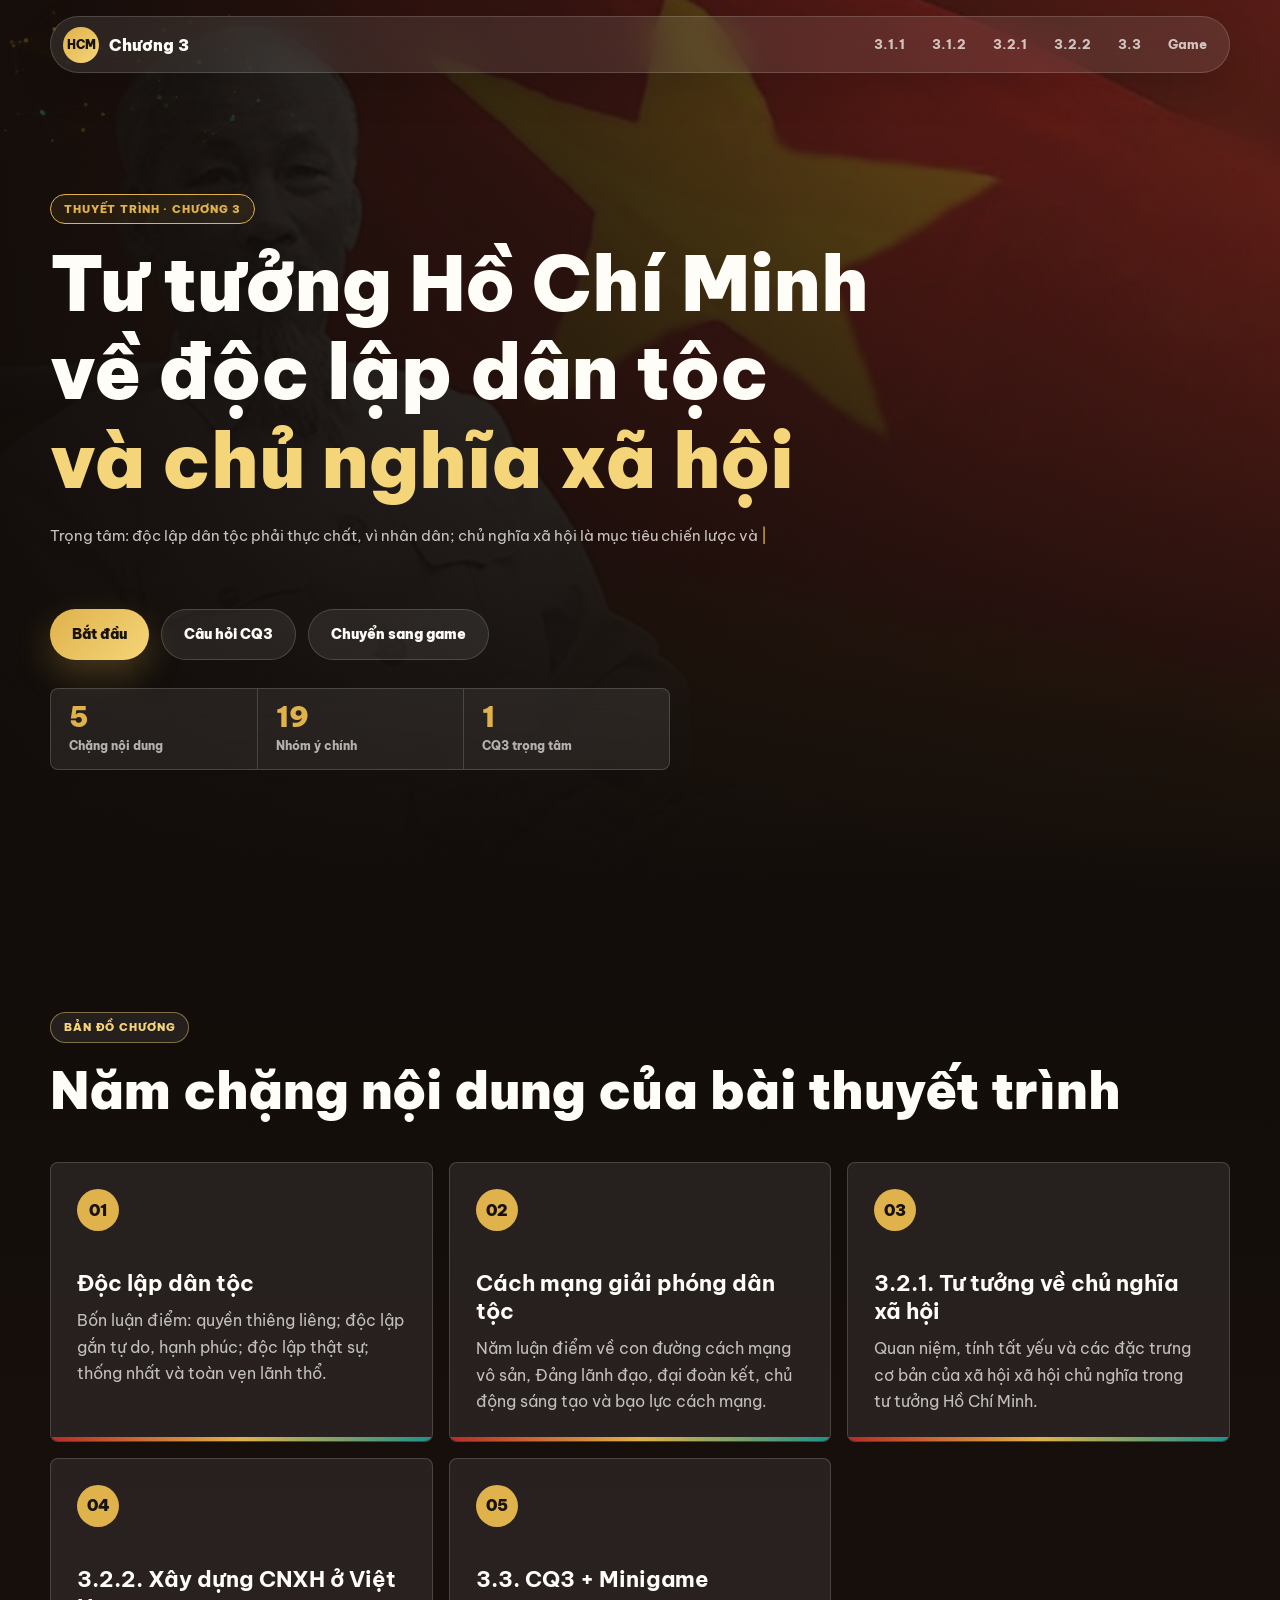
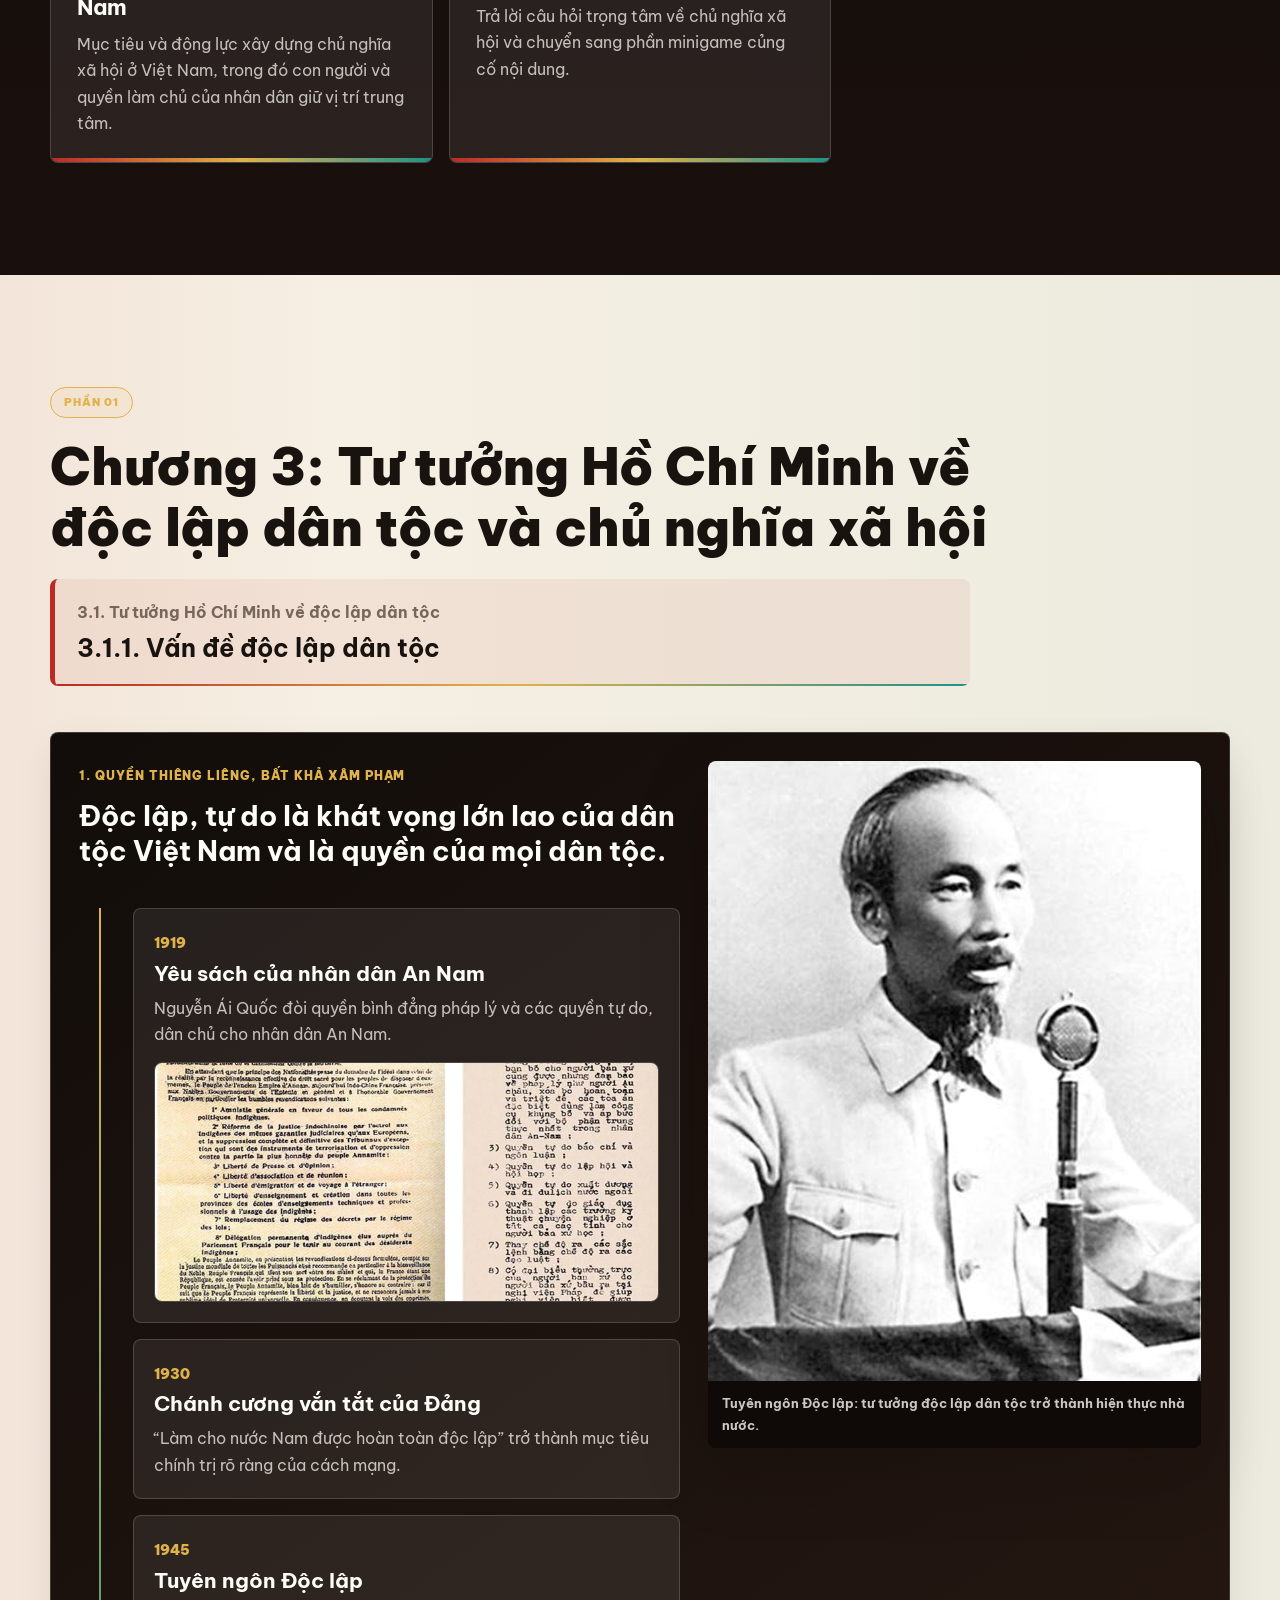
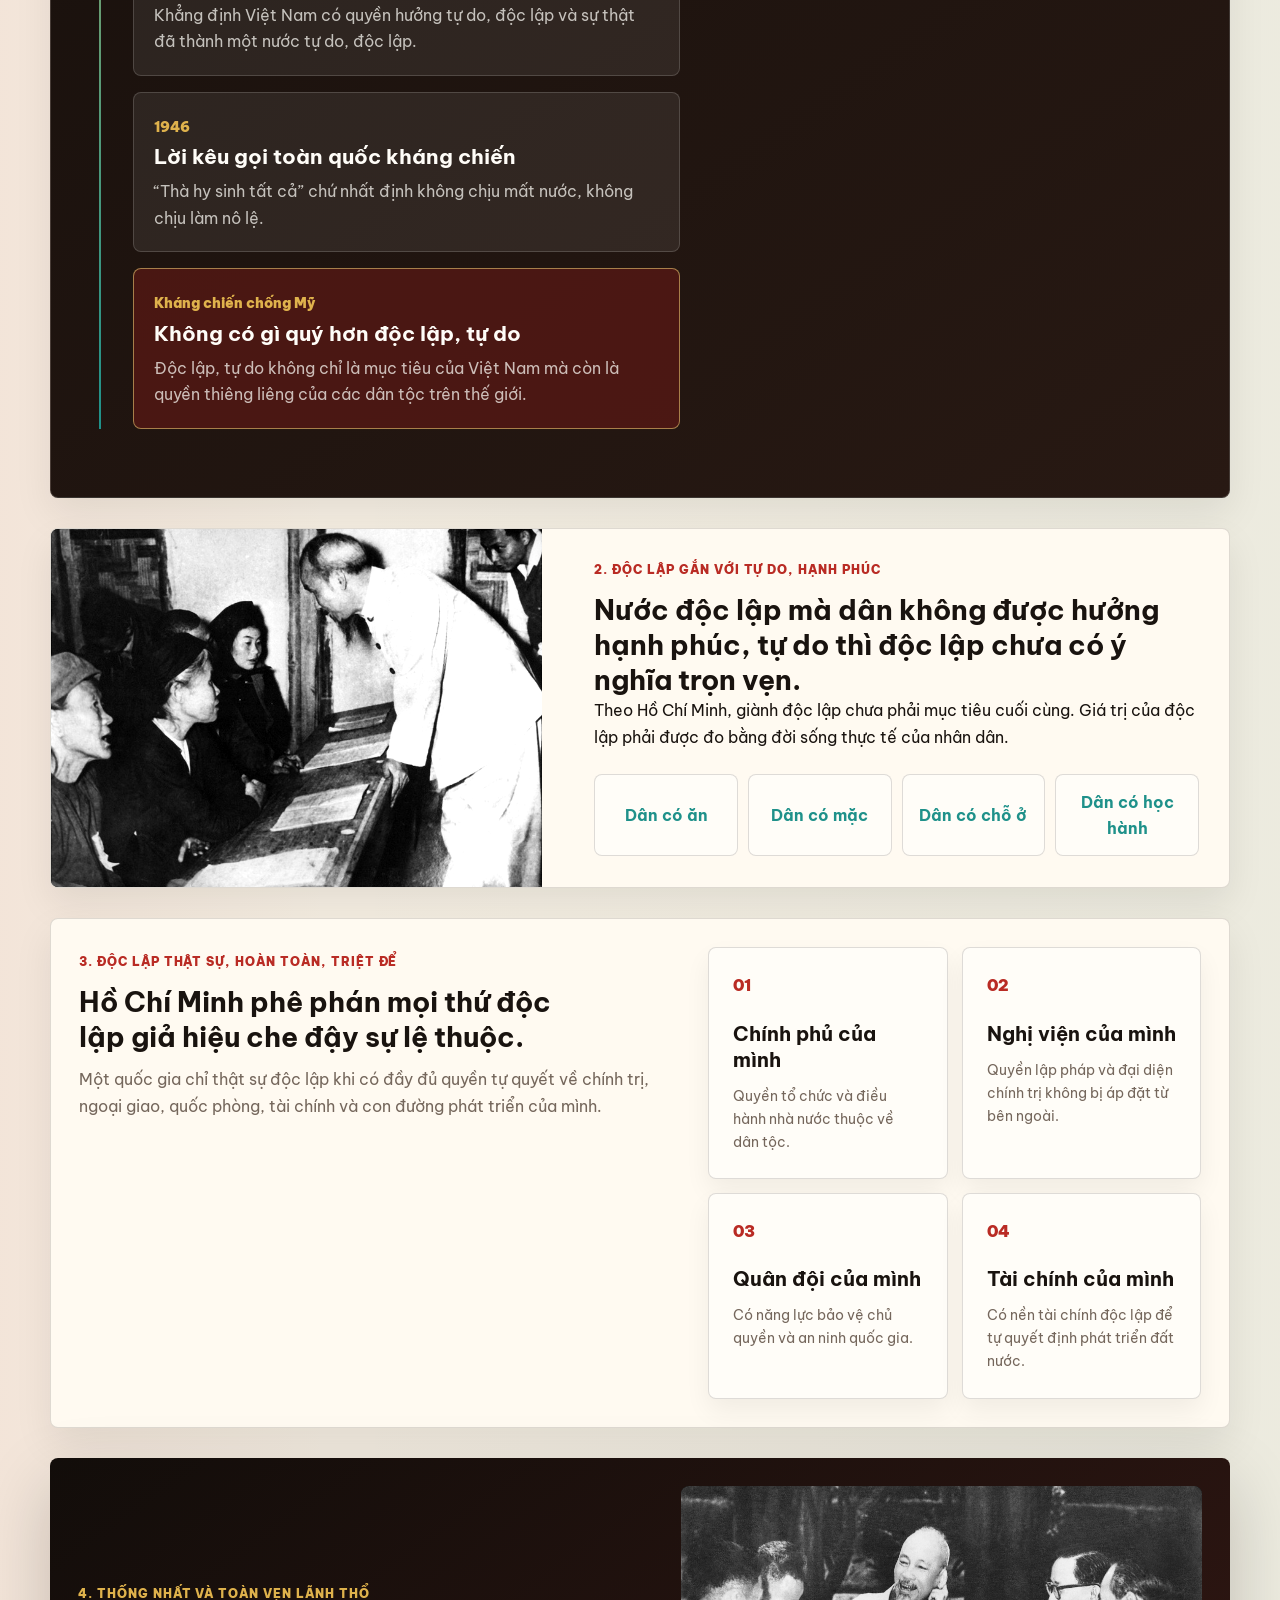
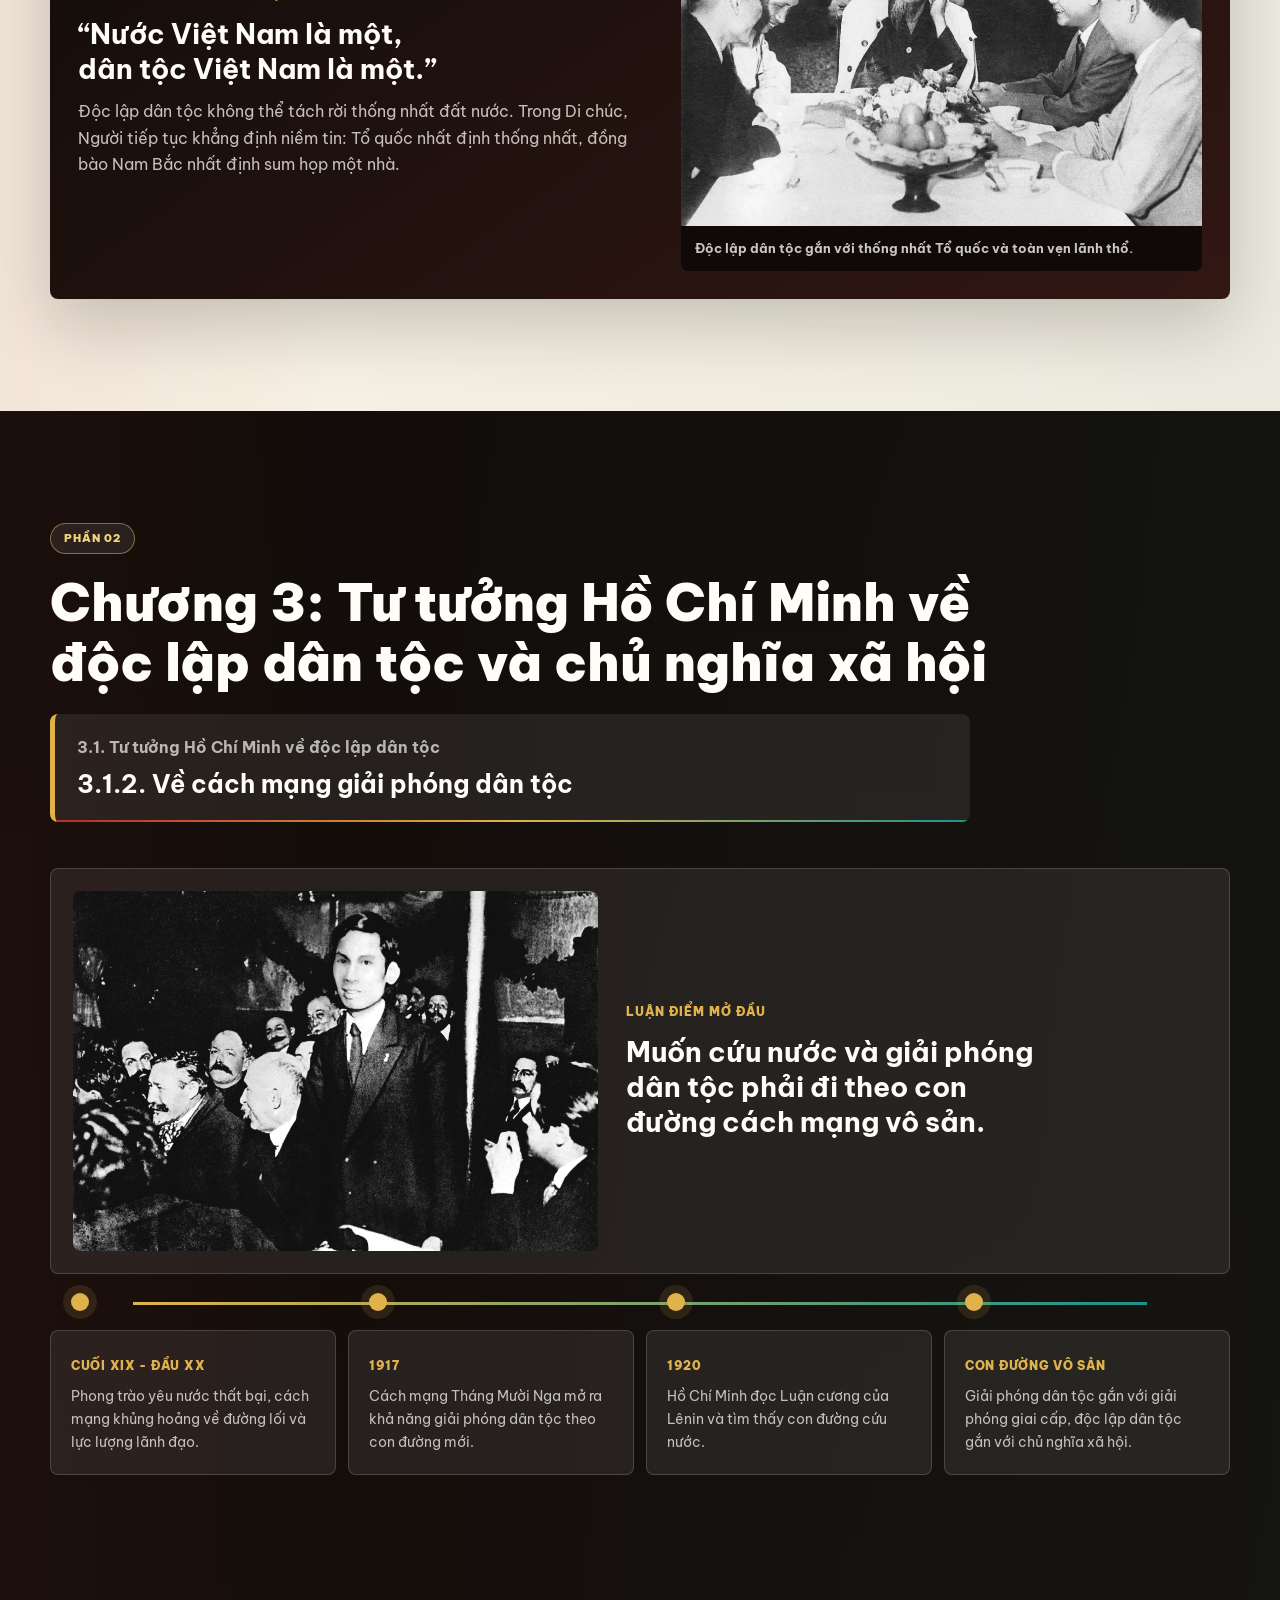
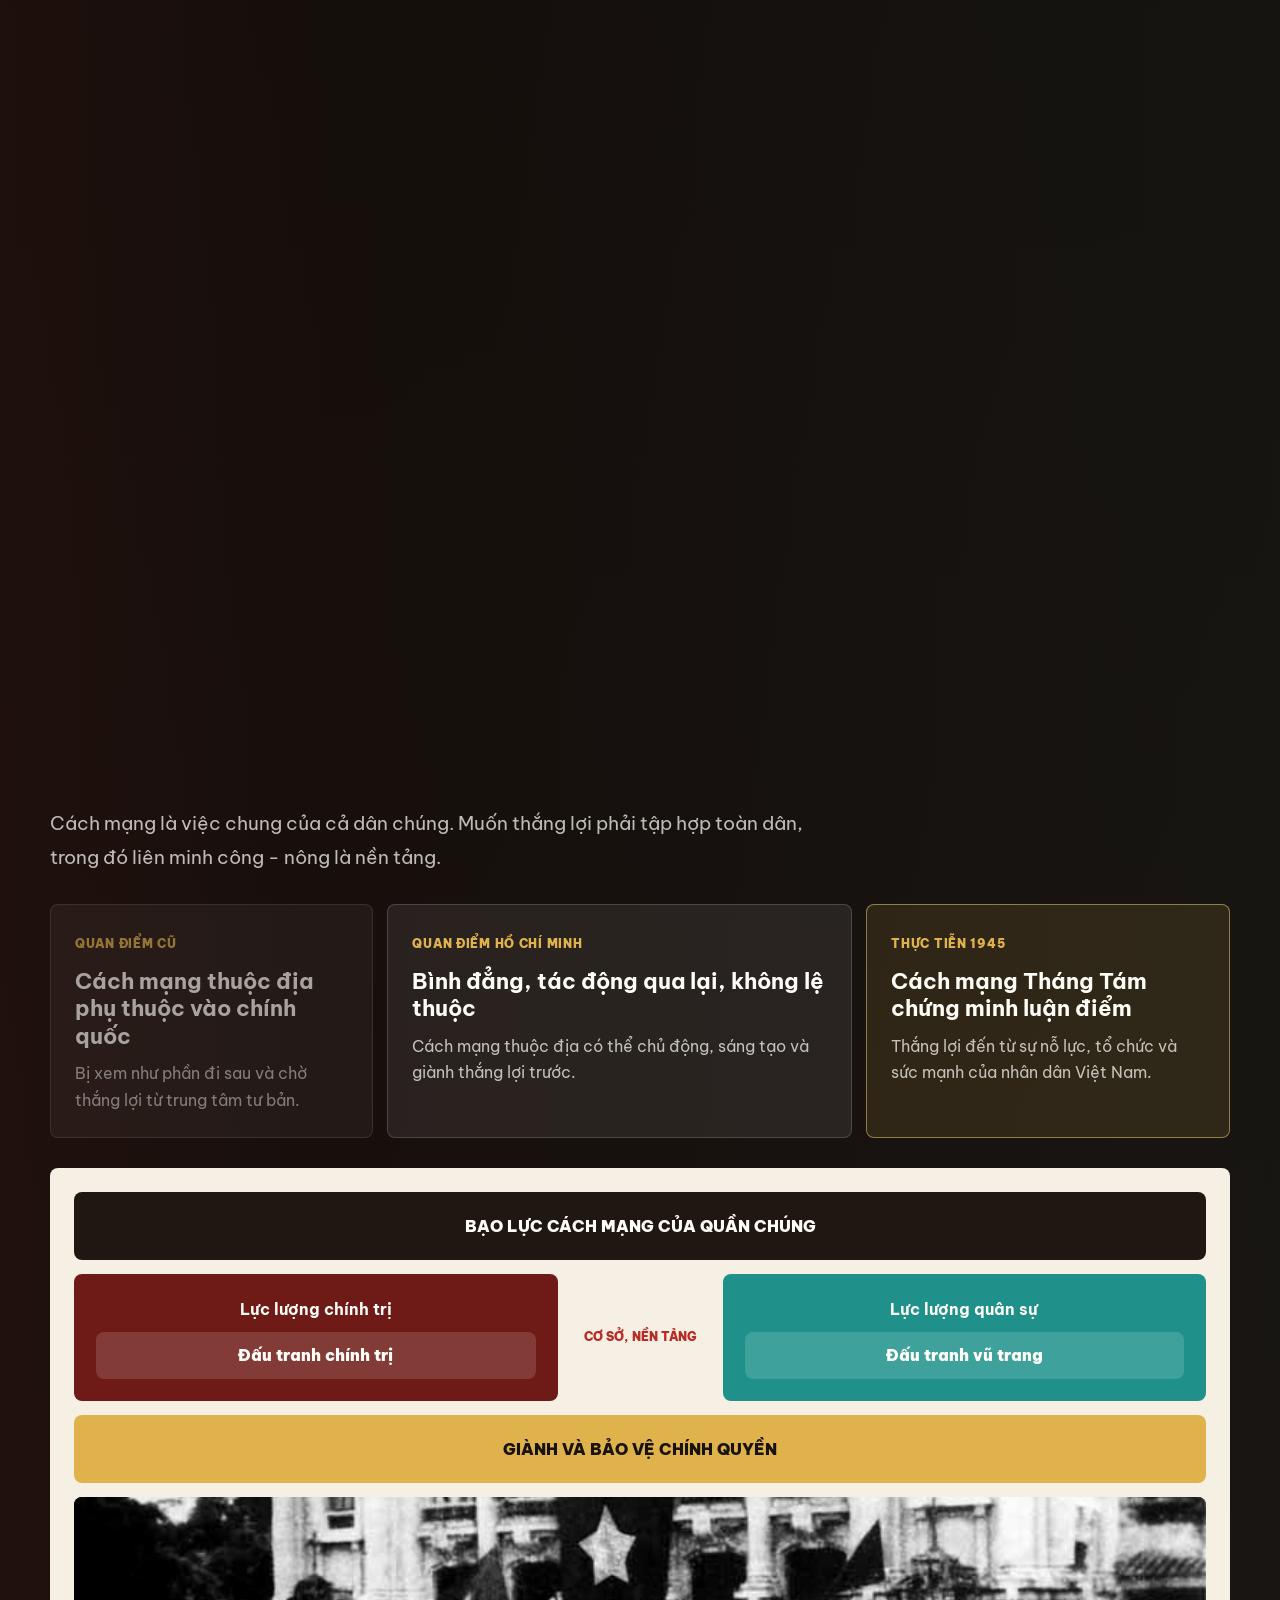
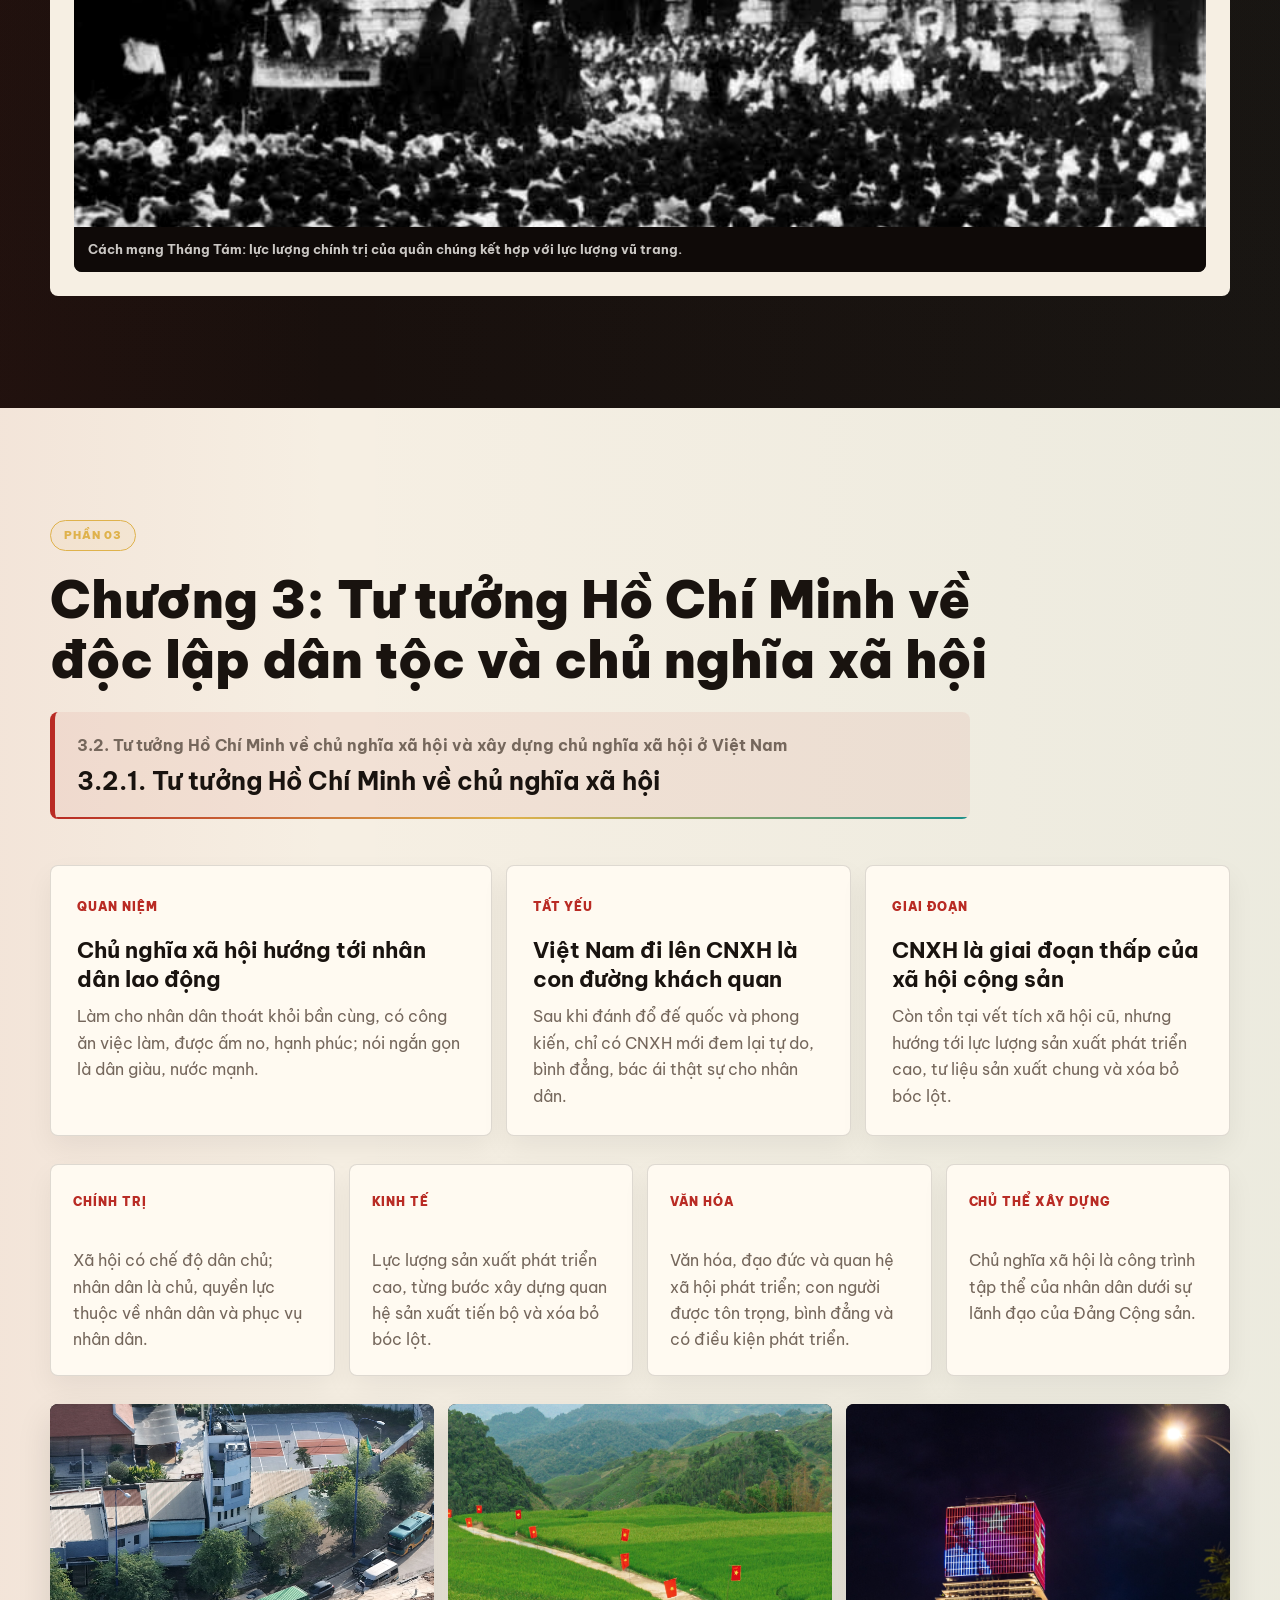
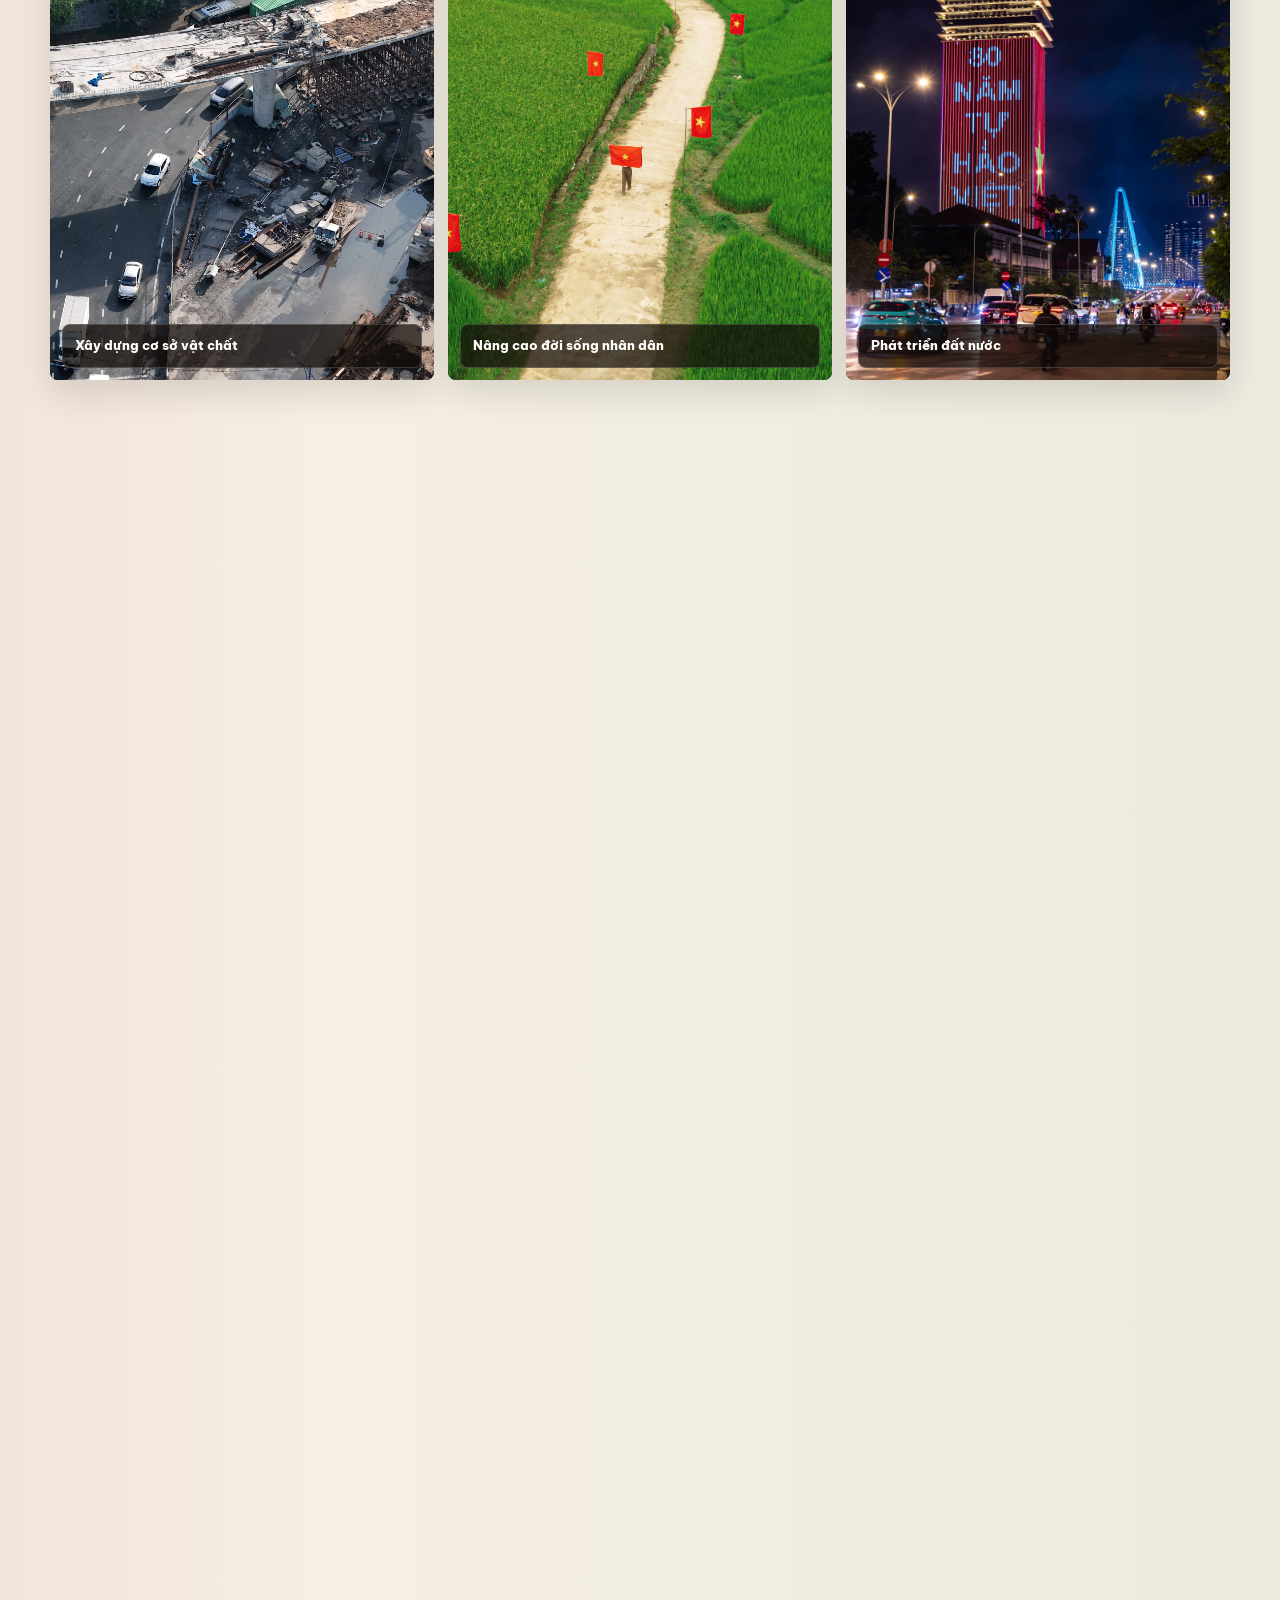
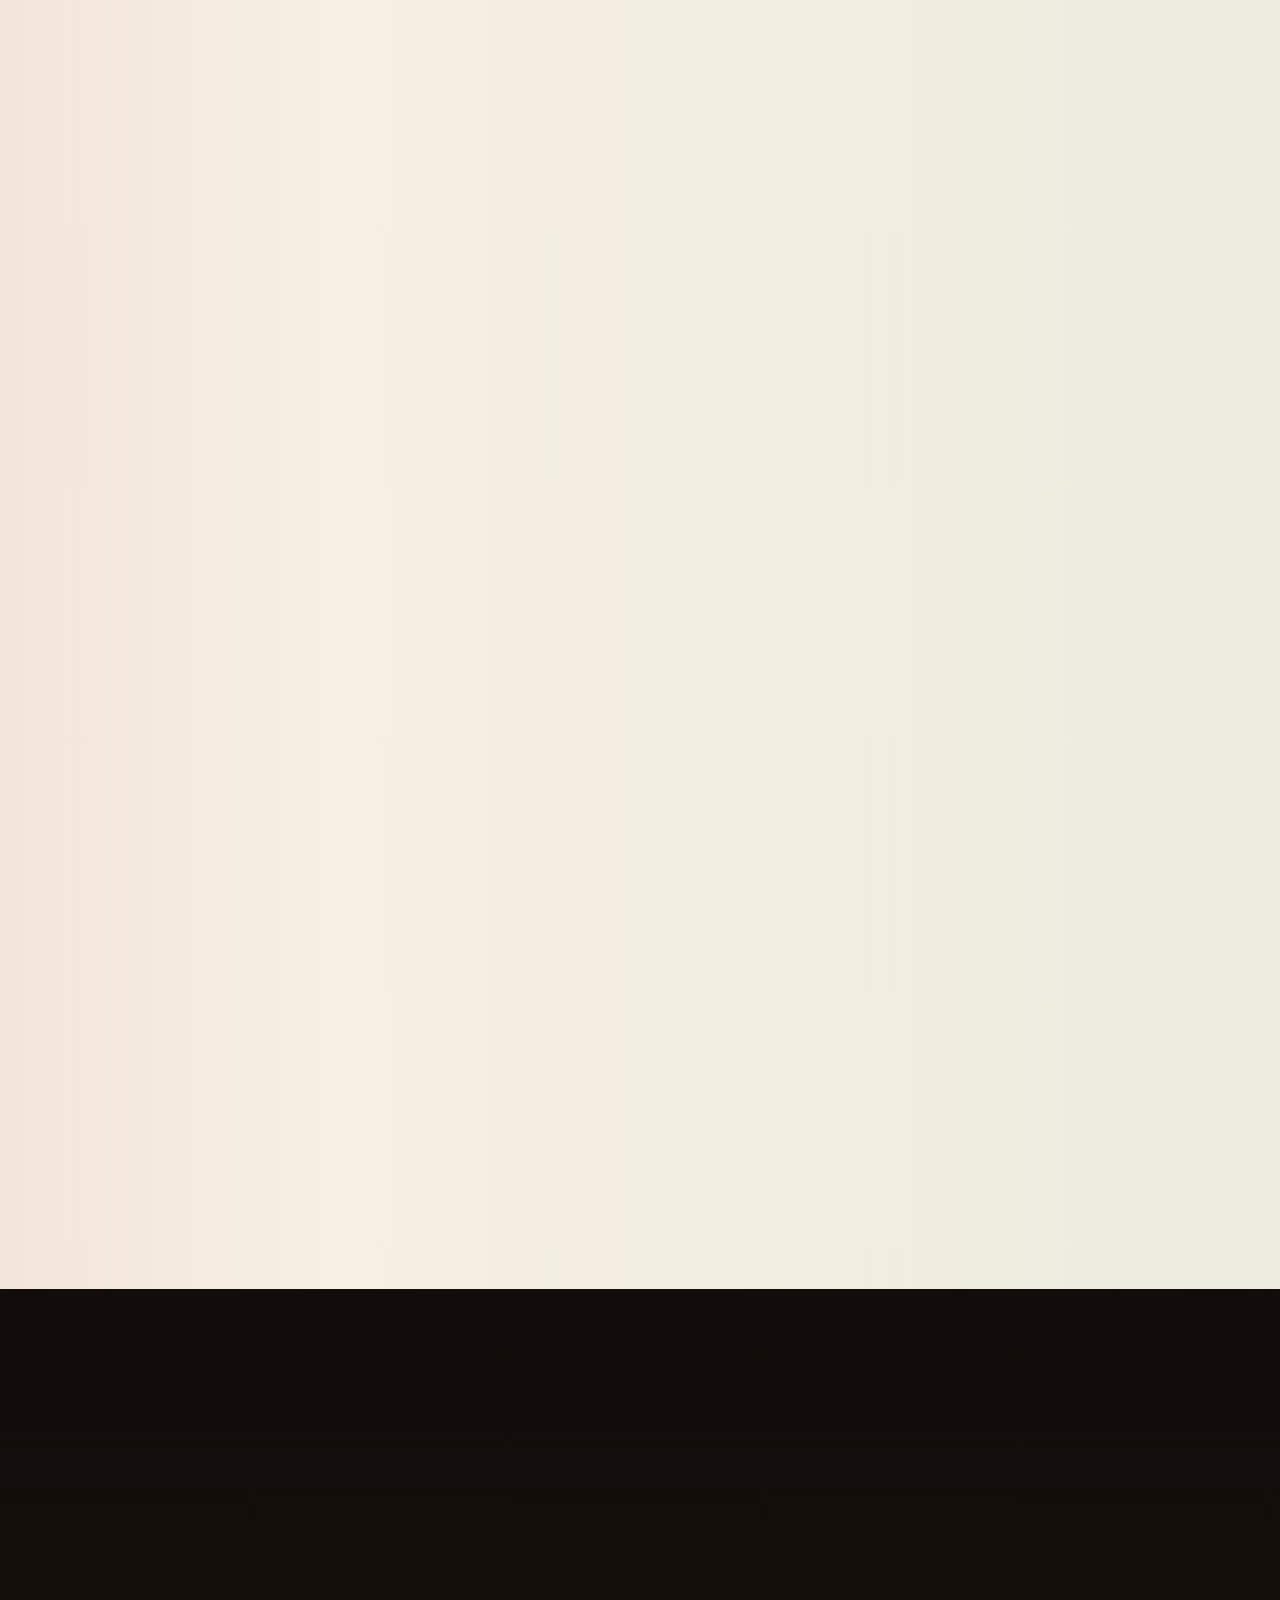
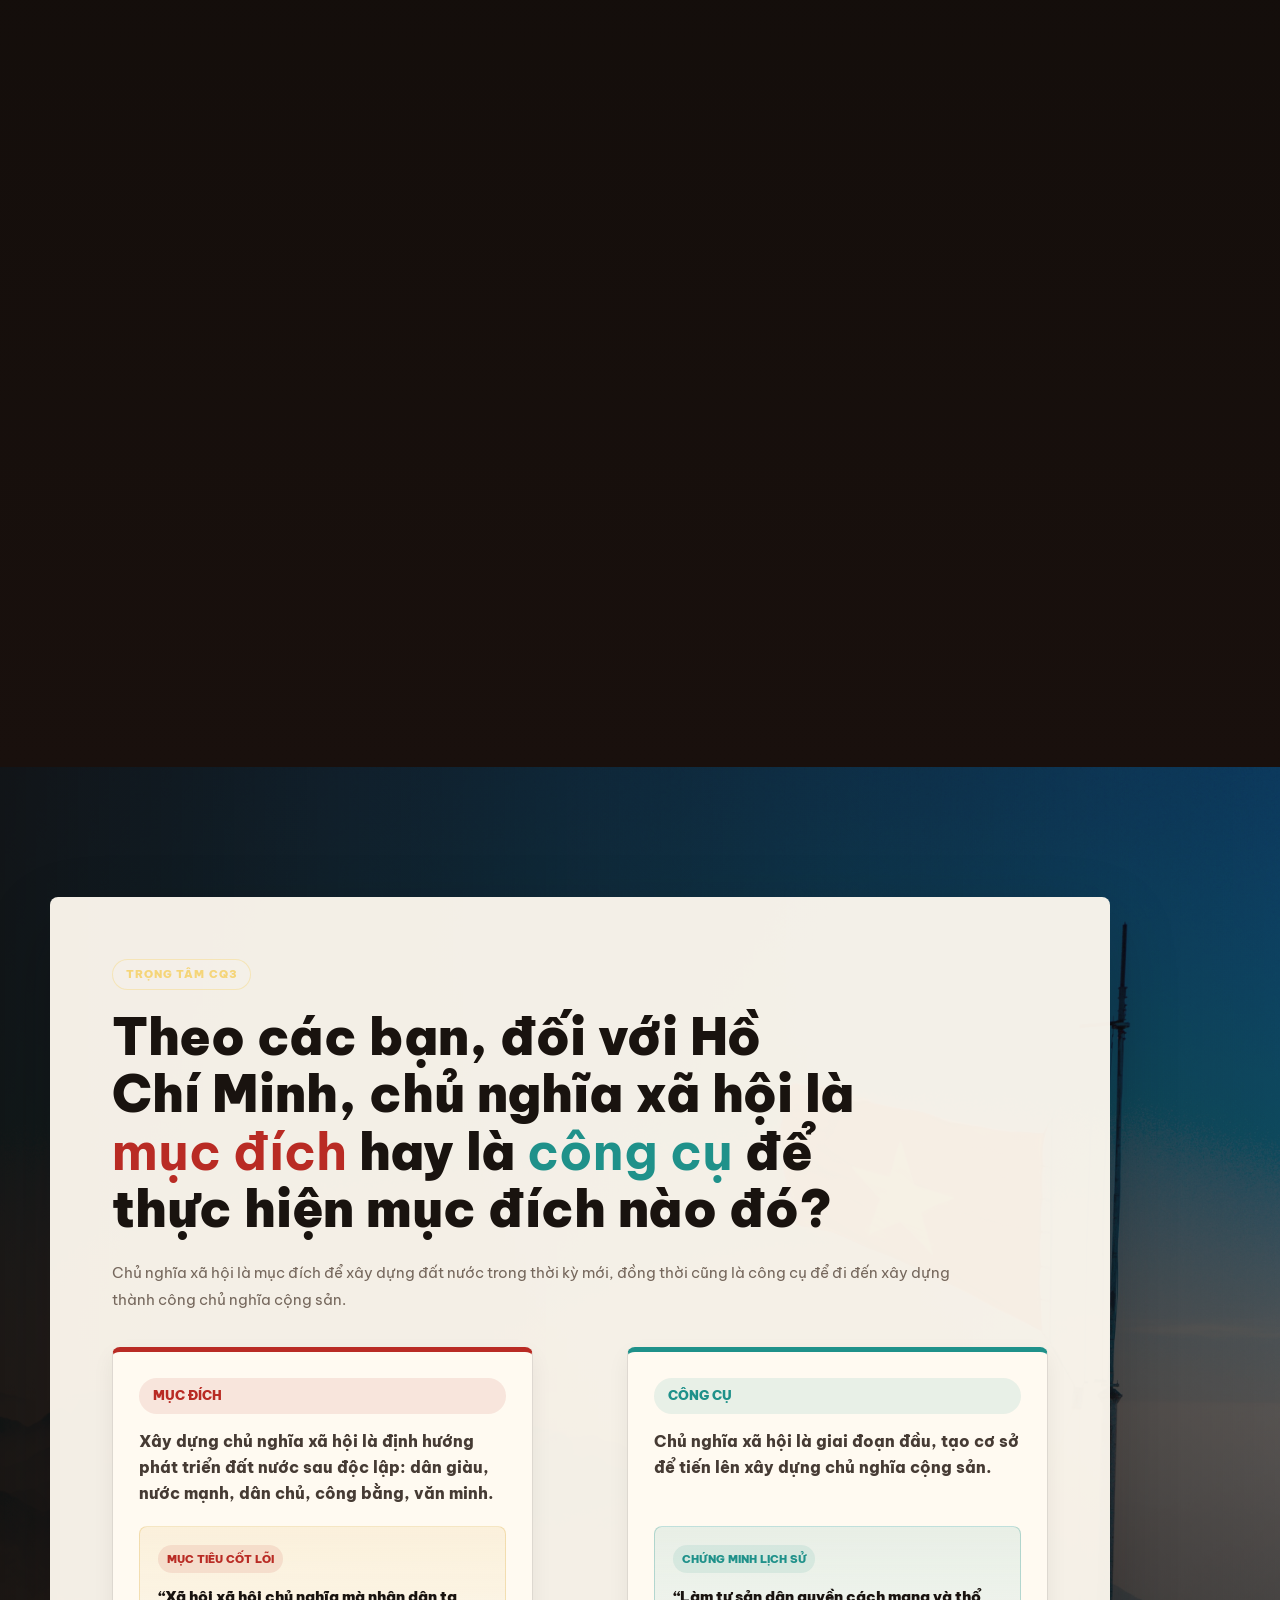
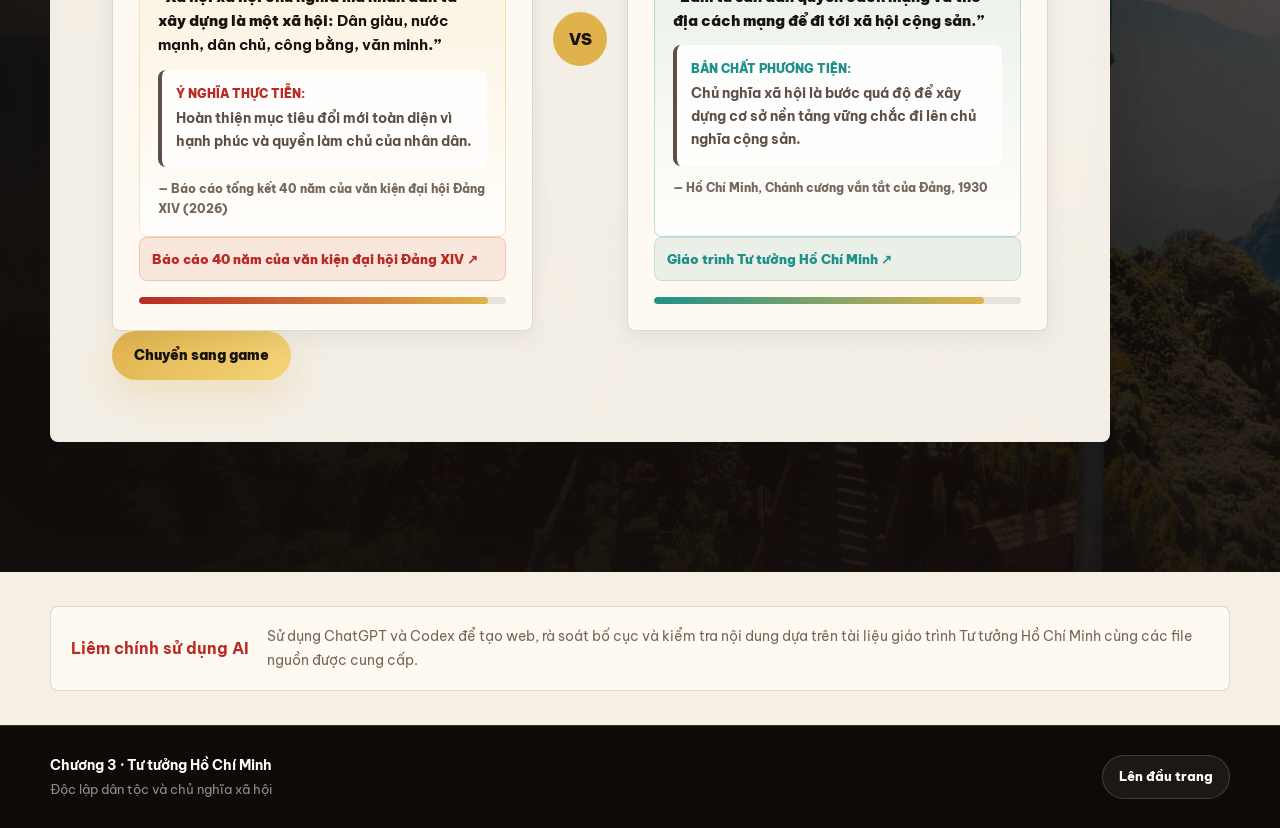
<file: index.html>
<!DOCTYPE html>
<html lang="vi">

<head>
  <meta charset="UTF-8">
  <meta name="viewport" content="width=device-width, initial-scale=1.0">
  <title>Chương 3 | Tư tưởng Hồ Chí Minh</title>
  <meta name="description" content="Thuyết trình Chương 3: Tư tưởng Hồ Chí Minh về độc lập dân tộc và chủ nghĩa xã hội">
  <link rel="icon" href="data:,">
  <link rel="preconnect" href="https://fonts.googleapis.com">
  <link rel="preconnect" href="https://fonts.gstatic.com" crossorigin>
  <link href="https://fonts.googleapis.com/css2?family=Be+Vietnam+Pro:wght@400;500;600;700;800;900&display=swap" rel="stylesheet">
  <link rel="stylesheet" href="css/styles.css">
</head>

<body>
  <div class="scroll-progress" id="scrollProgress"></div>
  <canvas id="confettiCanvas"></canvas>

  <header class="nav" id="nav">
    <div class="nav-inner">
      <a class="nav-brand" href="#top">
        <span class="nav-logo">HCM</span>
        <span class="nav-title">Chương 3</span>
      </a>
      <nav class="nav-links" id="navLinks">
        <a href="#p311">3.1.1</a>
        <a href="#p312">3.1.2</a>
        <a href="#p321">3.2.1</a>
        <a href="#p322">3.2.2</a>
        <a href="#cq3">3.3</a>
        <a href="luat-choi.html">Game</a>
      </nav>
      <button class="nav-burger" id="navBurger" aria-label="Menu" aria-expanded="false">
        <span></span><span></span><span></span>
      </button>
    </div>
  </header>

  <main id="top">
    <section class="hero" id="hero">
      <canvas class="hero-particles" id="heroParticles"></canvas>
      <div class="hero-bg">
        <img src="img/chu-tich-ho-chi-minh.jpg" alt="Chủ tịch Hồ Chí Minh" id="heroImg">
      </div>
      <div class="hero-gradient"></div>

      <div class="hero-content">
        <p class="hero-chip anim">Thuyết trình · Chương 3</p>
        <h1 class="hero-title">
          <span class="title-line anim" data-delay="80">Tư tưởng Hồ Chí Minh</span>
          <span class="title-line anim" data-delay="160">về độc lập dân tộc</span>
          <span class="title-line title-highlight anim" data-delay="240">và chủ nghĩa xã hội</span>
        </h1>
        <p class="hero-desc anim" data-delay="320">
          <span class="typing-wrap"><span class="typing-text" id="typingText"></span><span class="typing-cursor">|</span></span>
        </p>
        <div class="hero-ctas anim" data-delay="420">
          <a href="#p311" class="cta cta-gold magnetic" data-strength="18">Bắt đầu</a>
          <a href="#cq3" class="cta cta-glass magnetic" data-strength="14">Câu hỏi CQ3</a>
          <a href="luat-choi.html" class="cta cta-glass magnetic" data-strength="14">Chuyển sang game</a>
        </div>
      </div>

      <div class="hero-counter anim" data-delay="540">
        <div class="counter-item">
          <span class="counter-num" data-target="5">0</span>
          <span class="counter-label">Chặng nội dung</span>
        </div>
        <div class="counter-item">
          <span class="counter-num" data-target="19">0</span>
          <span class="counter-label">Nhóm ý chính</span>
        </div>
        <div class="counter-item">
          <span class="counter-num" data-target="1">0</span>
          <span class="counter-label">CQ3 trọng tâm</span>
        </div>
      </div>
    </section>

    <section class="overview section-dark">
      <div class="container">
        <span class="label label--light anim">Bản đồ chương</span>
        <h2 class="section-title section-title--light word-reveal" data-text="Năm chặng nội dung của bài thuyết trình">Năm chặng nội dung của bài thuyết trình</h2>
        <div class="chapter-map">
          <article class="map-card anim">
            <span>01</span>
            <h3>Độc lập dân tộc</h3>
            <p>Bốn luận điểm: quyền thiêng liêng; độc lập gắn tự do, hạnh phúc; độc lập thật sự; thống nhất và toàn vẹn lãnh thổ.</p>
          </article>
          <article class="map-card anim" data-delay="80">
            <span>02</span>
            <h3>Cách mạng giải phóng dân tộc</h3>
            <p>Năm luận điểm về con đường cách mạng vô sản, Đảng lãnh đạo, đại đoàn kết, chủ động sáng tạo và bạo lực cách mạng.</p>
          </article>
          <article class="map-card anim" data-delay="160">
            <span>03</span>
            <h3>3.2.1. Tư tưởng về chủ nghĩa xã hội</h3>
            <p>Quan niệm, tính tất yếu và các đặc trưng cơ bản của xã hội xã hội chủ nghĩa trong tư tưởng Hồ Chí Minh.</p>
          </article>
          <article class="map-card anim" data-delay="240">
            <span>04</span>
            <h3>3.2.2. Xây dựng CNXH ở Việt Nam</h3>
            <p>Mục tiêu và động lực xây dựng chủ nghĩa xã hội ở Việt Nam, trong đó con người và quyền làm chủ của nhân dân giữ vị trí trung tâm.</p>
          </article>
          <article class="map-card anim" data-delay="320">
            <span>05</span>
            <h3>3.3. CQ3 + Minigame</h3>
            <p>Trả lời câu hỏi trọng tâm về chủ nghĩa xã hội và chuyển sang phần minigame củng cố nội dung.</p>
          </article>
        </div>
      </div>
    </section>

    <section class="presentation section-light" id="p311">
      <div class="container">
        <div class="presentation-heading">
          <span class="label anim">Phần 01</span>
          <h2 class="section-title word-reveal" data-text="Chương 3: Tư tưởng Hồ Chí Minh về độc lập dân tộc và chủ nghĩa xã hội">Chương 3: Tư tưởng Hồ Chí Minh về độc lập dân tộc và chủ nghĩa xã hội</h2>
          <div class="title-stack anim">
            <span>3.1. Tư tưởng Hồ Chí Minh về độc lập dân tộc</span>
            <strong>3.1.1. Vấn đề độc lập dân tộc</strong>
          </div>
        </div>

        <div class="brief-block brief-block--dark anim">
          <div>
            <span class="block-kicker">1. Quyền thiêng liêng, bất khả xâm phạm</span>
            <h3>Độc lập, tự do là khát vọng lớn lao của dân tộc Việt Nam và là quyền của mọi dân tộc.</h3>
            <div class="vertical-timeline">
              <article class="timeline-card anim">
                <span class="year">1919</span>
                <h4>Yêu sách của nhân dân An Nam</h4>
                <p>Nguyễn Ái Quốc đòi quyền bình đẳng pháp lý và các quyền tự do, dân chủ cho nhân dân An Nam.</p>
                <img src="img/brief-image4.png" alt="Yêu sách của nhân dân An Nam">
              </article>
              <article class="timeline-card anim">
                <span class="year">1930</span>
                <h4>Chánh cương vắn tắt của Đảng</h4>
                <p>“Làm cho nước Nam được hoàn toàn độc lập” trở thành mục tiêu chính trị rõ ràng của cách mạng.</p>
              </article>
              <article class="timeline-card anim">
                <span class="year">1945</span>
                <h4>Tuyên ngôn Độc lập</h4>
                <p>Khẳng định Việt Nam có quyền hưởng tự do, độc lập và sự thật đã thành một nước tự do, độc lập.</p>
              </article>
              <article class="timeline-card anim">
                <span class="year">1946</span>
                <h4>Lời kêu gọi toàn quốc kháng chiến</h4>
                <p>“Thà hy sinh tất cả” chứ nhất định không chịu mất nước, không chịu làm nô lệ.</p>
              </article>
              <article class="timeline-card timeline-card--accent anim">
                <span class="year">Kháng chiến chống Mỹ</span>
                <h4>Không có gì quý hơn độc lập, tự do</h4>
                <p>Độc lập, tự do không chỉ là mục tiêu của Việt Nam mà còn là quyền thiêng liêng của các dân tộc trên thế giới.</p>
              </article>
            </div>
          </div>
          <figure class="sticky-visual">
            <img src="img/brief-image2.jpg" alt="Quảng trường Ba Đình ngày 2-9-1945">
            <figcaption>Tuyên ngôn Độc lập: tư tưởng độc lập dân tộc trở thành hiện thực nhà nước.</figcaption>
          </figure>
        </div>

        <div class="life-proof anim">
          <figure>
            <img src="img/brief-image3.png" alt="Chủ tịch Hồ Chí Minh với lớp Bình dân học vụ">
          </figure>
          <div class="life-copy">
            <span>2. Độc lập gắn với tự do, hạnh phúc</span>
            <h3>Nước độc lập mà dân không được hưởng hạnh phúc, tự do thì độc lập chưa có ý nghĩa trọn vẹn.</h3>
            <p>Theo Hồ Chí Minh, giành độc lập chưa phải mục tiêu cuối cùng. Giá trị của độc lập phải được đo bằng đời sống thực tế của nhân dân.</p>
            <div class="life-grid">
              <b>Dân có ăn</b>
              <b>Dân có mặc</b>
              <b>Dân có chỗ ở</b>
              <b>Dân có học hành</b>
            </div>
          </div>
        </div>

        <div class="brief-block anim">
          <div>
            <span class="block-kicker">3. Độc lập thật sự, hoàn toàn, triệt để</span>
            <h3>Hồ Chí Minh phê phán mọi thứ độc lập giả hiệu che đậy sự lệ thuộc.</h3>
            <p>Một quốc gia chỉ thật sự độc lập khi có đầy đủ quyền tự quyết về chính trị, ngoại giao, quốc phòng, tài chính và con đường phát triển của mình.</p>
          </div>
          <div class="sovereignty-grid">
            <article class="focus-card anim"><span>01</span><h4>Chính phủ của mình</h4><p>Quyền tổ chức và điều hành nhà nước thuộc về dân tộc.</p></article>
            <article class="focus-card anim"><span>02</span><h4>Nghị viện của mình</h4><p>Quyền lập pháp và đại diện chính trị không bị áp đặt từ bên ngoài.</p></article>
            <article class="focus-card anim"><span>03</span><h4>Quân đội của mình</h4><p>Có năng lực bảo vệ chủ quyền và an ninh quốc gia.</p></article>
            <article class="focus-card anim"><span>04</span><h4>Tài chính của mình</h4><p>Có nền tài chính độc lập để tự quyết định phát triển đất nước.</p></article>
          </div>
        </div>

        <div class="unity-block anim">
          <div>
            <span class="block-kicker">4. Thống nhất và toàn vẹn lãnh thổ</span>
            <h3>“Nước Việt Nam là một, dân tộc Việt Nam là một.”</h3>
            <p>Độc lập dân tộc không thể tách rời thống nhất đất nước. Trong Di chúc, Người tiếp tục khẳng định niềm tin: Tổ quốc nhất định thống nhất, đồng bào Nam Bắc nhất định sum họp một nhà.</p>
          </div>
          <figure>
            <img src="img/brief-image5.png" alt="Chủ tịch Hồ Chí Minh tiếp đoàn đại biểu miền Nam">
            <figcaption>Độc lập dân tộc gắn với thống nhất Tổ quốc và toàn vẹn lãnh thổ.</figcaption>
          </figure>
        </div>
      </div>
    </section>

    <section class="presentation section-dark" id="p312">
      <div class="container">
        <div class="presentation-heading">
          <span class="label label--light anim">Phần 02</span>
          <h2 class="section-title section-title--light word-reveal" data-text="Chương 3: Tư tưởng Hồ Chí Minh về độc lập dân tộc và chủ nghĩa xã hội">Chương 3: Tư tưởng Hồ Chí Minh về độc lập dân tộc và chủ nghĩa xã hội</h2>
          <div class="title-stack title-stack--dark anim">
            <span>3.1. Tư tưởng Hồ Chí Minh về độc lập dân tộc</span>
            <strong>3.1.2. Về cách mạng giải phóng dân tộc</strong>
          </div>
        </div>

        <div class="visual-quote anim">
          <figure>
            <img src="img/brief-image6.png" alt="Nguyễn Ái Quốc tại Đại hội Tua năm 1920">
          </figure>
          <div>
            <span>Luận điểm mở đầu</span>
            <h3>Muốn cứu nước và giải phóng dân tộc phải đi theo con đường cách mạng vô sản.</h3>
          </div>
        </div>

        <div class="horizontal-timeline anim">
          <article><span>Cuối XIX - đầu XX</span><p>Phong trào yêu nước thất bại, cách mạng khủng hoảng về đường lối và lực lượng lãnh đạo.</p></article>
          <article><span>1917</span><p>Cách mạng Tháng Mười Nga mở ra khả năng giải phóng dân tộc theo con đường mới.</p></article>
          <article><span>1920</span><p>Hồ Chí Minh đọc Luận cương của Lênin và tìm thấy con đường cứu nước.</p></article>
          <article><span>Con đường vô sản</span><p>Giải phóng dân tộc gắn với giải phóng giai cấp, độc lập dân tộc gắn với chủ nghĩa xã hội.</p></article>
        </div>

        <div class="party-diagram anim">
          <article class="party-node"><span>Trong nước</span><p>Vận động và tổ chức dân chúng.</p></article>
          <article class="party-core"><h3>Đảng Cộng sản</h3><p>Nhân tố quyết định thắng lợi của cách mạng giải phóng dân tộc.</p></article>
          <article class="party-node"><span>Quốc tế</span><p>Liên lạc với các dân tộc bị áp bức và giai cấp vô sản mọi nơi.</p></article>
          <article class="party-node party-node--wide"><span>Vai trò tiên phong</span><p>Đội tiên phong của giai cấp công nhân, nhân dân lao động và dân tộc Việt Nam.</p></article>
        </div>
        <p class="quote-panel anim">“Đảng có vững cách mệnh mới thành công.”</p>

        <div class="unity-diagram anim">
          <div class="unity-ring">ĐẠI ĐOÀN KẾT TOÀN DÂN TỘC</div>
          <div class="unity-center">LIÊN MINH<br>CÔNG - NÔNG</div>
          <span>Sĩ</span><span>Nông</span><span>Công</span><span>Thương</span>
        </div>
        <p class="section-desc section-desc--light anim">Cách mạng là việc chung của cả dân chúng. Muốn thắng lợi phải tập hợp toàn dân, trong đó liên minh công - nông là nền tảng.</p>

        <div class="compare-logic anim">
          <article class="dimmed">
            <span>Quan điểm cũ</span>
            <h3>Cách mạng thuộc địa phụ thuộc vào chính quốc</h3>
            <p>Bị xem như phần đi sau và chờ thắng lợi từ trung tâm tư bản.</p>
          </article>
          <article>
            <span>Quan điểm Hồ Chí Minh</span>
            <h3>Bình đẳng, tác động qua lại, không lệ thuộc</h3>
            <p>Cách mạng thuộc địa có thể chủ động, sáng tạo và giành thắng lợi trước.</p>
          </article>
          <article class="result">
            <span>Thực tiễn 1945</span>
            <h3>Cách mạng Tháng Tám chứng minh luận điểm</h3>
            <p>Thắng lợi đến từ sự nỗ lực, tổ chức và sức mạnh của nhân dân Việt Nam.</p>
          </article>
        </div>

        <div class="force-diagram anim">
          <div class="force-main">BẠO LỰC CÁCH MẠNG CỦA QUẦN CHÚNG</div>
          <div class="force-branch red"><b>Lực lượng chính trị</b><span>Đấu tranh chính trị</span></div>
          <div class="force-bridge">Cơ sở, nền tảng</div>
          <div class="force-branch teal"><b>Lực lượng quân sự</b><span>Đấu tranh vũ trang</span></div>
          <div class="force-result">GIÀNH VÀ BẢO VỆ CHÍNH QUYỀN</div>
          <figure>
            <img src="img/brief-image7.png" alt="Quần chúng trong Cách mạng Tháng Tám">
            <figcaption>Cách mạng Tháng Tám: lực lượng chính trị của quần chúng kết hợp với lực lượng vũ trang.</figcaption>
          </figure>
        </div>
      </div>
    </section>

    <section class="presentation section-light" id="p321">
      <div class="container">
        <div class="presentation-heading">
          <span class="label anim">Phần 03</span>
          <h2 class="section-title word-reveal" data-text="Chương 3: Tư tưởng Hồ Chí Minh về độc lập dân tộc và chủ nghĩa xã hội">Chương 3: Tư tưởng Hồ Chí Minh về độc lập dân tộc và chủ nghĩa xã hội</h2>
          <div class="title-stack anim">
            <span>3.2. Tư tưởng Hồ Chí Minh về chủ nghĩa xã hội và xây dựng chủ nghĩa xã hội ở Việt Nam</span>
            <strong>3.2.1. Tư tưởng Hồ Chí Minh về chủ nghĩa xã hội</strong>
          </div>
        </div>

        <div class="soc-overview">
          <article class="soc-panel anim">
            <span>Quan niệm</span>
            <h3>Chủ nghĩa xã hội hướng tới nhân dân lao động</h3>
            <p>Làm cho nhân dân thoát khỏi bần cùng, có công ăn việc làm, được ấm no, hạnh phúc; nói ngắn gọn là dân giàu, nước mạnh.</p>
          </article>
          <article class="soc-panel anim">
            <span>Tất yếu</span>
            <h3>Việt Nam đi lên CNXH là con đường khách quan</h3>
            <p>Sau khi đánh đổ đế quốc và phong kiến, chỉ có CNXH mới đem lại tự do, bình đẳng, bác ái thật sự cho nhân dân.</p>
          </article>
          <article class="soc-panel anim">
            <span>Giai đoạn</span>
            <h3>CNXH là giai đoạn thấp của xã hội cộng sản</h3>
            <p>Còn tồn tại vết tích xã hội cũ, nhưng hướng tới lực lượng sản xuất phát triển cao, tư liệu sản xuất chung và xóa bỏ bóc lột.</p>
          </article>
        </div>

        <div class="character-grid anim">
          <article><span>Chính trị</span><p>Xã hội có chế độ dân chủ; nhân dân là chủ, quyền lực thuộc về nhân dân và phục vụ nhân dân.</p></article>
          <article><span>Kinh tế</span><p>Lực lượng sản xuất phát triển cao, từng bước xây dựng quan hệ sản xuất tiến bộ và xóa bỏ bóc lột.</p></article>
          <article><span>Văn hóa</span><p>Văn hóa, đạo đức và quan hệ xã hội phát triển; con người được tôn trọng, bình đẳng và có điều kiện phát triển.</p></article>
          <article><span>Chủ thể xây dựng</span><p>Chủ nghĩa xã hội là công trình tập thể của nhân dân dưới sự lãnh đạo của Đảng Cộng sản.</p></article>
        </div>

        <div class="image-triptych anim">
          <figure>
            <img src="img/xay-dung-dat-nuoc.jpg" alt="Xây dựng đất nước">
            <figcaption>Xây dựng cơ sở vật chất</figcaption>
          </figure>
          <figure>
            <img src="img/dong-ruong-co-viet-nam.jpg" alt="Đời sống lao động của nhân dân">
            <figcaption>Nâng cao đời sống nhân dân</figcaption>
          </figure>
          <figure>
            <img src="img/viet-nam-modern.jpg" alt="Việt Nam hiện đại">
            <figcaption>Phát triển đất nước</figcaption>
          </figure>
        </div>
      </div>
    </section>

    <section class="presentation section-light" id="p322">
      <div class="container">
        <div class="presentation-heading">
          <span class="label anim">Phần 04</span>
          <h2 class="section-title word-reveal" data-text="3.2.2. Tư tưởng Hồ Chí Minh về xây dựng chủ nghĩa xã hội ở Việt Nam">3.2.2. Tư tưởng Hồ Chí Minh về xây dựng chủ nghĩa xã hội ở Việt Nam</h2>
          <div class="title-stack anim">
            <span>Xây dựng chủ nghĩa xã hội phải hướng tới con người, phát huy quyền làm chủ của nhân dân và phát triển toàn diện trên các lĩnh vực chính trị, kinh tế, văn hóa, xã hội.</span>
            <strong>Mục tiêu · Động lực</strong>
          </div>
        </div>

        <span class="section-kicker anim">01. Mục tiêu của chủ nghĩa xã hội</span>
        <div class="goal-diagram anim">
          <div class="human-core">CON NGƯỜI<small>Trung tâm của mục tiêu xây dựng chủ nghĩa xã hội</small></div>
          <article class="goal-card--quote"><span>Chính trị</span><blockquote>“Chế độ ta là chế độ dân chủ.<br>Tức là nhân dân làm chủ.”<cite>— Hồ Chí Minh</cite></blockquote><p>Xây dựng chế độ dân chủ; nhân dân là chủ và thực sự làm chủ. Quyền lực thuộc về nhân dân.</p></article>
          <article><span>Kinh tế</span><p>Xây dựng nền kinh tế phát triển cao, với công nghiệp và nông nghiệp hiện đại, khoa học - kỹ thuật tiên tiến; không ngừng nâng cao đời sống nhân dân.</p></article>
          <article><span>Văn hóa</span><p>Xây dựng nền văn hóa mang tính dân tộc, khoa học, đại chúng; phát triển con người và tiếp thu tinh hoa văn hóa nhân loại.</p></article>
          <article><span>Xã hội</span><p>Xây dựng xã hội dân chủ, công bằng, văn minh; quan hệ giữa người với người tốt đẹp, đời sống vật chất và tinh thần ngày càng được nâng cao.</p></article>
        </div>

        <span class="section-kicker section-kicker--dark anim">02. Động lực của chủ nghĩa xã hội</span>
        <div class="radial-section anim">
          <div class="radial-core">
            <div class="radial-copy">
              <strong>CON NGƯỜI</strong>
              <small>Động lực quan trọng và có tính quyết định</small>
              <blockquote>“Muốn xây dựng chủ nghĩa xã hội,<br>trước hết cần có những<br>con người xã hội chủ nghĩa.”<cite>— Hồ Chí Minh</cite></blockquote>
            </div>
            <div class="radial-media">
              <figure>
                <img src="img/bac-ho-bac-hung-hai.png" alt="Bác Hồ thăm công trình thủy lợi Bắc Hưng Hải">
                <figcaption>Bác Hồ với nhân dân trong công cuộc xây dựng miền Bắc.</figcaption>
              </figure>
              <figure>
                <img src="img/bac-ho-nha-may-det.png" alt="Bác Hồ thăm Nhà máy Dệt Nam Định">
                <figcaption>Bác Hồ thăm công nhân, nhấn mạnh vai trò lao động sản xuất.</figcaption>
              </figure>
            </div>
          </div>
          <p class="radial-intro">Hồ Chí Minh nhìn nhận động lực xây dựng chủ nghĩa xã hội như một hệ thống; trong đó con người giữ vai trò trung tâm.</p>
          <article class="orbit-card orbit-card--strong"><h3>Lợi ích của nhân dân</h3><blockquote>“Việc gì có lợi cho dân phải hết sức làm,<br>việc gì có hại cho dân phải hết sức tránh.”<cite>— Hồ Chí Minh</cite></blockquote><p>Chăm lo lợi ích chính đáng của nhân dân và kết hợp hài hòa lợi ích cá nhân, tập thể, xã hội.</p><b>Lợi ích chính đáng</b></article>
          <article class="orbit-card"><h3>Dân chủ</h3><p>Phát huy quyền làm chủ để khơi dậy sáng kiến, năng lực và sức sáng tạo của nhân dân.</p><b>Quyền làm chủ</b></article>
          <article class="orbit-card"><h3>Cá nhân</h3><p>Tạo điều kiện để mỗi người phát huy tài năng, sáng kiến và năng lực; kết hợp hài hòa lợi ích cá nhân với lợi ích chung.</p><b>Tài năng · Sáng kiến</b></article>
          <article class="orbit-card orbit-card--wide"><h3>Đại đoàn kết toàn dân</h3><p>Tập hợp và phát huy sức mạnh của mọi tầng lớp nhân dân thành sức mạnh chung trong xây dựng chủ nghĩa xã hội.</p><b>Sức mạnh toàn dân</b></article>
          <article class="orbit-card orbit-card--wide"><h3>Tổ chức và lãnh đạo</h3><p>Đảng, Nhà nước và các tổ chức chính trị - xã hội có vai trò tổ chức, tập hợp và phát huy sức mạnh của nhân dân.</p><div class="org-stack"><b>Đảng</b><span>↓</span><b>Nhà nước</b><span>↓</span><b>Các tổ chức chính trị - xã hội</b></div></article>
        </div>
      </div>
    </section>

    <section class="relationship section-dark">
      <div class="container">
        <span class="label label--light anim">Kết nối nội dung · Dẫn vào CQ3</span>
        <h2 class="section-title section-title--light word-reveal" data-text="Độc lập dân tộc gắn liền với chủ nghĩa xã hội">Độc lập dân tộc gắn liền với chủ nghĩa xã hội</h2>

        <div class="two-way anim">
          <article class="relation-box relation-red">
            <h3>Độc lập dân tộc</h3>
            <p>Là cơ sở, tiền đề để dân tộc làm chủ vận mệnh của mình, lựa chọn con đường phát triển và tiến lên chủ nghĩa xã hội.</p>
          </article>
          <div class="relation-arrow">
            <span>Cơ sở, tiền đề</span>
            <strong>⇄</strong>
            <span>Bảo đảm vững chắc</span>
          </div>
          <article class="relation-box relation-gold">
            <h3>Chủ nghĩa xã hội</h3>
            <p>Là điều kiện để bảo đảm nền độc lập dân tộc vững chắc, tạo cơ sở kinh tế, chính trị, xã hội và quốc phòng để bảo vệ thành quả độc lập lâu dài.</p>
          </article>
        </div>

        <span class="section-kicker section-kicker--light anim">3 điều kiện bảo đảm mối quan hệ</span>
        <div class="condition-triangle anim">
          <article><span>01</span><h3>Đảng Cộng sản lãnh đạo</h3><p>Giữ vững vai trò lãnh đạo của Đảng Cộng sản trong toàn bộ tiến trình cách mạng.</p></article>
          <article><span>02</span><h3>Đại đoàn kết toàn dân tộc</h3><p>Củng cố khối đại đoàn kết toàn dân, trên nền tảng liên minh công nhân - nông dân - trí thức.</p></article>
          <article><span>03</span><h3>Kết hợp sức mạnh dân tộc với sức mạnh thời đại</h3><p>Gắn đoàn kết dân tộc với đoàn kết quốc tế, kết hợp nội lực của dân tộc với những điều kiện thuận lợi của thời đại.</p></article>
          <div>Độc lập dân tộc là tiền đề để tiến lên chủ nghĩa xã hội; chủ nghĩa xã hội là điều kiện bảo đảm nền độc lập dân tộc vững chắc. Hai mục tiêu thống nhất trong con đường cách mạng Việt Nam.</div>
        </div>
        <div class="hero-ctas relationship-cta anim">
          <a href="#cq3" class="cta cta-gold magnetic" data-strength="14">Tiếp tục → CQ3</a>
        </div>
      </div>
    </section>

    <section class="cq3" id="cq3">
      <div class="cq3-bg">
        <img src="img/la-co-viet-nam-bay-phap-phoi.jpg" alt="Cờ đỏ sao vàng" loading="lazy">
      </div>
      <div class="cq3-overlay"></div>
      <div class="container">
        <div class="cq3-card anim">
          <span class="label label--light">Trọng tâm CQ3</span>
          <h2 class="cq3-title">Theo các bạn, đối với Hồ Chí Minh, chủ nghĩa xã hội là <strong class="hl-purpose">mục đích</strong> hay là <strong class="hl-tool">công cụ</strong> để thực hiện mục đích nào đó?</h2>
          <p class="cq3-answer">Chủ nghĩa xã hội là mục đích để xây dựng đất nước trong thời kỳ mới, đồng thời cũng là công cụ để đi đến xây dựng thành công chủ nghĩa cộng sản.</p>
          <div class="compare-wrap">
            <article class="compare-col compare-left">
              <div class="compare-badge">Mục đích</div>
              <p class="compare-lead">Xây dựng chủ nghĩa xã hội là định hướng phát triển đất nước sau độc lập: dân giàu, nước mạnh, dân chủ, công bằng, văn minh.</p>
              <div class="compare-evidence">
                <span class="evidence-tag">Mục tiêu cốt lõi</span>
                <p class="evidence-quote">“Xã hội xã hội chủ nghĩa mà nhân dân ta xây dựng là một xã hội: <strong>Dân giàu, nước mạnh, dân chủ, công bằng, văn minh</strong>.”</p>
                <div class="evidence-highlight"><span>Ý nghĩa thực tiễn:</span> Hoàn thiện mục tiêu đổi mới toàn diện vì hạnh phúc và quyền làm chủ của nhân dân.</div>
                <span class="evidence-source">— Báo cáo tổng kết 40 năm của văn kiện đại hội Đảng XIV (2026)</span>
              </div>
              <a href="https://xdcs.cdnchinhphu.vn/446259493575335936/2026/2/6/bao-cao-tong-ket-40-nam-17703880527452025545925-1770393521372639383648.pdf#page=13" target="_blank" rel="noopener noreferrer" class="compare-doc-link">Báo cáo 40 năm của văn kiện đại hội Đảng XIV ↗</a>
              <div class="compare-bar"><div class="compare-fill" data-width="95"></div></div>
            </article>
            <div class="compare-divider"><div class="compare-vs">VS</div></div>
            <article class="compare-col compare-right">
              <div class="compare-badge">Công cụ</div>
              <p class="compare-lead">Chủ nghĩa xã hội là giai đoạn đầu, tạo cơ sở để tiến lên xây dựng chủ nghĩa cộng sản.</p>
              <div class="compare-evidence">
                <span class="evidence-tag">Chứng minh lịch sử</span>
                <p class="evidence-quote">“Làm tư sản dân quyền cách mạng và thổ địa cách mạng để đi tới xã hội cộng sản.”</p>
                <div class="evidence-highlight"><span>Bản chất phương tiện:</span> Chủ nghĩa xã hội là bước quá độ để xây dựng cơ sở nền tảng vững chắc đi lên chủ nghĩa cộng sản.</div>
                <span class="evidence-source">— Hồ Chí Minh, Chánh cương vắn tắt của Đảng, 1930</span>
              </div>
              <a href="https://drive.google.com/file/d/1IcRiR-SGJ0s6omK8pE6TfDtzvVehSRyn/view?pli=1#page=65" target="_blank" rel="noopener noreferrer" class="compare-doc-link doc-link--teal">Giáo trình Tư tưởng Hồ Chí Minh ↗</a>
              <div class="compare-bar"><div class="compare-fill" data-width="90"></div></div>
            </article>
          </div>
          <div class="hero-ctas">
            <a href="luat-choi.html" class="cta cta-gold magnetic" data-strength="14">Chuyển sang game</a>
          </div>
        </div>
      </div>
    </section>

    <section class="ai-note section-light">
      <div class="container">
        <div class="ai-note-box anim">
          <strong>Liêm chính sử dụng AI</strong>
          <span>Sử dụng ChatGPT và Codex để tạo web, rà soát bố cục và kiểm tra nội dung dựa trên tài liệu giáo trình Tư tưởng Hồ Chí Minh cùng các file nguồn được cung cấp.</span>
        </div>
      </div>
    </section>
  </main>

  <footer class="footer">
    <div class="container footer-inner">
      <div class="footer-left">
        <strong>Chương 3 · Tư tưởng Hồ Chí Minh</strong>
        <span>Độc lập dân tộc và chủ nghĩa xã hội</span>
      </div>
      <a href="#top" class="footer-top magnetic" data-strength="10">Lên đầu trang</a>
    </div>
  </footer>

  <script src="js/script.js"></script>
</body>

</html>
</file>
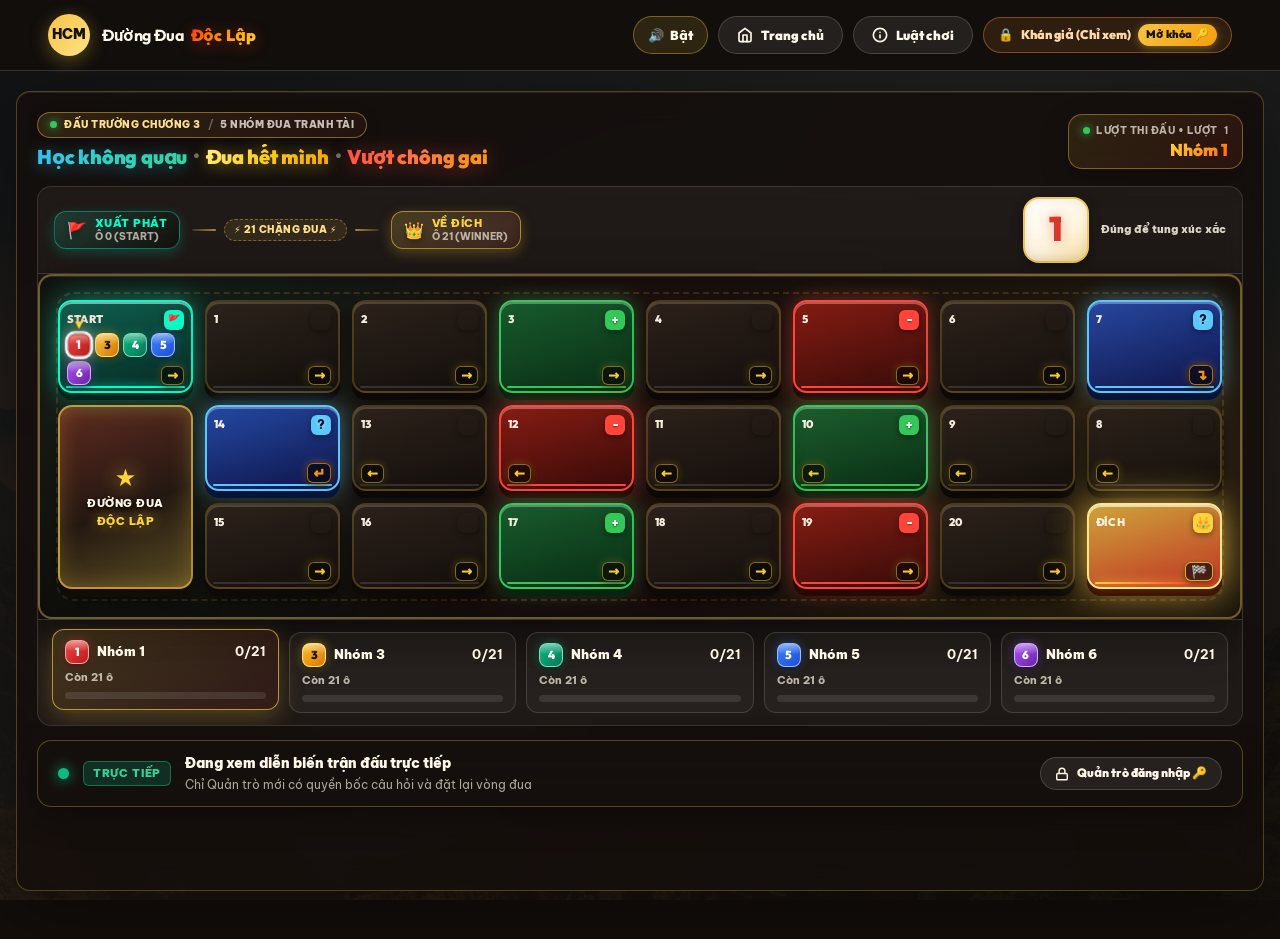
<file: game.html>
<!DOCTYPE html>
<html lang="vi">

<head>
  <meta charset="UTF-8">
  <meta name="viewport" content="width=device-width, initial-scale=1.0">
  <title>Đường Đua Độc Lập | Game ôn tập</title>
  <meta name="description"
    content="Đường Đua Độc Lập - Game trắc nghiệm ôn tập Chương 3 Tư tưởng Hồ Chí Minh cho 5 nhóm">
  <link rel="icon" href="data:,">
  <link rel="preconnect" href="https://fonts.googleapis.com">
  <link rel="preconnect" href="https://fonts.gstatic.com" crossorigin>
  <link rel="preload" as="image" href="img/la-co-viet-nam-bay-phap-phoi-optimized.jpg" fetchpriority="high">
  <link
    href="https://fonts.googleapis.com/css2?family=Be+Vietnam+Pro:ital,wght@0,300;0,400;0,500;0,600;0,700;0,800;0,900;1,400;1,700&family=Outfit:wght@600;700;800;900&display=swap"
    rel="stylesheet">
  <link rel="stylesheet" href="css/game.css">
</head>

<body>
  <div class="game-bg" aria-hidden="true"></div>

  <header class="game-header">
    <a class="brand" href="index.html"><span class="brand-logo">HCM</span><strong>Đường Đua <span
          class="highlight-doc-lap">Độc Lập</span></strong></a>
    <div class="header-nav">
      <button id="soundToggleBtn" class="ghost-btn sound-btn" type="button" title="Bật/Tắt âm thanh">
        <span id="soundIcon">🔊</span>
        <span id="soundLabel">Bật</span>
      </button>
      <a class="ghost-btn" href="index.html">
        <svg width="16" height="16" viewBox="0 0 24 24" fill="none" stroke="currentColor" stroke-width="2.5"
          stroke-linecap="round" stroke-linejoin="round">
          <path d="M3 9l9-7 9 7v11a2 2 0 0 1-2 2H5a2 2 0 0 1-2-2z" />
          <polyline points="9 22 9 12 15 12 15 22" />
        </svg>
        <span>Trang chủ</span>
      </a>
      <a class="ghost-btn" href="luat-choi.html">
        <svg width="16" height="16" viewBox="0 0 24 24" fill="none" stroke="currentColor" stroke-width="2.5"
          stroke-linecap="round" stroke-linejoin="round">
          <circle cx="12" cy="12" r="10" />
          <line x1="12" y1="16" x2="12" y2="12" />
          <line x1="12" y1="8" x2="12.01" y2="8" />
        </svg>
        <span>Luật chơi</span>
      </a>
      <!-- Quản trò Status & Menu -->
      <div class="admin-nav-wrap">
        <button class="ghost-btn admin-status-btn is-locked" id="adminStatusBtn" type="button" aria-haspopup="dialog"
          title="Chế độ Quản trò (Bảo vệ phòng chơi)">
          <span class="admin-status-icon" id="adminStatusIcon">🔒</span>
          <span class="admin-status-text" id="adminStatusText">Khán giả (Chỉ xem)</span>
          <span class="admin-unlock-chip" id="adminUnlockChip">Mở khóa 🔑</span>
        </button>
        <div class="admin-dropdown-menu" id="adminDropdownMenu" hidden>
          <div class="admin-dropdown-header">
            <span class="adm-crown">👑</span>
            <div class="adm-header-info">
              <strong>Quyền Quản trò</strong>
              <small>Đang có toàn quyền điều khiển cuộc đua</small>
            </div>
          </div>
          <div class="admin-menu-divider"></div>
          <button type="button" class="admin-menu-item" id="menuChangePwdBtn">
            <span class="menu-item-icon">⚙️</span>
            <span>Đổi mật khẩu Quản trò</span>
          </button>
          <button type="button" class="admin-menu-item text-danger" id="menuLockAdminBtn">
            <span class="menu-item-icon">🔒</span>
            <span>Khóa lại (Về Chế độ Khán giả)</span>
          </button>
        </div>
      </div>
    </div>
  </header>

  <main class="game-shell">
    <section class="game-table">
      <div class="table-top">
        <div class="header-championship">
          <div class="championship-tag">
            <span class="pulse-emerald"></span>
            <span class="tag-title">ĐẤU TRƯỜNG CHƯƠNG 3</span>
            <span class="tag-divider">/</span>
            <span class="tag-sub">5 NHÓM ĐUA TRANH TÀI</span>
          </div>
          <h1 class="championship-headline">
            <span class="txt-fun-1">Học không quạu</span>
            <span class="headline-bullet">&bull;</span>
            <span class="txt-fun-2">Đua hết mình</span>
            <span class="headline-bullet">&bull;</span>
            <span class="txt-accent">Vượt chông gai</span>
          </h1>
        </div>
        <div class="turn-card">
          <span>Lượt thi đấu &bull; Lượt <b id="turnNum">1</b></span>
          <strong id="currentTeamLabel">Nhóm 1</strong>
        </div>
      </div>

      <section class="board-zone">
        <div class="board-head">
          <div class="circuit-hud">
            <div class="circuit-stage start-stage">
              <span class="stage-pin">🚩</span>
              <div class="stage-info">
                <span class="stage-title">XUẤT PHÁT</span>
                <span class="stage-sub">Ô 0 (START)</span>
              </div>
            </div>
            <div class="circuit-flow">
              <span class="circuit-rail"></span>
              <span class="circuit-chip">⚡ 21 CHẶNG ĐUA ⚡</span>
              <span class="circuit-rail"></span>
            </div>
            <div class="circuit-stage finish-stage">
              <span class="stage-pin">👑</span>
              <div class="stage-info">
                <span class="stage-title">VỀ ĐÍCH</span>
                <span class="stage-sub">Ô 21 (WINNER)</span>
              </div>
            </div>
          </div>
          <div class="dice-wrap" aria-live="polite">
            <div class="dice-scene" id="diceDisplayScene">
              <div class="dice-cube show-1" id="diceDisplay">
                <div class="dice-face face-1"><span class="dice-num num-1">1</span></div>
                <div class="dice-face face-2"><span class="dice-num">2</span></div>
                <div class="dice-face face-3"><span class="dice-num">3</span></div>
                <div class="dice-face face-4"><span class="dice-num">4</span></div>
                <div class="dice-face face-5"><span class="dice-num">5</span></div>
                <div class="dice-face face-6"><span class="dice-num num-6">6</span></div>
              </div>
            </div>
            <span id="diceCaption">Đúng để tung xúc xắc</span>
          </div>
        </div>

        <section class="quiz-dock" aria-live="polite">
          <div class="quiz-head">
            <div class="quiz-meta-tag">
              <span class="quiz-badge" id="quizActiveTeamBadge">Lượt của Nhóm 1</span>
              <span class="eyebrow" id="questionTopic">Quyền dân tộc</span>
            </div>
            <div class="timer" id="timer">
              <span class="timer-icon">⏳</span>
              <span class="timer-sec" id="timerSec">30</span>s
            </div>
          </div>
          <div class="quiz-progress-bar">
            <div class="quiz-progress-fill" id="timerProgressFill"></div>
          </div>
          <h2 id="questionText">Chọn nhóm đang chơi và bấm “Bốc câu hỏi”.</h2>
          <div class="choices" id="choices"></div>
          <div class="answer-line" id="answerLine">Chọn đáp án để biết đúng/sai.</div>
        </section>

        <div class="track" id="track"></div>
        <div class="team-strip" id="teamList"></div>
      </section>

      <!-- Thanh Trực Tiếp Dành Cho Khán Giả (Chỉ Xem) -->
      <section class="spectator-live-bar" id="spectatorLiveBar">
        <div class="spectator-live-left">
          <span class="live-pulse-dot"></span>
          <span class="live-badge">TRỰC TIẾP</span>
          <div class="live-text-wrap">
            <span class="live-main-text">Đang xem diễn biến trận đấu trực tiếp</span>
            <span class="live-sub-text">Chỉ Quản trò mới có quyền bốc câu hỏi và đặt lại vòng đua</span>
          </div>
        </div>
        <button class="ghost-btn btn-sm" id="unlockAdminBannerBtn" type="button">
          <svg width="14" height="14" viewBox="0 0 24 24" fill="none" stroke="currentColor" stroke-width="2.5">
            <rect x="3" y="11" width="18" height="11" rx="2" ry="2" />
            <path d="M7 11V7a5 5 0 0 1 10 0v4" />
          </svg>
          <span>Quản trò đăng nhập 🔑</span>
        </button>
      </section>

      <!-- Bảng Điều Khiển Dành Riêng Cho Quản Trò (Ẩn khi là Khán giả) -->
      <section class="control-panel" id="controlPanel">
        <div class="control-row" id="controlRow">
          <label>
            <span>Nhóm đang chơi:</span>
            <select id="teamSelect"></select>
          </label>
          <button class="gold-btn" id="drawQuestionBtn">
            <svg width="18" height="18" viewBox="0 0 24 24" fill="none" stroke="currentColor" stroke-width="2.5"
              stroke-linecap="round" stroke-linejoin="round">
              <circle cx="12" cy="12" r="10" />
              <polygon points="10 8 16 12 10 16 10 8" />
            </svg>
            <span>Bốc câu hỏi</span>
          </button>
          <button class="ghost-btn" id="resetGameBtn">
            <span>Đặt lại 🔄</span>
          </button>
        </div>
      </section>
    </section>

  </main>

  <div class="chance-modal" id="chanceModal" aria-hidden="true">
    <div class="chance-card" id="chanceCard">
      <div class="chance-front">
        <span>?</span>
        <strong>Lá thăm</strong>
      </div>
      <div class="chance-back">
        <span id="eventKind">Ô đặc biệt</span>
        <h2 id="eventTitle">Chưa bốc thăm</h2>
        <p id="eventText">Nội dung lá thăm sẽ hiện ở đây.</p>
        <div class="draw-cards" id="drawCards"></div>
        <button class="gold-btn" id="closeChanceBtn">Đóng và áp dụng</button>
      </div>
    </div>
  </div>

  <div class="result-modal" id="resultModal" aria-hidden="true">
    <div class="result-card">
      <strong id="resultText">Bạn đã trả lời đúng!</strong>
      <div class="dice-scene result-scene" id="resultDiceScene">
        <div class="dice-cube result-cube show-1" id="resultDice">
          <div class="dice-face face-1"><span class="dice-num num-1">1</span></div>
          <div class="dice-face face-2"><span class="dice-num">2</span></div>
          <div class="dice-face face-3"><span class="dice-num">3</span></div>
          <div class="dice-face face-4"><span class="dice-num">4</span></div>
          <div class="dice-face face-5"><span class="dice-num">5</span></div>
          <div class="dice-face face-6"><span class="dice-num num-6">6</span></div>
        </div>
      </div>
    </div>
  </div>

  <div class="finish-modal" id="finishModal" aria-hidden="true">
    <div class="finish-card">
      <span>Chiến thắng</span>
      <h2 id="winnerText">Chúc mừng nhóm đã về đích!</h2>
      <button class="gold-btn" id="resetFinishBtn">Chơi lại từ đầu 🔄</button>
    </div>
  </div>

  <!-- Modal Nhập Mật Khẩu Quản Trò -->
  <div class="admin-modal" id="adminAuthModal" aria-hidden="true">
    <div class="admin-dialog">
      <div class="admin-dialog-head">
        <div class="admin-dialog-badge">
          <span>👑</span>
          <span>QUẢN TRÒ • GAME MASTER</span>
        </div>
        <button class="admin-dialog-close" id="closeAdminAuthBtn" type="button" aria-label="Đóng">✕</button>
      </div>
      <h2 class="admin-dialog-title">Nhập Mật Khẩu Quản Trò</h2>
      <p class="admin-dialog-desc" id="adminAuthDesc">Mở khóa toàn quyền điều khiển: bốc câu hỏi, chọn đáp án, đổi nhóm
        và điều hành cuộc đua.</p>

      <form id="adminAuthForm" onsubmit="return false;">
        <div class="admin-input-group">
          <span class="input-icon">🔑</span>
          <input type="password" id="adminPasswordInput" placeholder="Nhập mật khẩu Quản trò..."
            autocomplete="current-password" spellcheck="false">
          <button type="button" class="pwd-toggle-btn" id="pwdToggleBtn" aria-label="Hiện/ẩn mật khẩu">👁️</button>
        </div>
        <div class="admin-dialog-error" id="adminAuthError" hidden>
          ❌ Mật khẩu không chính xác! Vui lòng thử lại.
        </div>
        <div class="admin-dialog-actions">
          <button type="submit" class="gold-btn" id="submitAdminAuthBtn">
            <span>Mở khóa Quản trò</span>
          </button>
          <button type="button" class="ghost-btn" id="cancelAdminAuthBtn">
            <span>Để sau (Chỉ xem)</span>
          </button>
        </div>
      </form>
    </div>
  </div>

  <!-- Modal Đổi Mật Khẩu Quản Trò -->
  <div class="admin-modal" id="changePwdModal" aria-hidden="true">
    <div class="admin-dialog">
      <div class="admin-dialog-head">
        <div class="admin-dialog-badge">
          <span>⚙️</span>
          <span>CÀI ĐẶT BẢO MẬT</span>
        </div>
        <button class="admin-dialog-close" id="closeChangePwdBtn" type="button" aria-label="Đóng">✕</button>
      </div>
      <h2 class="admin-dialog-title">Đổi Mật Khẩu Quản Trò</h2>
      <p class="admin-dialog-desc">Thiết lập mật khẩu mới cho riêng bạn để phòng tránh người khác mở khóa.</p>

      <form id="changePwdForm" onsubmit="return false;">
        <div class="admin-field">
          <label for="oldPwdInput">Mật khẩu hiện tại:</label>
          <input type="password" id="oldPwdInput" placeholder="Nhập mật khẩu đang dùng..."
            autocomplete="current-password">
        </div>
        <div class="admin-field">
          <label for="newPwdInput">Mật khẩu mới:</label>
          <input type="password" id="newPwdInput" placeholder="Nhập mật khẩu mới (ít nhất 4 ký tự)..."
            autocomplete="new-password">
        </div>
        <div class="admin-field">
          <label for="confirmPwdInput">Xác nhận mật khẩu mới:</label>
          <input type="password" id="confirmPwdInput" placeholder="Nhập lại mật khẩu mới..."
            autocomplete="new-password">
        </div>
        <div class="admin-dialog-error" id="changePwdError" hidden></div>
        <div class="admin-dialog-actions">
          <button type="submit" class="gold-btn" id="submitChangePwdBtn">
            <span>Lưu mật khẩu mới</span>
          </button>
          <button type="button" class="ghost-btn" id="cancelChangePwdBtn">
            <span>Hủy</span>
          </button>
        </div>
      </form>
    </div>
  </div>

  <div class="toast" id="toast"></div>
  <canvas id="gameConfetti" class="game-confetti"></canvas>
  <script src="js/game.js"></script>
</body>

</html>
</file>
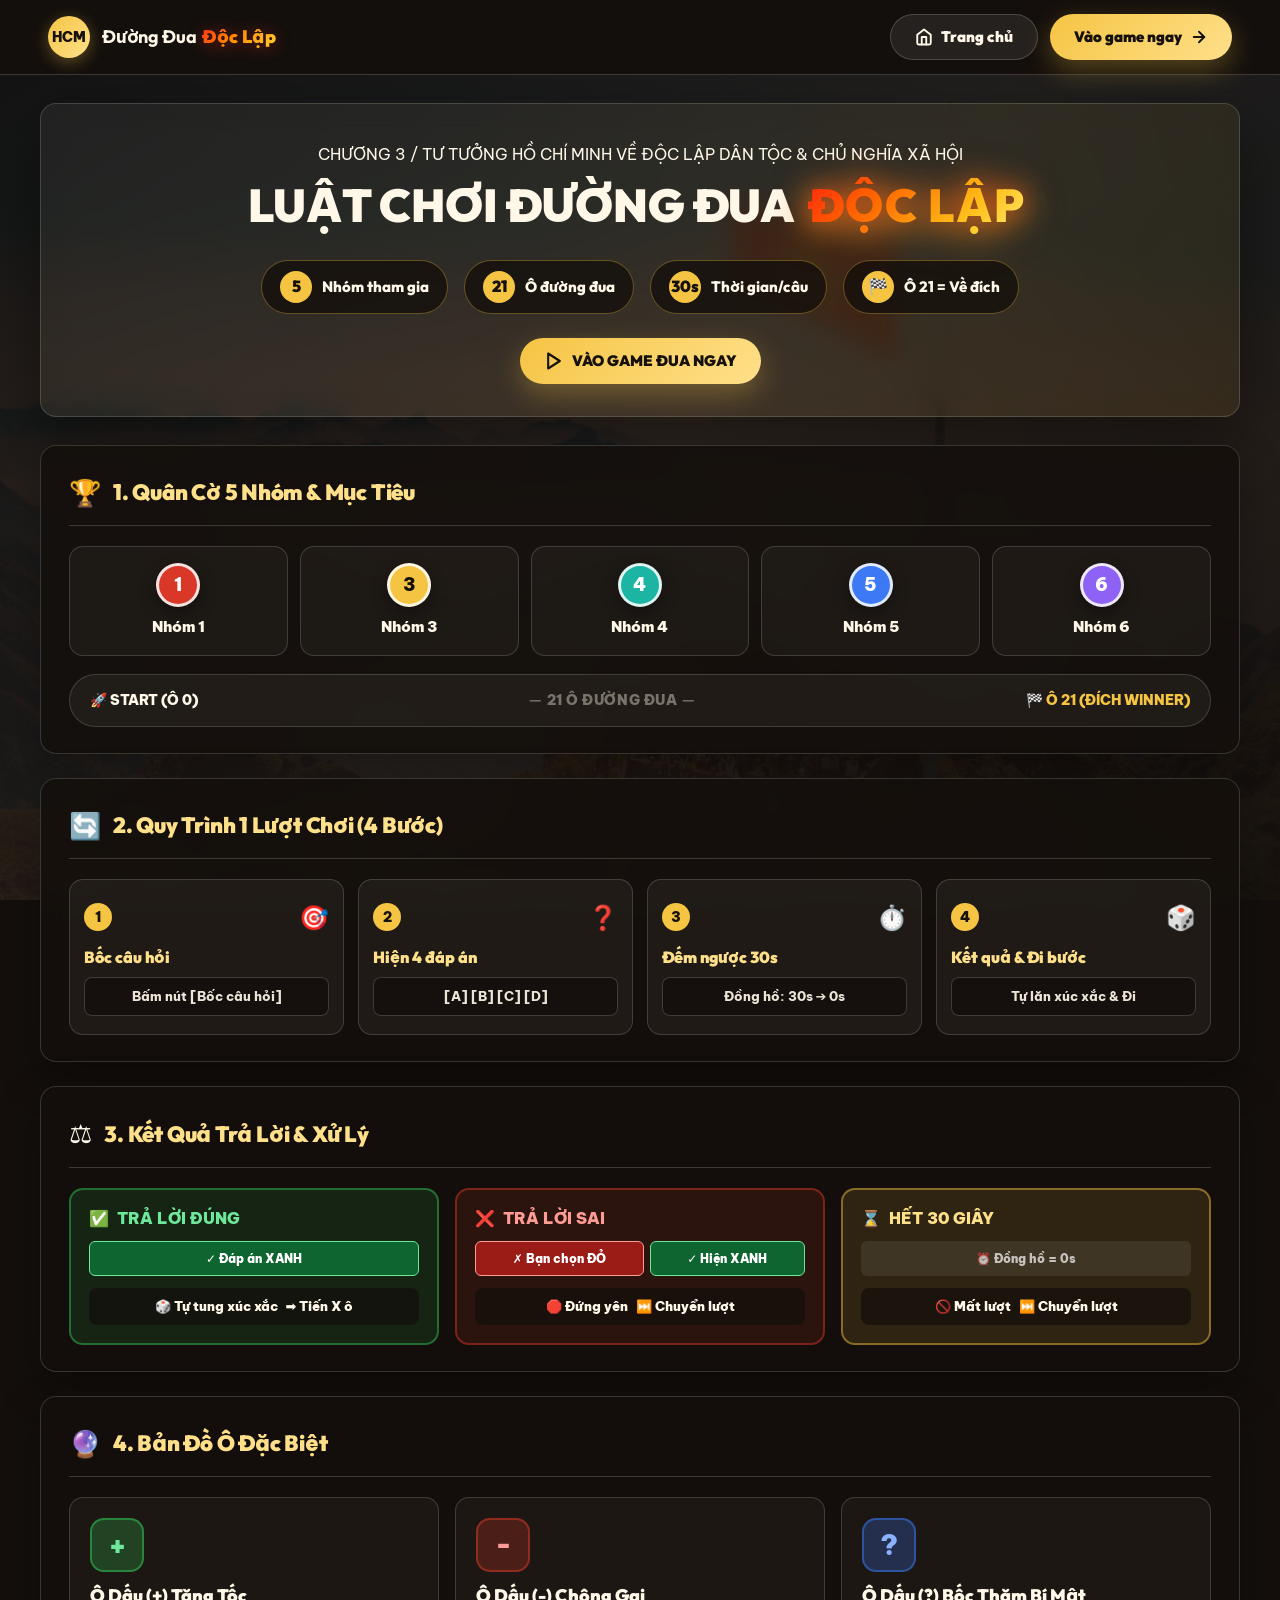
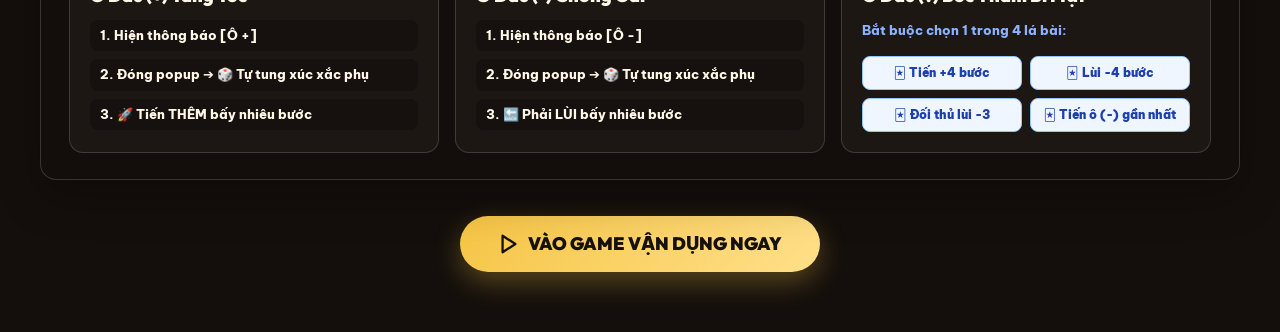
<file: luat-choi.html>
<!DOCTYPE html>
<html lang="vi">

<head>
  <meta charset="UTF-8">
  <meta name="viewport" content="width=device-width, initial-scale=1.0">
  <title>Tóm Tắt Luật Chơi | Đường Đua Độc Lập | HCM202</title>
  <meta name="description" content="Sơ đồ luật chơi trực quan 5 nhóm đua - Nhìn là hiểu ngay">
  <link rel="icon" href="data:,">
  <link rel="stylesheet" href="css/luat-choi.css">
</head>

<body>
  <div class="rules-bg" aria-hidden="true"></div>

  <header class="rules-header">
    <a class="brand" href="index.html">
      <span class="brand-logo">HCM</span>
      <strong>Đường Đua <span class="highlight-doc-lap">Độc Lập</span></strong>
    </a>
    <div class="header-actions">
      <a href="index.html" class="ghost-btn">
        <svg width="18" height="18" viewBox="0 0 24 24" fill="none" stroke="currentColor" stroke-width="2.5"
          stroke-linecap="round" stroke-linejoin="round">
          <path d="M3 9l9-7 9 7v11a2 2 0 0 1-2 2H5a2 2 0 0 1-2-2z" />
          <polyline points="9 22 9 12 15 12 15 22" />
        </svg>
        Trang chủ
      </a>
      <a href="game.html" class="gold-btn">
        <span>Vào game ngay</span>
        <svg width="18" height="18" viewBox="0 0 24 24" fill="none" stroke="currentColor" stroke-width="2.5"
          stroke-linecap="round" stroke-linejoin="round">
          <line x1="5" y1="12" x2="19" y2="12" />
          <polyline points="12 5 19 12 12 19" />
        </svg>
      </a>
    </div>
  </header>

  <main class="rules-shell">
    <!-- Hero Infographic Header -->
    <section class="hero-infographic">
      <div class="championship-tag">
        <span class="pulse-emerald"></span>
        <span class="tag-title">CHƯƠNG 3</span>
        <span class="tag-divider">/</span>
        <span class="tag-sub">TƯ TƯỞNG HỒ CHÍ MINH VỀ ĐỘC LẬP DÂN TỘC & CHỦ NGHĨA XÃ HỘI</span>
      </div>
      <h1>LUẬT CHƠI ĐƯỜNG ĐUA <span class="highlight-doc-lap-hero">ĐỘC LẬP</span></h1>

      <div class="quick-stats">
        <div class="stat-badge">
          <span class="stat-num">5</span>
          <span>Nhóm tham gia</span>
        </div>
        <div class="stat-badge">
          <span class="stat-num">21</span>
          <span>Ô đường đua</span>
        </div>
        <div class="stat-badge">
          <span class="stat-num">30s</span>
          <span>Thời gian/câu</span>
        </div>
        <div class="stat-badge">
          <span class="stat-num">🏁</span>
          <span>Ô 21 = Về đích</span>
        </div>
      </div>

      <div class="cta-row">
        <a href="game.html" class="gold-btn">
          <svg width="20" height="20" viewBox="0 0 24 24" fill="none" stroke="currentColor" stroke-width="2.5"
            stroke-linecap="round" stroke-linejoin="round">
            <polygon points="5 3 19 12 5 21 5 3" />
          </svg>
          <span>VÀO GAME ĐUA NGAY</span>
        </a>
      </div>
    </section>

    <div class="infographic-grid">
      <!-- 1. 5 QUÂN CỜ & ĐƯỜNG ĐUA -->
      <article class="info-card">
        <div class="card-header-clean">
          <span class="header-icon">🏆</span>
          <h2>1. Quân Cờ 5 Nhóm &amp; Mục Tiêu</h2>
        </div>

        <div class="visual-teams-bar">
          <div class="team-chip">
            <div class="team-pin t1">1</div>
            <strong>Nhóm 1</strong>
          </div>
          <div class="team-chip">
            <div class="team-pin t3">3</div>
            <strong>Nhóm 3</strong>
          </div>
          <div class="team-chip">
            <div class="team-pin t4">4</div>
            <strong>Nhóm 4</strong>
          </div>
          <div class="team-chip">
            <div class="team-pin t5">5</div>
            <strong>Nhóm 5</strong>
          </div>
          <div class="team-chip">
            <div class="team-pin t6">6</div>
            <strong>Nhóm 6</strong>
          </div>
        </div>

        <div class="race-track-visual">
          <span>🚀 START (Ô 0)</span>
          <span class="race-track-line">⸺ 21 Ô ĐƯỜNG ĐUA ⸺</span>
          <span class="race-flag">🏁 Ô 21 (ĐÍCH WINNER)</span>
        </div>
      </article>

      <!-- 2. SƠ ĐỒ LƯỢT CHƠI (FLOW 4 BƯỚC) -->
      <article class="info-card">
        <div class="card-header-clean">
          <span class="header-icon">🔄</span>
          <h2>2. Quy Trình 1 Lượt Chơi (4 Bước)</h2>
        </div>

        <div class="flow-diagram">
          <div class="flow-step">
            <div class="flow-step-head">
              <span class="step-badge">1</span>
              <span class="step-icon">🎯</span>
            </div>
            <h3>Bốc câu hỏi</h3>
            <div class="mini-ui-box">Bấm nút [Bốc câu hỏi]</div>
          </div>

          <div class="flow-step">
            <div class="flow-step-head">
              <span class="step-badge">2</span>
              <span class="step-icon">❓</span>
            </div>
            <h3>Hiện 4 đáp án</h3>
            <div class="mini-ui-box">[A] [B] [C] [D]</div>
          </div>

          <div class="flow-step">
            <div class="flow-step-head">
              <span class="step-badge">3</span>
              <span class="step-icon">⏱️</span>
            </div>
            <h3>Đếm ngược 30s</h3>
            <div class="mini-ui-box">Đồng hồ: 30s ➔ 0s</div>
          </div>

          <div class="flow-step">
            <div class="flow-step-head">
              <span class="step-badge">4</span>
              <span class="step-icon">🎲</span>
            </div>
            <h3>Kết quả &amp; Đi bước</h3>
            <div class="mini-ui-box">Tự lăn xúc xắc &amp; Đi</div>
          </div>
        </div>
      </article>

      <!-- 3. KẾT QUẢ: ĐÚNG / SAI / HẾT GIỜ -->
      <article class="info-card">
        <div class="card-header-clean">
          <span class="header-icon">⚖️</span>
          <h2>3. Kết Quả Trả Lời &amp; Xử Lý</h2>
        </div>

        <div class="visual-outcomes">
          <!-- ĐÚNG -->
          <div class="outcome-block is-correct">
            <div class="outcome-header">
              <span>✅</span> TRẢ LỜI ĐÚNG
            </div>
            <div class="mock-choice-line">
              <span class="mock-choice-pill green">✓ Đáp án XANH</span>
            </div>
            <div class="action-result-tag">
              <span>🎲 Tự tung xúc xắc</span>
              <span>➡️ Tiến X ô</span>
            </div>
          </div>

          <!-- SAI -->
          <div class="outcome-block is-wrong">
            <div class="outcome-header">
              <span>❌</span> TRẢ LỜI SAI
            </div>
            <div class="mock-choice-line">
              <span class="mock-choice-pill red">✗ Bạn chọn ĐỎ</span>
              <span class="mock-choice-pill green">✓ Hiện XANH</span>
            </div>
            <div class="action-result-tag">
              <span>🛑 Đứng yên</span>
              <span>⏭️ Chuyển lượt</span>
            </div>
          </div>

          <!-- HẾT 30S -->
          <div class="outcome-block is-timeout">
            <div class="outcome-header">
              <span>⌛</span> HẾT 30 GIÂY
            </div>
            <div class="mock-choice-line">
              <span class="mock-choice-pill gray">⏰ Đồng hồ = 0s</span>
            </div>
            <div class="action-result-tag">
              <span>🚫 Mất lượt</span>
              <span>⏭️ Chuyển lượt</span>
            </div>
          </div>
        </div>
      </article>

      <!-- 4. Ô ĐẶC BIỆT (+ / - / ?) -->
      <article class="info-card">
        <div class="card-header-clean">
          <span class="header-icon">🔮</span>
          <h2>4. Bản Đồ Ô Đặc Biệt</h2>
        </div>

        <div class="special-tiles-trio">
          <!-- Ô + -->
          <div class="tile-visual-card">
            <div class="tile-icon-large plus">+</div>
            <h3>Ô Dấu (+) Tăng Tốc</h3>
            <div class="mini-steps-list">
              <div class="mini-step-item">1. Hiện thông báo [Ô +]</div>
              <div class="mini-step-item">2. Đóng popup ➔ 🎲 Tự tung xúc xắc phụ</div>
              <div class="mini-step-item">3. 🚀 Tiến THÊM bấy nhiêu bước</div>
            </div>
          </div>

          <!-- Ô - -->
          <div class="tile-visual-card">
            <div class="tile-icon-large minus">-</div>
            <h3>Ô Dấu (-) Chông Gai</h3>
            <div class="mini-steps-list">
              <div class="mini-step-item">1. Hiện thông báo [Ô -]</div>
              <div class="mini-step-item">2. Đóng popup ➔ 🎲 Tự tung xúc xắc phụ</div>
              <div class="mini-step-item">3. 🔙 Phải LÙI bấy nhiêu bước</div>
            </div>
          </div>

          <!-- Ô ? -->
          <div class="tile-visual-card">
            <div class="tile-icon-large question">?</div>
            <h3>Ô Dấu (?) Bốc Thăm Bí Mật</h3>
            <div style="font-size: 13px; font-weight: 800; color: #8bb2ff; margin-bottom: 4px;">Bắt buộc chọn 1 trong 4
              lá bài:</div>

            <div class="mystery-cards-grid">
              <div class="m-card-chip">🃏 Tiến +4 bước</div>
              <div class="m-card-chip">🃏 Lùi -4 bước</div>
              <div class="m-card-chip">🃏 Đối thủ lùi -3</div>
              <div class="m-card-chip">🃏 Tiến ô (-) gần nhất</div>
            </div>
          </div>
        </div>
      </article>
    </div>

    <!-- Bottom CTA -->
    <div style="text-align: center; margin-top: 36px;">
      <a href="game.html" class="gold-btn" style="padding: 14px 38px; font-size: 18px;">
        <svg width="22" height="22" viewBox="0 0 24 24" fill="none" stroke="currentColor" stroke-width="2.5"
          stroke-linecap="round" stroke-linejoin="round">
          <polygon points="5 3 19 12 5 21 5 3" />
        </svg>
        <span>VÀO GAME VẬN DỤNG NGAY</span>
      </a>
    </div>
  </main>

</body>

</html>
</file>
<file: css/styles.css>
@import url('https://fonts.googleapis.com/css2?family=Be+Vietnam+Pro:wght@400;500;600;700;800;900&display=swap');

:root{
  --ink:#19130f;
  --paper:#f6efe3;
  --paper-2:#fffaf1;
  --night:#120d0a;
  --night-2:#211712;
  --muted:#75675c;
  --red:#b92b24;
  --red-dark:#6e1b17;
  --gold:#dfb24c;
  --gold-2:#f5d579;
  --teal:#1f918a;
  --white:#fffdf8;
  --line:rgba(25,19,15,.14);
  --line-light:rgba(255,253,248,.16);
  --shadow:0 26px 70px rgba(16,9,6,.2);
  --radius:8px;
  --pill:999px;
  --font:"Be Vietnam Pro",-apple-system,BlinkMacSystemFont,"Segoe UI",sans-serif;
  --display:"Be Vietnam Pro",-apple-system,BlinkMacSystemFont,"Segoe UI",sans-serif;
  --ease:cubic-bezier(.16,1,.3,1);
  --h1:clamp(40px,6.2vw,76px);
  --h2:clamp(29px,4.1vw,52px);
  --h3:clamp(22px,2.2vw,31px);
  --body:clamp(15px,1.15vw,18px);
}

*{box-sizing:border-box;margin:0;padding:0}
html{scroll-behavior:smooth}
body{font-family:var(--font);background:var(--night);color:var(--white);line-height:1.65;overflow-x:hidden}
img{display:block;max-width:100%;height:auto}
figure{max-width:100%;min-width:0}
a{color:inherit;text-decoration:none}
button{font:inherit}
::selection{background:rgba(223,178,76,.32)}
.container{width:min(1180px,calc(100% - 48px));margin-inline:auto}
.scroll-progress{position:fixed;top:0;left:0;width:0;height:3px;z-index:9999;background:linear-gradient(90deg,var(--red),var(--gold),var(--teal))}
#confettiCanvas{position:fixed;inset:0;width:100%;height:100%;pointer-events:none;z-index:99999}

.nav{position:fixed;z-index:100;top:0;left:0;right:0;padding:16px 20px;transition:.3s var(--ease)}
.nav.is-scrolled{padding-top:10px;background:rgba(18,13,10,.76);backdrop-filter:blur(18px)}
.nav-inner{max-width:1180px;margin:auto;display:flex;align-items:center;justify-content:space-between;gap:16px;padding:9px 10px 9px 12px;border:1px solid var(--line-light);border-radius:var(--pill);background:rgba(255,253,248,.09);box-shadow:0 14px 38px rgba(0,0,0,.15);backdrop-filter:blur(18px)}
.nav-brand{display:flex;align-items:center;gap:10px;min-width:0;font-weight:900}
.nav-logo{display:grid;place-items:center;width:36px;height:36px;border-radius:50%;background:linear-gradient(135deg,var(--gold),var(--gold-2));color:var(--ink);font-size:12px}
.nav-title{white-space:nowrap;overflow:hidden;text-overflow:ellipsis}
.nav-links{display:flex;align-items:center;gap:3px}
.nav-links a{padding:8px 12px;border-radius:var(--pill);color:rgba(255,253,248,.72);font-size:13px;font-weight:800;transition:.2s}
.nav-links a:hover{background:rgba(255,255,255,.12);color:var(--white)}
.nav-burger{display:none;width:40px;height:40px;border:0;border-radius:50%;background:rgba(255,255,255,.1);color:var(--white);cursor:pointer}
.nav-burger span{display:block;width:18px;height:2px;margin:4px auto;background:currentColor;border-radius:4px;transition:.25s}
.nav-burger.is-open span:nth-child(1){transform:translateY(6px) rotate(45deg)}
.nav-burger.is-open span:nth-child(2){opacity:0}
.nav-burger.is-open span:nth-child(3){transform:translateY(-6px) rotate(-45deg)}

.label,.hero-chip{display:inline-flex;align-items:center;gap:8px;width:auto;max-width:100%;padding:7px 13px;border:1px solid currentColor;border-radius:var(--pill);background:rgba(223,178,76,.08);color:var(--gold);font-size:11px;font-weight:900;letter-spacing:.08em;line-height:1.35;text-transform:uppercase}
.label{margin-bottom:18px}
.label--light{color:var(--gold-2);background:rgba(255,255,255,.08);border-color:rgba(245,213,121,.44)}
.section-title,.cq3-title{font-family:var(--display);font-weight:900;line-height:1.14;letter-spacing:0;text-wrap:balance;overflow-wrap:break-word}
.section-title{font-size:var(--h2)}
.section-title--light{color:var(--white)}
.section-desc{max-width:760px;margin-top:18px;color:var(--muted);font-size:clamp(16px,1.45vw,19px);line-height:1.85}
.section-desc--light{color:rgba(255,253,248,.72)}
.section-dark{background:linear-gradient(180deg,var(--night),#19100d);color:var(--white)}
.section-light{background:var(--paper);color:var(--ink)}
.member,.overview,.relationship,.ai-integrity,.presentation,.ai-note{padding:112px 0}

.hero{position:relative;min-height:100svh;display:grid;align-content:center;padding:116px max(28px,calc((100vw - 1180px)/2)) 52px;overflow:hidden;isolation:isolate}
.hero-bg,.hero-bg img,.hero-gradient,.hero-particles{position:absolute;inset:0}
.hero-bg{overflow:hidden}
.hero-bg img{width:100%;height:100%;object-fit:cover;object-position:center 17%;transform:scale(1.08);filter:saturate(.95) contrast(1.05)}
.hero-gradient{z-index:1;background:linear-gradient(90deg,rgba(18,13,10,.97),rgba(18,13,10,.72) 44%,rgba(18,13,10,.22)),linear-gradient(180deg,rgba(18,13,10,.3),rgba(18,13,10,.92) 82%,var(--night))}
.hero-particles{z-index:2;opacity:.45}
.hero-content{position:relative;z-index:5;width:min(880px,100%);min-width:0}
.hero-chip{margin-bottom:18px}
.hero-title{display:grid;gap:6px;margin-bottom:22px}
.title-line{display:block;max-width:100%;font-family:var(--display);font-size:var(--h1);font-weight:900;line-height:1.08;text-wrap:balance;overflow-wrap:normal}
.title-highlight{color:var(--gold-2)}
.hero-desc{max-width:720px;min-height:58px;margin-bottom:28px;color:rgba(255,253,248,.76);font-size:var(--body);line-height:1.75}
.typing-cursor{color:var(--gold);animation:blink .9s step-end infinite}
@keyframes blink{50%{opacity:0}}
.hero-ctas{display:flex;flex-wrap:wrap;gap:12px}
.cta{display:inline-flex;align-items:center;justify-content:center;min-height:48px;padding:13px 22px;border-radius:var(--pill);font-weight:900;font-size:14px;transition:transform .25s var(--ease),background .25s,box-shadow .25s}
.cta:hover{transform:translateY(-3px)}
.cta-gold{background:linear-gradient(135deg,var(--gold),var(--gold-2));color:var(--ink);box-shadow:0 14px 34px rgba(223,178,76,.25)}
.cta-glass{border:1px solid var(--line-light);background:rgba(255,255,255,.08);color:var(--white)}
.cta-glass:hover{background:rgba(255,255,255,.15)}
.hero-counter{position:relative;z-index:5;display:grid;grid-template-columns:repeat(3,1fr);width:min(620px,100%);margin-top:28px;border:1px solid var(--line-light);border-radius:var(--radius);overflow:hidden;background:rgba(255,253,248,.08);backdrop-filter:blur(16px)}
.counter-item{padding:14px 18px}
.counter-item+.counter-item{border-left:1px solid var(--line-light)}
.counter-num{display:block;color:var(--gold);font-size:28px;font-weight:900;line-height:1}
.counter-label{display:block;margin-top:5px;color:rgba(255,253,248,.66);font-size:12px;font-weight:800}

.anim{opacity:0;transform:translateY(34px) scale(.985);transition:opacity .8s var(--ease),transform .8s var(--ease)}
.anim.is-visible{opacity:1;transform:translateY(0)}
.word-reveal .word{display:inline-block;opacity:0;transform:translateY(18px);transition:opacity .55s var(--ease),transform .55s var(--ease)}
.word-reveal.is-visible .word{opacity:1;transform:translateY(0)}

.route-grid{display:grid;grid-template-columns:repeat(4,1fr);gap:14px;margin-top:44px}
.route-card{min-height:250px;padding:24px;border:1px solid var(--line-light);border-radius:var(--radius);background:rgba(255,253,248,.08)}
.route-card span{color:var(--gold);font-size:12px;font-weight:900;text-transform:uppercase}
.route-card h3{margin:38px 0 10px;font-size:20px;line-height:1.3}
.route-card p{color:rgba(255,253,248,.7);font-size:14px}

.presentation{position:relative;overflow:hidden}
.presentation::before{content:"";position:absolute;inset:0;pointer-events:none;background:linear-gradient(90deg,rgba(185,43,36,.06),transparent 26%,rgba(31,145,138,.05));opacity:.9}
.presentation .container{position:relative;z-index:1}
.chapter-map{display:grid;grid-template-columns:repeat(3,1fr);gap:16px;margin-top:42px}
.map-card{position:relative;min-height:250px;padding:26px;border:1px solid var(--line-light);border-radius:var(--radius);background:rgba(255,253,248,.08);overflow:hidden;transition:transform .35s var(--ease),border-color .35s,box-shadow .35s}
.map-card::before,.focus-card::before,.method-card::before,.soc-panel::before,.number-card::before,.compare-col::before,.timeline-card::before,.party-node::before,.orbit-card::before,.character-grid article::before{content:"";position:absolute;inset:0;background:radial-gradient(circle at var(--mx,50%) var(--my,20%),rgba(245,213,121,.2),transparent 42%);opacity:0;transition:opacity .25s;pointer-events:none}
.map-card:hover,.focus-card:hover,.method-card:hover,.soc-panel:hover,.number-card:hover,.compare-col:hover,.party-node:hover,.orbit-card:hover,.character-grid article:hover{transform:translateY(-6px);box-shadow:0 22px 48px rgba(0,0,0,.16)}
.map-card:hover::before,.focus-card:hover::before,.method-card:hover::before,.soc-panel:hover::before,.number-card:hover::before,.compare-col:hover::before,.timeline-card:hover::before,.party-node:hover::before,.orbit-card:hover::before,.character-grid article:hover::before{opacity:1}
.map-card::after{content:"";position:absolute;left:0;right:0;bottom:0;height:4px;background:linear-gradient(90deg,var(--red),var(--gold),var(--teal))}
.map-card span{display:grid;place-items:center;width:42px;height:42px;border-radius:50%;background:var(--gold);color:var(--ink);font-weight:900}
.map-card h3{margin-top:38px;font-size:22px;line-height:1.28;overflow-wrap:break-word}
.map-card p{margin-top:10px;color:rgba(255,253,248,.72)}

.presentation-heading{max-width:1040px;margin-bottom:46px}
.presentation-heading .section-title{font-size:var(--h2);line-height:1.16}
.title-stack{position:relative;display:grid;gap:7px;max-width:920px;margin-top:22px;padding:20px 22px;border-left:5px solid var(--red);border-radius:var(--radius);background:rgba(185,43,36,.07);color:var(--ink);overflow:hidden}
.title-stack::after{content:"";position:absolute;left:0;bottom:0;width:100%;height:2px;background:linear-gradient(90deg,var(--red),var(--gold),var(--teal));transform:scaleX(0);transform-origin:left;transition:transform 1s var(--ease) .2s}
.title-stack.is-visible::after{transform:scaleX(1)}
.title-stack span{font-weight:700;color:var(--muted)}
.title-stack strong{font-size:clamp(18px,2vw,25px);line-height:1.35;overflow-wrap:break-word}
.title-stack em{font-style:normal;color:var(--red);font-weight:900;letter-spacing:.06em;text-transform:uppercase}
.title-stack--dark{border-color:var(--gold);background:rgba(255,253,248,.08);color:var(--white)}
#p322 .presentation-heading{max-width:100%}
#p322 .title-stack{max-width:100%}
.title-stack--dark span{color:rgba(255,253,248,.68)}
.title-stack--dark em{color:var(--gold)}

.deck-grid{display:grid;grid-template-columns:minmax(0,.9fr) minmax(380px,1.1fr);gap:28px;align-items:stretch;margin-bottom:32px}
.deck-copy{display:grid;align-content:space-between;gap:20px}
.thesis{padding:28px;border-radius:var(--radius);background:var(--paper-2);border:1px solid var(--line);box-shadow:0 14px 36px rgba(0,0,0,.08);font-size:clamp(17px,1.55vw,22px);font-weight:700;line-height:1.72;color:var(--ink)}
.quote-slab{padding:24px;border-radius:var(--radius);background:var(--night-2);color:var(--white)}
.quote-slab span{display:block;margin-bottom:8px;color:var(--gold);font-size:12px;font-weight:900;letter-spacing:.08em;text-transform:uppercase}
.quote-slab strong{display:block;font-size:clamp(22px,2.6vw,34px);line-height:1.28;overflow-wrap:break-word}
.deck-image{position:relative;overflow:hidden;border-radius:var(--radius);box-shadow:var(--shadow);background:#000}
.deck-image::after,.visual-quote figure::after,.life-proof figure::after,.uprising-band figure::after,.unity-photo::after{content:"";position:absolute;inset:0;background:linear-gradient(120deg,transparent 0%,rgba(255,255,255,.16) 45%,transparent 58%);transform:translateX(-120%);transition:transform 1.1s var(--ease)}
.deck-image.is-visible::after,.visual-quote.is-visible figure::after,.life-proof.is-visible figure::after,.uprising-band.is-visible figure::after,.unity-photo.is-visible::after{transform:translateX(120%)}
.deck-image img{width:100%;height:100%;min-height:430px;object-fit:cover;filter:grayscale(1) contrast(1.06);transition:transform 1.2s var(--ease)}
.deck-image:hover img{transform:scale(1.05)}
.deck-image figcaption{position:absolute;left:16px;right:16px;bottom:16px;padding:12px 14px;border:1px solid var(--line-light);border-radius:var(--radius);background:rgba(18,13,10,.72);color:rgba(255,253,248,.82);font-size:13px;font-weight:700}
.focus-grid{display:grid;gap:14px;margin-top:28px}
.focus-grid.four{grid-template-columns:repeat(4,1fr)}
.focus-card{position:relative;overflow:hidden;padding:24px;border-radius:var(--radius);background:var(--white);border:1px solid var(--line);box-shadow:0 12px 26px rgba(0,0,0,.06);transition:transform .35s var(--ease),box-shadow .35s}
.focus-card span{color:var(--red);font-weight:900}
.focus-card h3,.focus-card h4{margin-top:22px;font-size:20px;line-height:1.3;overflow-wrap:break-word}
.focus-card p{margin-top:8px;color:var(--muted);font-size:14px}
.document-strip{display:grid;grid-template-columns:260px 1fr;gap:18px;align-items:center;margin-top:18px;padding:18px;border-radius:var(--radius);background:var(--night-2);color:var(--white)}
.document-strip img{width:100%;height:150px;object-fit:cover;border-radius:var(--radius);filter:sepia(.1) contrast(1.05)}
.document-strip span{color:var(--gold);font-size:12px;font-weight:900;letter-spacing:.08em;text-transform:uppercase}
.document-strip p{margin-top:6px;color:rgba(255,253,248,.76);font-weight:700}

.life-proof{display:grid;grid-template-columns:minmax(320px,.85fr) minmax(0,1.15fr);gap:22px;align-items:stretch;margin-top:24px;border-radius:var(--radius);overflow:hidden;background:var(--paper-2);border:1px solid var(--line);box-shadow:0 16px 36px rgba(0,0,0,.08)}
.life-proof figure{position:relative;overflow:hidden;min-height:330px;background:#000}
.life-proof img{width:100%;height:100%;object-fit:cover;filter:grayscale(1) contrast(1.06);transition:transform 1.2s var(--ease)}
.life-proof:hover img{transform:scale(1.05)}
.life-copy{display:grid;align-content:center;padding:30px}
.life-copy span{color:var(--red);font-size:12px;font-weight:900;letter-spacing:.08em;text-transform:uppercase}
.life-copy h3{max-width:680px;margin-top:12px;font-size:var(--h3);line-height:1.25}
.life-grid{display:grid;grid-template-columns:repeat(4,1fr);gap:10px;margin-top:24px}
.life-grid b{display:grid;place-items:center;min-height:82px;padding:12px;border-radius:var(--radius);background:var(--white);border:1px solid var(--line);color:var(--teal);font-size:16px;text-align:center}

.brief-block{display:grid;grid-template-columns:minmax(0,1fr) minmax(380px,.82fr);gap:28px;align-items:start;margin:30px 0;padding:28px;border:1px solid var(--line);border-radius:var(--radius);background:var(--paper-2);box-shadow:0 16px 38px rgba(0,0,0,.08)}
.brief-block--dark{border-color:var(--line-light);background:linear-gradient(145deg,var(--night),#281913);color:var(--white)}
.block-kicker{display:inline-flex;margin-bottom:12px;color:var(--red);font-size:12px;font-weight:900;letter-spacing:.08em;text-transform:uppercase}
.brief-block--dark .block-kicker,.unity-block .block-kicker{color:var(--gold)}
.brief-block h3,.unity-block h3{font-size:var(--h3);line-height:1.25;text-wrap:balance}
.brief-block p,.unity-block p{margin-top:12px;color:var(--muted)}
.brief-block--dark p{color:rgba(255,253,248,.72)}
.sticky-visual{position:sticky;top:104px;overflow:hidden;border-radius:var(--radius);background:#000;box-shadow:var(--shadow)}
.sticky-visual img{width:100%;height:min(620px,72vh);object-fit:cover;filter:grayscale(1) contrast(1.05);transition:transform 1.2s var(--ease)}
.sticky-visual:hover img{transform:scale(1.05)}
.sticky-visual figcaption,.unity-block figcaption,.force-diagram figcaption{padding:12px 14px;color:rgba(255,253,248,.78);font-size:13px;font-weight:700;background:rgba(18,13,10,.84)}
.timeline-card{position:relative;margin-left:54px;padding:20px;border:1px solid var(--line-light);border-radius:var(--radius);background:rgba(255,253,248,.08);overflow:visible;transition:transform .35s var(--ease),box-shadow .35s}
.timeline-card::after{content:"";position:absolute;left:-42px;top:24px;width:18px;height:18px;border-radius:50%;background:var(--gold);box-shadow:0 0 0 8px rgba(223,178,76,.12)}
.timeline-card--accent{border-color:rgba(245,213,121,.55);background:rgba(110,27,23,.55)}
.timeline-card h4{margin-top:5px;font-size:20px;line-height:1.3}
.timeline-card p{margin-top:8px;color:rgba(255,253,248,.72)}
.sovereignty-grid{display:grid;grid-template-columns:repeat(2,1fr);gap:14px}
.unity-block{display:grid;grid-template-columns:minmax(0,1fr) minmax(360px,.9fr);gap:24px;align-items:center;margin-top:30px;padding:28px;border-radius:var(--radius);background:linear-gradient(145deg,var(--night),#321713);color:var(--white);box-shadow:var(--shadow)}
.unity-block p{color:rgba(255,253,248,.74)}
.unity-block figure{overflow:hidden;border-radius:var(--radius);background:#000}
.unity-block img{width:100%;height:340px;object-fit:cover;filter:grayscale(1) contrast(1.05);transition:transform 1.2s var(--ease)}
.unity-block:hover img{transform:scale(1.05)}

.visual-quote{display:grid;grid-template-columns:minmax(360px,.95fr) minmax(0,1.05fr);gap:28px;align-items:center;margin-bottom:28px;padding:22px;border:1px solid var(--line-light);border-radius:var(--radius);background:rgba(255,253,248,.08)}
.visual-quote figure{position:relative;overflow:hidden;border-radius:var(--radius);height:360px;background:#000}
.visual-quote img{width:100%;height:100%;object-fit:cover;object-position:center 35%;filter:grayscale(1) contrast(1.08);transition:transform 1.2s var(--ease)}
.visual-quote:hover img{transform:scale(1.05)}
.visual-quote span{display:block;margin-bottom:12px;color:var(--gold);font-size:12px;font-weight:900;letter-spacing:.08em;text-transform:uppercase}
.visual-quote h3{font-size:var(--h3);line-height:1.25;text-wrap:balance}
.method-grid{display:grid;grid-template-columns:repeat(4,1fr);gap:14px}
.method-card{position:relative;overflow:hidden;min-height:238px;padding:24px;border:1px solid var(--line-light);border-radius:var(--radius);background:rgba(255,253,248,.08);transition:transform .35s var(--ease),box-shadow .35s}
.method-card--wide{grid-column:span 2}
.method-card span{display:inline-flex;padding:6px 10px;border-radius:var(--pill);background:rgba(223,178,76,.14);color:var(--gold);font-size:12px;font-weight:900;text-transform:uppercase}
.method-card h3{margin-top:34px;font-size:22px;line-height:1.28;overflow-wrap:break-word}
.method-card p{margin-top:10px;color:rgba(255,253,248,.72)}

.uprising-band{display:grid;grid-template-columns:minmax(0,.95fr) minmax(360px,1.05fr);gap:22px;align-items:center;margin-top:24px;padding:22px;border:1px solid var(--line-light);border-radius:var(--radius);background:linear-gradient(135deg,rgba(185,43,36,.24),rgba(223,178,76,.1));overflow:hidden}
.uprising-band span{display:block;margin-bottom:12px;color:var(--gold);font-size:12px;font-weight:900;letter-spacing:.08em;text-transform:uppercase}
.uprising-band h3{font-size:var(--h3);line-height:1.25;text-wrap:balance}
.uprising-band figure{position:relative;height:320px;overflow:hidden;border-radius:var(--radius);background:#000}
.uprising-band img{width:100%;height:100%;object-fit:cover;filter:grayscale(1) contrast(1.08);transition:transform 1.2s var(--ease)}
.uprising-band:hover img{transform:scale(1.05)}

.horizontal-timeline{position:relative;display:grid;grid-template-columns:repeat(4,1fr);gap:12px;margin:28px 0;padding-top:28px}
.horizontal-timeline::before{content:"";position:absolute;left:7%;right:7%;top:0;height:3px;background:linear-gradient(90deg,var(--gold),var(--teal))}
.horizontal-timeline article{position:relative;padding:20px;border:1px solid var(--line-light);border-radius:var(--radius);background:rgba(255,253,248,.08)}
.horizontal-timeline article::before{content:"";position:absolute;top:-38px;left:20px;width:18px;height:18px;border-radius:50%;background:var(--gold);box-shadow:0 0 0 8px rgba(223,178,76,.12)}
.horizontal-timeline span,.compare-logic span,.party-node span{color:var(--gold);font-size:12px;font-weight:900;letter-spacing:.06em;text-transform:uppercase}
.horizontal-timeline p{margin-top:8px;color:rgba(255,253,248,.72);font-size:14px}
.party-diagram{display:grid;grid-template-columns:1fr 1.2fr 1fr;gap:14px;align-items:stretch;margin:30px 0}
.party-core,.party-node{position:relative;overflow:hidden;display:grid;align-content:center;min-height:150px;padding:22px;border-radius:var(--radius);border:1px solid var(--line-light);text-align:center}
.party-core{background:var(--red-dark);color:var(--gold-2);box-shadow:0 20px 50px rgba(0,0,0,.2)}
.party-core h3{font-size:clamp(24px,3vw,38px);line-height:1.15}
.party-core p{margin-top:8px;color:rgba(255,253,248,.78);font-weight:800}
.party-node{background:rgba(255,253,248,.08);transition:transform .35s var(--ease),box-shadow .35s}
.party-node p{margin-top:8px;color:rgba(255,253,248,.72)}
.party-node--wide{grid-column:1 / -1}
.unity-diagram{position:relative;display:grid;grid-template-columns:repeat(4,1fr);gap:12px;align-items:center;margin:30px auto 12px;width:min(900px,100%);padding:34px;border:1px solid var(--line-light);border-radius:var(--radius);background:rgba(255,253,248,.08)}
.unity-ring{grid-column:1 / -1;justify-self:center;width:min(520px,100%);padding:14px 20px;border:2px solid var(--gold);border-radius:var(--pill);color:var(--gold);font-weight:900;text-align:center}
.unity-center{grid-column:1 / -1;justify-self:center;display:grid;place-items:center;width:190px;height:190px;border-radius:50%;background:var(--red-dark);border:1px solid rgba(245,213,121,.55);color:var(--gold-2);font-weight:900;text-align:center;line-height:1.25}
.unity-diagram span{display:grid;place-items:center;min-height:64px;border-radius:var(--radius);background:var(--paper-2);color:var(--ink);font-weight:900}
.compare-logic{display:grid;grid-template-columns:.8fr 1.15fr .9fr;gap:14px;margin:30px 0}
.compare-logic article{padding:24px;border:1px solid var(--line-light);border-radius:var(--radius);background:rgba(255,253,248,.08)}
.compare-logic h3{margin-top:12px;font-size:22px;line-height:1.25}
.compare-logic p{margin-top:10px;color:rgba(255,253,248,.72)}
.compare-logic .dimmed{opacity:.62}
.compare-logic .result{border-color:rgba(245,213,121,.5);background:rgba(223,178,76,.12)}
.force-diagram{display:grid;grid-template-columns:1fr auto 1fr;gap:14px;align-items:stretch;margin-top:30px;padding:24px;border-radius:var(--radius);background:var(--paper);color:var(--ink)}
.force-main,.force-result{grid-column:1 / -1;display:grid;place-items:center;min-height:68px;border-radius:var(--radius);font-weight:900;text-align:center}
.force-main{background:var(--night-2);color:var(--white)}
.force-result{background:var(--gold);color:var(--ink)}
.force-branch{display:grid;gap:10px;padding:22px;border-radius:var(--radius);color:var(--white);font-weight:900;text-align:center}
.force-branch span{display:block;padding:10px;border-radius:var(--radius);background:rgba(255,255,255,.14)}
.force-branch.red{background:var(--red-dark)}
.force-branch.teal{background:var(--teal)}
.force-bridge{display:grid;place-items:center;padding:12px;color:var(--red);font-size:12px;font-weight:900;text-align:center;text-transform:uppercase}
.force-diagram figure{grid-column:1 / -1;overflow:hidden;border-radius:var(--radius);background:#000}
.force-diagram img{width:100%;height:330px;object-fit:cover;filter:grayscale(1) contrast(1.08)}

.soc-overview{display:grid;grid-template-columns:1.15fr .9fr .95fr;gap:14px;margin-bottom:28px}
.soc-panel{position:relative;overflow:hidden;padding:26px;border-radius:var(--radius);background:var(--paper-2);border:1px solid var(--line);box-shadow:0 12px 28px rgba(0,0,0,.06);transition:transform .35s var(--ease),box-shadow .35s}
.soc-panel span{color:var(--red);font-size:12px;font-weight:900;letter-spacing:.08em;text-transform:uppercase}
.soc-panel h3{margin-top:18px;font-size:22px;line-height:1.3;overflow-wrap:break-word}
.soc-panel p{margin-top:10px;color:var(--muted)}
.character-grid{display:grid;grid-template-columns:repeat(4,1fr);gap:14px;margin:28px 0}
.character-grid article{position:relative;overflow:hidden;min-height:190px;padding:22px;border-radius:var(--radius);background:var(--paper-2);border:1px solid var(--line);box-shadow:0 12px 28px rgba(0,0,0,.06);transition:transform .35s var(--ease),box-shadow .35s}
.character-grid span{position:relative;color:var(--red);font-size:12px;font-weight:900;letter-spacing:.08em;text-transform:uppercase}
.character-grid p{position:relative;margin-top:34px;color:var(--muted)}
.image-triptych{display:grid;grid-template-columns:repeat(3,1fr);gap:14px;margin-bottom:28px}
.image-triptych figure{position:relative;min-height:260px;overflow:hidden;border-radius:var(--radius);background:#000;box-shadow:0 14px 34px rgba(0,0,0,.12)}
.image-triptych img{width:100%;height:100%;object-fit:cover;filter:saturate(.9) contrast(1.03);transition:transform 1.1s var(--ease),filter .35s}
.image-triptych figure:hover img{transform:scale(1.07);filter:saturate(1.05) contrast(1.05)}
.image-triptych figcaption{position:absolute;left:12px;right:12px;bottom:12px;padding:10px 12px;border-radius:var(--radius);background:rgba(18,13,10,.72);border:1px solid var(--line-light);color:var(--white);font-size:13px;font-weight:800}
.build-layout{display:grid;grid-template-columns:.9fr 1.1fr;gap:18px;margin-top:28px}
.build-block{padding:24px;border-radius:var(--radius);background:var(--paper-2);border:1px solid var(--line);box-shadow:0 10px 24px rgba(0,0,0,.06)}
.block-label{display:inline-flex;margin-bottom:18px;padding:6px 11px;border-radius:var(--pill);background:rgba(185,43,36,.1);color:var(--red);font-size:12px;font-weight:900;text-transform:uppercase}
.mini-flow{display:flex;flex-wrap:wrap;gap:10px}
.mini-flow b,.mini-flow strong{display:inline-flex;align-items:center;min-height:44px;padding:10px 14px;border-radius:var(--pill);background:var(--white);border:1px solid var(--line);color:var(--ink);font-size:13px;font-weight:900}
.mini-flow strong{background:var(--gold);color:var(--ink)}
.roadmap.compact{margin-top:0;grid-template-columns:1fr;gap:8px}
.roadmap.compact .road-start,.roadmap.compact .road-end,.roadmap.compact .road-step{min-height:auto;padding:14px}
.deck-copy,.deck-image,.visual-quote>*,.build-block,.soc-panel,.method-card,.focus-card,.map-card,.relation-box,.compare-col,.title-stack,.life-copy,.uprising-band>*,.brief-block>*,.unity-block>*,.horizontal-timeline>*,.party-diagram>*,.compare-logic>*,.force-diagram>*,.character-grid>*,.premise-flow>*{min-width:0}

.ai-note{padding:34px 0;background:var(--paper)}
.ai-note-box{display:flex;align-items:center;justify-content:space-between;gap:18px;padding:18px 20px;border-radius:var(--radius);background:var(--paper-2);border:1px solid var(--line);color:var(--ink)}
.ai-note-box strong{color:var(--red);white-space:nowrap}
.ai-note-box span{color:var(--muted);font-size:14px}

.split-layout{display:grid;grid-template-columns:minmax(330px,.9fr) minmax(0,1.1fr);gap:54px;align-items:start}
.split-layout--reverse{grid-template-columns:minmax(0,1.08fr) minmax(330px,.92fr)}
.sticky-media{position:sticky;top:96px;overflow:hidden;border:1px solid var(--line-light);border-radius:var(--radius);box-shadow:var(--shadow);background:#000}
.sticky-media img{width:100%;height:min(680px,72vh);object-fit:cover;filter:grayscale(1) sepia(.14) contrast(1.04)}
.media-note{position:absolute;left:16px;bottom:16px;padding:9px 13px;border-radius:var(--pill);background:rgba(18,13,10,.72);border:1px solid var(--line-light);font-size:12px;font-weight:900;color:var(--gold)}
.content-flow{min-width:0}
.vertical-timeline{position:relative;display:grid;gap:16px;margin:40px 0}
.vertical-timeline::before{content:"";position:absolute;left:20px;top:0;bottom:0;width:2px;background:linear-gradient(var(--gold),var(--teal))}
.timeline-card{position:relative;margin-left:54px;padding:20px;border:1px solid var(--line-light);border-radius:var(--radius);background:rgba(255,253,248,.08);overflow:hidden;transition:transform .35s var(--ease),box-shadow .35s}
.timeline-card::after{content:"";position:absolute;left:-42px;top:24px;width:18px;height:18px;border-radius:50%;background:var(--gold);box-shadow:0 0 0 8px rgba(223,178,76,.12)}
.timeline-card .year{color:var(--gold);font-weight:900;font-size:14px}
.timeline-card h3,.timeline-card h4{margin-top:4px;font-size:21px;line-height:1.3}
.timeline-card p{color:rgba(255,253,248,.72)}
.timeline-card--accent{border-color:rgba(245,213,121,.55);background:rgba(110,27,23,.55)}
.timeline-card img{width:100%;max-height:240px;margin-top:14px;object-fit:cover;border-radius:var(--radius);border:1px solid var(--line-light)}
.idea-grid,.feature-matrix,.integrity-grid{display:grid;grid-template-columns:repeat(2,1fr);gap:14px}
.idea-card,.feature-tile,.integrity-card{padding:22px;border-radius:var(--radius);border:1px solid var(--line);background:var(--paper-2);box-shadow:0 10px 26px rgba(0,0,0,.06)}
.idea-card{background:rgba(255,253,248,.08);border-color:var(--line-light)}
.idea-card span{color:var(--gold);font-weight:900}
.idea-card h3,.feature-tile h3,.integrity-card h3{font-size:20px;line-height:1.3}
.idea-card p{color:rgba(255,253,248,.7);font-size:14px}
.feature-tile p,.integrity-card p{margin-top:8px;color:var(--muted);font-size:14px}

.wide-visual{height:390px;margin:42px 0 18px;overflow:hidden;border-radius:var(--radius);box-shadow:var(--shadow)}
.wide-visual img{width:100%;height:100%;object-fit:cover;object-position:center 35%;filter:grayscale(1) contrast(1.05)}
.principle-list{display:grid;gap:12px;margin-top:20px}
.principle{display:grid;grid-template-columns:64px 1fr;gap:18px;padding:20px;border:1px solid var(--line);border-radius:var(--radius);background:var(--paper-2)}
.principle span{display:grid;place-items:center;width:48px;height:48px;border-radius:50%;background:var(--red);color:var(--white);font-weight:900}
.principle h3{font-size:21px}
.principle p{color:var(--muted)}

.quote-panel{margin:34px 0;padding:26px;border-left:5px solid var(--gold);border-radius:var(--radius);background:rgba(255,253,248,.09);font-family:var(--display);font-size:clamp(22px,2.4vw,34px);line-height:1.35;color:var(--white)}
.feature-matrix{margin-top:24px}

.goal-diagram{position:relative;display:grid;grid-template-columns:repeat(2,minmax(0,1fr));gap:16px;margin-top:34px;padding:26px;border:1px solid rgba(110,27,23,.14);border-radius:var(--radius);background:linear-gradient(180deg,#fffaf1,#f3eadb);box-shadow:0 18px 44px rgba(36,22,14,.08);overflow:hidden}
.goal-diagram::before{content:"";position:absolute;inset:0;border-radius:inherit;background:linear-gradient(135deg,rgba(185,43,36,.06),transparent 34%,rgba(31,145,138,.06));pointer-events:none}
.goal-diagram::after{content:none}
.goal-diagram article{position:relative;z-index:1;min-height:198px;padding:24px 26px;border-radius:var(--radius);background:rgba(255,253,248,.94);border:1px solid rgba(25,19,15,.12);box-shadow:0 14px 30px rgba(36,22,14,.07)}
.goal-diagram article:nth-of-type(n){grid-column:auto;grid-row:auto}
.goal-diagram article span{display:inline-flex;margin-bottom:14px;padding:6px 10px;border-radius:var(--pill);background:rgba(185,43,36,.09);color:#b32620;font-size:12px;font-weight:900;letter-spacing:.04em;text-transform:uppercase}
.goal-diagram article p{color:#63554b;font-size:16px;line-height:1.7}
.goal-card--quote blockquote,.radial-core blockquote,.orbit-card blockquote{position:relative;margin:0;font-weight:900;line-height:1.45}
.goal-card--quote blockquote{padding:16px 0 14px;border-block:1px solid rgba(185,43,36,.18);color:var(--red-dark);font-size:clamp(16px,1.5vw,20px)}
.goal-card--quote cite,.radial-core cite,.orbit-card cite{display:block;margin-top:9px;font-style:normal;font-size:12px;font-weight:900;letter-spacing:.04em}
.goal-card--quote p{margin-top:14px}
.human-core{position:relative;z-index:2;grid-column:1 / -1;display:grid;gap:8px;min-height:auto;padding:20px 24px;border-radius:var(--radius);background:linear-gradient(135deg,var(--red-dark),#9b241e);color:var(--gold-2);font-size:22px;font-weight:900;line-height:1.15;text-align:left;box-shadow:0 16px 34px rgba(110,27,23,.18)}
.human-core small{display:block;margin-top:5px;color:rgba(255,253,248,.78);font-size:13px;font-weight:800;line-height:1.35;text-transform:none}
.section-kicker{display:block;margin:44px 0 18px;color:var(--red);font-size:13px;font-weight:900;letter-spacing:.08em;text-transform:uppercase}
.section-kicker--dark{color:var(--gold)}
.section-kicker--light{color:var(--gold-2)}
.radial-section{display:grid;grid-template-columns:repeat(6,1fr);gap:14px;align-items:stretch;margin-top:30px;padding:26px;border-radius:var(--radius);background:linear-gradient(145deg,#150d0a,#2a1712);color:var(--white);box-shadow:0 18px 46px rgba(0,0,0,.2)}
.radial-core{position:relative;grid-column:1 / -1;display:grid;grid-template-columns:minmax(260px,.78fr) minmax(420px,1.22fr);gap:22px;align-items:stretch;width:100%;max-width:100%;padding:24px;border-radius:var(--radius);background:linear-gradient(145deg,var(--red-dark),#98241d);border:1px solid rgba(245,213,121,.55);text-align:left;color:var(--gold-2);font-size:25px;font-weight:900;line-height:1.15;box-shadow:0 18px 40px rgba(0,0,0,.22);overflow:hidden}
.radial-core::before{content:"“";position:absolute;left:18px;top:-38px;color:rgba(245,213,121,.18);font-size:150px;line-height:1;font-weight:900}
.radial-copy{position:relative;z-index:1;display:grid;align-content:center;gap:10px;min-height:260px;padding:8px 4px}
.radial-copy strong{display:block;font-size:clamp(24px,2.6vw,34px);line-height:1;color:var(--gold-2)}
.radial-core small{display:block;margin-top:10px;color:rgba(255,253,248,.8);font-size:13px}
.radial-core blockquote{margin-top:10px;color:var(--white);font-size:clamp(21px,2.25vw,30px);line-height:1.32;text-align:left}
.radial-core cite{color:var(--gold-2);font-size:13px}
.radial-media{position:relative;z-index:1;display:grid;grid-template-columns:repeat(2,minmax(0,1fr));gap:12px;min-height:260px}
.radial-media figure{position:relative;overflow:hidden;border-radius:var(--radius);background:#120d0a;border:1px solid rgba(255,253,248,.18);box-shadow:0 16px 34px rgba(0,0,0,.2)}
.radial-media img{width:100%;height:100%;min-height:260px;object-fit:cover;filter:grayscale(.18) contrast(1.06);transition:transform 1.1s var(--ease)}
.radial-media figure:hover img{transform:scale(1.04)}
.radial-media figcaption{position:absolute;left:0;right:0;bottom:0;padding:11px 12px;background:linear-gradient(180deg,transparent,rgba(18,13,10,.88));color:rgba(255,253,248,.86);font-size:12px;font-weight:800;line-height:1.45}
.radial-intro{grid-column:1 / -1;max-width:900px;margin:0 auto 4px;color:rgba(255,253,248,.76);font-size:15px;font-weight:700;line-height:1.6;text-align:center}
.orbit-card{position:relative;overflow:hidden;min-height:190px;padding:22px;border:1px solid rgba(255,253,248,.18);border-radius:var(--radius);background:rgba(255,253,248,.1);text-align:left;font-weight:800;transition:transform .35s var(--ease),box-shadow .35s}
.radial-section .orbit-card{grid-column:span 2}
.radial-section .orbit-card--wide{grid-column:span 3}
.orbit-card--strong{background:linear-gradient(145deg,rgba(185,43,36,.38),rgba(255,253,248,.1));border-color:rgba(245,213,121,.34)}
.orbit-card h3{position:relative;font-size:19px;line-height:1.25;color:var(--gold-2)}
.orbit-card blockquote{margin-top:14px;color:var(--white);font-size:15px}
.orbit-card--strong blockquote{color:var(--gold-2);font-size:16px}
.orbit-card cite{color:rgba(255,253,248,.64)}
.orbit-card p{position:relative;margin-top:10px;color:rgba(255,253,248,.78);font-size:14px;line-height:1.55;font-weight:600}
.org-stack{display:flex;flex-wrap:wrap;gap:6px;align-items:center;margin-top:14px;color:rgba(255,253,248,.8);font-size:11px;font-weight:900;text-transform:uppercase}
.org-stack b{padding:5px 8px;border-radius:var(--pill);background:rgba(255,253,248,.12)}
.org-stack span{color:var(--gold)}
.roadmap{display:grid;grid-template-columns:1.2fr repeat(3,.8fr) 1.2fr;gap:10px;align-items:stretch;margin-top:28px}
.road-start,.road-end,.road-step{display:grid;place-items:center;min-height:128px;padding:16px;border-radius:var(--radius);text-align:center}
.road-start{background:var(--night-2);color:var(--white)}
.road-step{background:var(--white);border:1px solid var(--line);font-weight:900;color:var(--teal)}
.road-end{background:var(--gold);color:var(--ink)}
.road-start strong,.road-end strong{display:block;font-size:19px;text-transform:uppercase}
.road-start span,.road-end span{display:block;margin-top:6px;font-size:13px;line-height:1.55}
.principle-cards{display:grid;grid-template-columns:repeat(4,1fr);gap:14px;margin-top:28px}
.number-card{position:relative;min-height:210px;padding:24px;border-radius:var(--radius);background:var(--night-2);color:var(--white);overflow:hidden;transition:transform .35s var(--ease),box-shadow .35s}
.number-card span{position:absolute;right:14px;top:-18px;color:rgba(223,178,76,.18);font-size:86px;font-weight:900;line-height:1}
.number-card h3{position:relative;margin-top:50px;color:var(--gold);font-size:21px;line-height:1.3;overflow-wrap:break-word}
.number-card p{position:relative;margin-top:8px;color:rgba(255,253,248,.72)}

.relationship{padding-top:120px}
.premise-flow{display:grid;grid-template-columns:repeat(4,1fr);gap:12px;align-items:stretch;margin:42px 0 22px;padding:24px;border-radius:var(--radius);background:linear-gradient(145deg,rgba(110,27,23,.72),rgba(33,23,18,.9));border:1px solid var(--line-light)}
.premise-flow b,.premise-flow span,.premise-flow strong{position:relative;display:grid;place-items:center;min-height:92px;padding:16px 38px 16px 16px;border-radius:var(--radius);text-align:center;font-weight:900}
.premise-flow b{background:rgba(255,253,248,.1);color:var(--white)}
.premise-flow span{background:rgba(255,253,248,.08);color:rgba(255,253,248,.82)}
.premise-flow strong{background:var(--gold);color:var(--ink)}
.premise-flow b::after,.premise-flow span::after{content:"→";position:absolute;right:12px;top:50%;transform:translateY(-50%);color:var(--gold);font-size:22px}
.two-way{display:grid;grid-template-columns:1fr auto 1fr;gap:24px;align-items:stretch;margin-top:48px}
.relation-box{padding:34px;border-radius:var(--radius);box-shadow:var(--shadow)}
.relation-red{background:linear-gradient(145deg,var(--red-dark),#3a1513)}
.relation-gold{background:linear-gradient(145deg,var(--gold),var(--gold-2));color:var(--ink)}
.relation-box h3{font-family:var(--display);font-size:var(--h3);line-height:1.18;overflow-wrap:break-word}
.relation-box p{margin-top:16px;font-weight:800}
.relation-red p{color:rgba(255,253,248,.78)}
.relation-arrow{display:grid;place-items:center;text-align:center;color:var(--gold)}
.relation-arrow strong{font-size:72px;line-height:1}
.relation-arrow span{font-size:12px;font-weight:900;text-transform:uppercase;letter-spacing:.08em}
.condition-triangle{display:grid;grid-template-columns:repeat(3,1fr);gap:14px;margin-top:28px}
.condition-triangle article,.condition-triangle div{padding:20px;border:1px solid var(--line-light);border-radius:var(--radius);background:rgba(255,253,248,.08);text-align:center;font-weight:900}
.condition-triangle article span{display:block;margin-bottom:8px;color:var(--gold);font-size:22px}
.condition-triangle article h3{font-size:18px;line-height:1.3;color:var(--gold-2)}
.condition-triangle article p{margin-top:10px;color:rgba(255,253,248,.74);font-size:14px;line-height:1.65;font-weight:650}
.condition-triangle div{grid-column:1 / -1;color:rgba(255,253,248,.76);font-weight:700}
.relationship-cta{justify-content:center;margin-top:30px}
.unity-photo{position:relative;display:grid;grid-template-columns:360px 1fr;gap:18px;align-items:center;margin-top:24px;padding:18px;border-radius:var(--radius);background:rgba(255,253,248,.08);border:1px solid var(--line-light);overflow:hidden}
.unity-photo img{width:100%;height:220px;object-fit:cover;border-radius:var(--radius);filter:grayscale(1) contrast(1.05)}
.unity-photo p{color:rgba(255,253,248,.8);font-size:18px;font-weight:800;line-height:1.6}

.cq3{position:relative;overflow:hidden;padding:130px 0}
.cq3-bg,.cq3-bg img,.cq3-overlay{position:absolute;inset:0}
.cq3-bg img{width:100%;height:100%;object-fit:cover;object-position:center 42%;filter:saturate(.95)}
.cq3-overlay{background:linear-gradient(90deg,rgba(18,13,10,.9),rgba(18,13,10,.42)),linear-gradient(180deg,rgba(18,13,10,.18),rgba(18,13,10,.86))}
.cq3 .container{position:relative;z-index:1}
.cq3-card{max-width:1060px;padding:clamp(28px,5vw,62px);border-radius:var(--radius);background:rgba(255,250,241,.95);color:var(--ink);box-shadow:var(--shadow)}
.cq3-title{max-width:980px;font-size:clamp(30px,4vw,54px);margin-bottom:22px;line-height:1.12;text-wrap:balance}
.hl-purpose{color:var(--red)}
.hl-tool{color:var(--teal)}
.cq3-answer{max-width:850px;margin-bottom:34px;color:var(--muted);font-size:var(--body);line-height:1.8}
.compare-wrap{display:grid;grid-template-columns:1fr auto 1fr;gap:20px;align-items:stretch}
.compare-col{position:relative;overflow:hidden;display:flex;flex-direction:column;min-height:580px;padding:26px;border-radius:var(--radius);background:var(--paper-2);border:1px solid var(--line);box-shadow:0 8px 22px rgba(0,0,0,.06);transition:transform .35s var(--ease),box-shadow .35s}
.compare-left{border-top:5px solid var(--red)}
.compare-right{border-top:5px solid var(--teal)}
.compare-badge{display:inline-flex;margin-bottom:14px;padding:7px 14px;border-radius:var(--pill);background:rgba(185,43,36,.1);color:var(--red);font-size:13px;font-weight:900;text-transform:uppercase}
.compare-right .compare-badge{background:rgba(31,145,138,.1);color:var(--teal)}
.compare-lead{min-height:80px;color:#463b34;font-size:16px;font-weight:750;line-height:1.65}
.compare-evidence{display:grid;align-content:start;gap:12px;flex:1;margin-top:18px;padding:18px;border-radius:var(--radius);background:linear-gradient(180deg,rgba(223,178,76,.13),rgba(255,255,255,.78));border:1px solid rgba(223,178,76,.32)}
.compare-right .compare-evidence{background:linear-gradient(180deg,rgba(31,145,138,.1),rgba(255,255,255,.78));border-color:rgba(31,145,138,.28)}
.evidence-tag{width:max-content;max-width:100%;padding:5px 9px;border-radius:var(--pill);background:rgba(185,43,36,.1);color:var(--red);font-size:11px;font-weight:900;text-transform:uppercase}
.compare-right .evidence-tag{background:rgba(31,145,138,.1);color:var(--teal)}
.evidence-quote{color:var(--ink);font-size:15px;font-weight:850;line-height:1.62}
.evidence-highlight{padding:14px;border-left:4px solid currentColor;border-radius:var(--radius);background:rgba(255,255,255,.82);color:#5e5046;font-size:14px;font-weight:700}
.evidence-highlight span{display:block;margin-bottom:3px;color:var(--red);font-size:12px;font-weight:900;text-transform:uppercase}
.compare-right .evidence-highlight span{color:var(--teal)}
.evidence-source{color:var(--muted);font-size:12px;font-weight:800}
.compare-doc-link{display:flex;align-items:center;justify-content:space-between;gap:12px;min-height:44px;margin-top:auto;padding:10px 12px;border-radius:var(--radius);background:rgba(185,43,36,.09);border:1px solid rgba(185,43,36,.18);color:var(--red);font-size:13px;font-weight:900}
.doc-link--teal{background:rgba(31,145,138,.09);border-color:rgba(31,145,138,.18);color:var(--teal)}
.compare-bar{height:7px;margin-top:16px;border-radius:var(--pill);background:rgba(25,19,15,.1);overflow:hidden}
.compare-fill{width:0;height:100%;border-radius:inherit;background:linear-gradient(90deg,var(--red),var(--gold));transition:width 1s var(--ease)}
.compare-right .compare-fill{background:linear-gradient(90deg,var(--teal),var(--gold))}
.compare-divider{display:grid;place-items:center}
.compare-vs{display:grid;place-items:center;width:54px;height:54px;border-radius:50%;background:var(--gold);color:var(--ink);font-weight:900}

.ai-integrity{padding-bottom:118px}
.integrity-grid{grid-template-columns:repeat(3,1fr);margin-top:34px}
.game-banner{display:flex;align-items:center;justify-content:space-between;gap:22px;margin-top:24px;padding:26px;border-radius:var(--radius);background:var(--night-2);color:var(--white)}
.game-banner h3{font-size:24px}
.game-banner p{color:rgba(255,253,248,.72)}

.footer{padding:28px 24px;background:#0e0a08;border-top:1px solid var(--line-light)}
.footer-inner{display:flex;justify-content:space-between;align-items:center;gap:20px}
.footer-left{display:grid;gap:2px}
.footer-left strong{font-size:14px}
.footer-left span{color:rgba(255,253,248,.54);font-size:13px}
.footer-top{display:inline-flex;align-items:center;gap:7px;padding:10px 16px;border-radius:var(--pill);border:1px solid var(--line-light);background:rgba(255,255,255,.06);font-size:13px;font-weight:800}

@media(max-width:1100px){
  .route-grid,.principle-cards,.chapter-map,.method-grid,.focus-grid.four,.character-grid,.horizontal-timeline,.sovereignty-grid{grid-template-columns:repeat(2,1fr)}
  .goal-diagram{padding:22px}
  .radial-section{grid-template-columns:repeat(2,1fr)}
  .radial-section .orbit-card,.radial-section .orbit-card--wide{grid-column:auto}
  .radial-core{grid-template-columns:1fr;text-align:center}
  .radial-copy{min-height:auto}
  .radial-media{min-height:220px}
  .radial-media img{min-height:220px}
  .split-layout,.split-layout--reverse{grid-template-columns:1fr}
  .sticky-media{position:relative;top:auto}
  .sticky-media img{height:480px}
  .roadmap{grid-template-columns:1fr}
  .deck-grid,.visual-quote,.build-layout,.soc-overview,.life-proof,.uprising-band,.brief-block,.unity-block,.compare-logic{grid-template-columns:1fr}
  .sticky-visual{position:relative;top:auto}
  .sticky-visual img{height:430px}
  .method-card--wide{grid-column:span 2}
  .image-triptych{grid-template-columns:1fr 1fr}
  .unity-photo{grid-template-columns:1fr}
}

@media(max-width:1040px){
  .nav-burger{display:block}
  .nav-links{position:absolute;left:20px;right:20px;top:72px;display:none;flex-direction:column;align-items:stretch;padding:10px;border-radius:var(--radius);background:rgba(18,13,10,.97);border:1px solid var(--line-light);box-shadow:var(--shadow)}
  .nav.is-open .nav-links{display:flex}
  .nav-links a{padding:12px 14px;border-radius:var(--radius)}
}

@media(max-height:780px) and (min-width:760px){
  .hero{padding-top:92px;padding-bottom:32px}
  .hero-chip{margin-bottom:14px}
  .hero-title{gap:4px;margin-bottom:16px}
  .title-line{font-size:clamp(38px,5.8vw,66px);line-height:1.06}
  .hero-desc{min-height:0;margin-bottom:20px;line-height:1.65}
  .hero-counter{margin-top:22px}
  .counter-item{padding:12px 16px}
  .counter-num{font-size:25px}
}

@media(max-width:820px){
  .container{width:calc(100% - 32px)}
  .hero{padding:116px 20px 52px}
  .hero-counter{grid-template-columns:1fr}
  .counter-item+.counter-item{border-left:0;border-top:1px solid var(--line-light)}
  .member,.overview,.relationship,.ai-integrity,.presentation,.cq3{padding:86px 0}
  .route-grid,.idea-grid,.feature-matrix,.integrity-grid,.condition-triangle,.goal-diagram,.chapter-map,.method-grid,.focus-grid.four,.image-triptych,.life-grid,.character-grid,.horizontal-timeline,.sovereignty-grid,.party-diagram,.premise-flow,.force-diagram{grid-template-columns:1fr}
  .goal-diagram article:nth-of-type(n){grid-column:1;grid-row:auto}
  .horizontal-timeline{padding-top:0}
  .horizontal-timeline::before,.horizontal-timeline article::before,.premise-flow b::after,.premise-flow span::after{display:none}
  .goal-diagram::before,.goal-diagram::after{display:none}
  .human-core{position:relative;grid-column:auto;grid-row:auto;left:auto;top:auto;transform:none;width:100%;height:auto;margin:0;order:-1;display:grid;justify-content:start;padding:18px 20px;border-radius:var(--radius);text-align:left}
  .human-core small{font-size:12px}
  .radial-section{grid-template-columns:1fr;padding:24px}
  .radial-core{padding:28px 20px}
  .radial-core blockquote{font-size:24px}
  .two-way,.compare-wrap{grid-template-columns:1fr}
  .compare-col{min-height:auto}
  .compare-lead{min-height:auto}
  .relation-arrow strong{font-size:54px}
  .game-banner{display:grid}
  .method-card--wide{grid-column:auto}
  .document-strip{grid-template-columns:1fr}
  .ai-note-box{display:grid}
  .life-proof figure,.uprising-band figure{min-height:260px}
  .unity-photo img{height:260px}
  .force-main,.force-result,.force-diagram figure,.party-node--wide{grid-column:auto}
  .unity-block img,.force-diagram img,.sticky-visual img{height:280px}
}

@media(max-width:820px) and (max-height:780px){
  .hero{padding-top:92px;padding-bottom:34px}
  .hero-title{gap:4px;margin-bottom:16px}
  .hero-counter{margin-top:20px}
}

@media(max-width:560px){
  .section-title{font-size:34px}
  .title-line{font-size:clamp(34px,11.5vw,48px);line-height:1.1}
  .hero{padding-top:104px}
  .hero-desc{font-size:15px;line-height:1.7}
  .hero-ctas{display:grid}
  .cta{width:100%}
  .radial-media{grid-template-columns:1fr}
  .radial-media img{min-height:220px}
  .sticky-media img,.wide-visual{height:320px}
  .principle{grid-template-columns:1fr}
  .footer-inner{flex-direction:column;text-align:center}
}

@media(prefers-reduced-motion:reduce){
  *,*::before,*::after{animation-duration:.01ms!important;transition-duration:.01ms!important;scroll-behavior:auto!important}
  .anim{opacity:1;transform:none}
}
</file>
<file: css/game.css>
:root {
  --bg: #120e0b;
  --paper: #fff7e8;
  --ink: #17110d;
  --red: #d93829;
  --gold: #f5c443;
  --gold-glow: rgba(245, 196, 67, 0.4);
  --teal: #1cb5a3;
  --blue: #3d79f5;
  --green: #34c759;
  --violet: #8e62f5;
  --card-bg: rgba(255, 247, 232, 0.05);
  --card-border: rgba(255, 247, 232, 0.14);
  --line: rgba(255, 247, 232, 0.16);
  --shadow: 0 24px 70px rgba(0, 0, 0, 0.45);
  --radius: 14px;
  --pill: 999px;
  --ease: cubic-bezier(0.16, 1, 0.3, 1);
  --font: "Be Vietnam Pro", system-ui, -apple-system, sans-serif;
  --font-heading: "Outfit", "Be Vietnam Pro", sans-serif;
}

*,
*::before,
*::after {
  box-sizing: border-box;
  margin: 0;
  padding: 0;
}

body {
  min-height: 100vh;
  background: var(--bg);
  color: var(--paper);
  font-family: var(--font);
  line-height: 1.55;
  overflow-x: hidden;
}

h1,
h2,
h3,
.brand strong,
.turn-card strong,
.dice,
.timer,
.gold-btn,
.ghost-btn,
.choice::before {
  font-family: var(--font-heading);
}

button,
input,
select {
  font: inherit;
}

button {
  border: 0;
  cursor: pointer;
}

a {
  color: inherit;
  text-decoration: none;
}

/* Background with deep dark atmosphere and radiant ambient lighting */
.game-bg {
  position: fixed;
  inset: 0;
  z-index: -2;
  background: url("../img/la-co-viet-nam-bay-phap-phoi-optimized.jpg") center/cover no-repeat;
}

.game-bg::after {
  content: "";
  position: absolute;
  inset: 0;
  background: linear-gradient(135deg, rgba(18, 14, 11, 0.96) 0%, rgba(28, 20, 15, 0.92) 50%, rgba(18, 14, 11, 0.97) 100%),
    radial-gradient(circle at 85% 12%, rgba(245, 196, 67, 0.2), transparent 42%),
    radial-gradient(circle at 15% 85%, rgba(217, 56, 41, 0.18), transparent 45%);
}

/* Header */
.game-header {
  position: sticky;
  top: 0;
  z-index: 40;
  display: flex;
  align-items: center;
  justify-content: space-between;
  gap: 16px;
  padding: 14px clamp(16px, 4vw, 48px);
  background: rgba(18, 14, 11, 0.94);
  backdrop-filter: blur(14px);
  border-bottom: 1px solid var(--line);
}

.brand {
  display: flex;
  align-items: center;
  gap: 12px;
  font-weight: 900;
  color: var(--paper);
}

.brand>.brand-logo,
.brand>span:first-child {
  display: grid;
  place-items: center;
  width: 42px;
  height: 42px;
  border-radius: 50%;
  background: linear-gradient(135deg, var(--gold), #ffe28a);
  color: var(--ink);
  font-size: 14px;
  font-weight: 1000;
  box-shadow: 0 4px 18px rgba(245, 196, 67, 0.35);
  flex-shrink: 0;
}

.brand strong {
  font-size: 16px;
  letter-spacing: -0.01em;
  display: inline-flex;
  align-items: baseline;
  gap: 6px;
}

.highlight-doc-lap {
  display: inline;
  width: auto !important;
  height: auto !important;
  border-radius: 0 !important;
  box-shadow: none !important;
  background: linear-gradient(135deg, #ff2a1d 0%, #ff8c00 45%, #ffd438 100%);
  -webkit-background-clip: text;
  -webkit-text-fill-color: transparent;
  font-weight: 1000;
  filter: drop-shadow(0 2px 8px rgba(255, 42, 29, 0.45));
  letter-spacing: 0.02em;
}

.header-nav {
  display: flex;
  align-items: center;
  gap: 10px;
}

.gold-btn,
.ghost-btn {
  display: inline-flex;
  align-items: center;
  gap: 8px;
  justify-content: center;
  min-height: 38px;
  padding: 7px 18px;
  border-radius: var(--pill);
  font-weight: 900;
  font-size: 13px;
  text-decoration: none;
  cursor: pointer;
  border: 0;
  transition: transform 0.22s var(--ease), background 0.22s var(--ease), box-shadow 0.22s var(--ease);
}

.gold-btn {
  background: linear-gradient(135deg, var(--gold), #ffe08a);
  color: var(--ink);
  box-shadow: 0 10px 26px rgba(245, 196, 67, 0.3);
}

.gold-btn:hover {
  transform: translateY(-2px);
  box-shadow: 0 14px 34px rgba(245, 196, 67, 0.45);
}

.gold-btn:disabled {
  opacity: 0.55;
  cursor: not-allowed;
  transform: none;
  box-shadow: none;
}

.ghost-btn {
  background: rgba(255, 255, 255, 0.08);
  border: 1px solid var(--line);
  color: var(--paper);
}

.ghost-btn:hover {
  transform: translateY(-2px);
  background: rgba(255, 255, 255, 0.14);
}

.ghost-btn:disabled {
  opacity: 0.55;
  cursor: not-allowed;
  transform: none;
}

/* Main Game Layout */
.game-shell {
  width: min(1440px, calc(100% - 32px));
  margin: 0 auto;
  padding: 20px 0 48px;
}

/* Glassmorphic Game Table */
.game-table {
  position: relative;
  min-height: calc(100vh - 100px);
  padding: 20px;
  border: 1px solid rgba(245, 196, 67, 0.28);
  border-radius: var(--radius);
  background: rgba(20, 15, 12, 0.85);
  backdrop-filter: blur(16px);
  box-shadow: 0 24px 70px rgba(0, 0, 0, 0.4), inset 0 1px 0 rgba(255, 255, 255, 0.08);
}

/* Table Top & Turn Widget */
.table-top {
  display: grid;
  grid-template-columns: minmax(0, 1fr) auto;
  gap: 16px;
  align-items: center;
  margin-bottom: 16px;
}

.header-championship {
  display: flex;
  flex-direction: column;
  gap: 6px;
}

.championship-tag {
  display: inline-flex;
  align-items: center;
  gap: 7px;
  width: max-content;
  max-width: 100%;
  padding: 4px 12px;
  border-radius: var(--pill);
  background: linear-gradient(135deg, rgba(245, 196, 67, 0.12), rgba(217, 56, 41, 0.08));
  border: 1px solid rgba(245, 196, 67, 0.45);
  box-shadow: 0 4px 14px rgba(0, 0, 0, 0.25);
  font-size: 10px;
  font-weight: 1000;
  letter-spacing: 0.05em;
  text-transform: uppercase;
}

.pulse-emerald {
  width: 7px;
  height: 7px;
  border-radius: 50%;
  background: var(--green);
  box-shadow: 0 0 10px var(--green);
  animation: pulseDot 1.8s infinite;
  flex-shrink: 0;
}

.tag-title {
  color: #ffe08a;
}

.tag-divider {
  color: rgba(255, 247, 232, 0.35);
  font-weight: 700;
}

.tag-sub {
  color: rgba(255, 247, 232, 0.75);
}

.championship-headline {
  margin: 0;
  font-size: clamp(16px, 1.55vw, 22px);
  font-weight: 1000;
  line-height: 1.35;
  letter-spacing: -0.01em;
  display: flex;
  align-items: center;
  flex-wrap: wrap;
  gap: 6px;
}

.championship-headline .txt-primary {
  color: #fff7e8;
  text-shadow: 0 2px 8px rgba(0, 0, 0, 0.6);
}

.championship-headline .txt-fun-1 {
  background: linear-gradient(135deg, #38bdf8 0%, #2dd4bf 50%, #34d399 100%);
  -webkit-background-clip: text;
  -webkit-text-fill-color: transparent;
  filter: drop-shadow(0 2px 8px rgba(56, 189, 248, 0.4));
  font-weight: 1000;
}

.championship-headline .txt-fun-2 {
  background: linear-gradient(135deg, #fef08a 0%, #facc15 50%, #f59e0b 100%);
  -webkit-background-clip: text;
  -webkit-text-fill-color: transparent;
  filter: drop-shadow(0 2px 8px rgba(250, 204, 21, 0.45));
  font-weight: 1000;
}

.championship-headline .txt-accent {
  background: linear-gradient(135deg, #ff4b3e 0%, #ff7844 50%, #f59e0b 100%);
  -webkit-background-clip: text;
  -webkit-text-fill-color: transparent;
  filter: drop-shadow(0 2px 10px rgba(255, 75, 62, 0.45));
  font-weight: 1000;
}

.championship-headline .headline-bullet {
  color: rgba(255, 247, 232, 0.4);
  font-weight: 700;
  display: inline-block;
  transform: translateY(-1px);
}

/* High-Tech Turn Card */
.turn-card {
  display: flex;
  flex-direction: column;
  justify-content: center;
  align-items: flex-end;
  gap: 3px;
  min-width: 150px;
  padding: 8px 14px;
  border-radius: var(--radius);
  background: linear-gradient(135deg, rgba(245, 196, 67, 0.12), rgba(217, 56, 41, 0.12));
  border: 1px solid rgba(245, 196, 67, 0.4);
  box-shadow: 0 10px 28px rgba(0, 0, 0, 0.25);
  backdrop-filter: blur(10px);
}

.turn-card span {
  font-size: 10px;
  font-weight: 800;
  text-transform: uppercase;
  letter-spacing: 0.05em;
  color: rgba(255, 247, 232, 0.7);
  display: flex;
  align-items: center;
  gap: 6px;
}

.turn-card span::before {
  content: "";
  display: inline-block;
  width: 7px;
  height: 7px;
  border-radius: 50%;
  background: var(--green);
  box-shadow: 0 0 8px var(--green);
  animation: pulseDot 1.8s infinite;
}

@keyframes pulseDot {
  0% {
    transform: scale(0.9);
    opacity: 0.7;
  }

  50% {
    transform: scale(1.3);
    opacity: 1;
  }

  100% {
    transform: scale(0.9);
    opacity: 0.7;
  }
}

.turn-card strong {
  font-size: 17px;
  font-weight: 1000;
  line-height: 1.1;
  background: linear-gradient(135deg, #ffd438, #ff6a00);
  -webkit-background-clip: text;
  -webkit-text-fill-color: transparent;
}

/* Board Zone */
.board-zone {
  position: relative;
  border: 1px solid var(--card-border);
  border-radius: var(--radius);
  background: rgba(255, 247, 232, 0.03);
  backdrop-filter: blur(8px);
  overflow: hidden;
}

.board-zone.question-active .board-head,
.board-zone.question-active .track,
.board-zone.question-active .team-strip {
  opacity: 0;
  visibility: hidden;
}

/* Board Head & 3D Dice */
.board-head {
  display: flex;
  align-items: center;
  justify-content: space-between;
  gap: 16px;
  padding: 10px 16px;
  border-bottom: 1px solid var(--line);
  background: rgba(255, 247, 232, 0.02);
}

/* Championship Circuit HUD */
.circuit-hud {
  display: flex;
  align-items: center;
  gap: 12px;
  flex-wrap: wrap;
}

.circuit-stage {
  display: inline-flex;
  align-items: center;
  gap: 8px;
  padding: 5px 12px;
  border-radius: 12px;
  background: rgba(255, 247, 232, 0.05);
  border: 1.5px solid rgba(255, 247, 232, 0.15);
  backdrop-filter: blur(8px);
  box-shadow: 0 4px 12px rgba(0, 0, 0, 0.35);
  transition: transform 0.2s var(--ease), border-color 0.2s, box-shadow 0.2s;
}

.circuit-stage:hover {
  transform: translateY(-2px);
}

.circuit-stage.start-stage {
  border-color: rgba(0, 255, 200, 0.4);
  background: linear-gradient(135deg, rgba(0, 255, 200, 0.12), rgba(20, 15, 12, 0.9));
  box-shadow: 0 4px 14px rgba(0, 255, 200, 0.2);
}

.circuit-stage.finish-stage {
  border-color: rgba(255, 212, 56, 0.55);
  background: linear-gradient(135deg, rgba(255, 212, 56, 0.16), rgba(217, 56, 41, 0.12));
  box-shadow: 0 4px 14px rgba(255, 212, 56, 0.25);
}

.stage-pin {
  font-size: 16px;
  line-height: 1;
  filter: drop-shadow(0 2px 4px rgba(0, 0, 0, 0.4));
}

.stage-info {
  display: flex;
  flex-direction: column;
  gap: 1px;
}

.stage-title {
  font-size: 11px;
  font-weight: 1000;
  letter-spacing: 0.04em;
  text-transform: uppercase;
  color: #fff7e8;
  line-height: 1.2;
}

.start-stage .stage-title {
  color: #00ffc8;
}

.finish-stage .stage-title {
  color: #ffd438;
}

.stage-sub {
  font-size: 9.5px;
  font-weight: 800;
  color: rgba(255, 247, 232, 0.65);
  line-height: 1.2;
}

.circuit-flow {
  display: flex;
  align-items: center;
  gap: 8px;
}

.circuit-rail {
  width: 24px;
  height: 2px;
  background: linear-gradient(90deg, rgba(245, 196, 67, 0.15), rgba(245, 196, 67, 0.65));
  border-radius: 2px;
}

.circuit-flow .circuit-rail:last-child {
  background: linear-gradient(90deg, rgba(245, 196, 67, 0.65), rgba(245, 196, 67, 0.15));
}

.circuit-chip {
  padding: 3px 9px;
  border-radius: var(--pill);
  background: rgba(245, 196, 67, 0.1);
  border: 1px dashed rgba(245, 196, 67, 0.4);
  color: #ffe08a;
  font-size: 9.5px;
  font-weight: 900;
  letter-spacing: 0.05em;
  white-space: nowrap;
}

/* Realistic 3D Cube Dice System */
.dice-wrap {
  display: flex;
  align-items: center;
  gap: 12px;
  text-align: right;
  font-size: 11px;
  font-weight: 900;
  color: rgba(255, 247, 232, 0.85);
}

.dice-scene {
  width: 66px;
  height: 66px;
  perspective: 450px;
  display: inline-flex;
  align-items: center;
  justify-content: center;
}

.dice-cube {
  width: 66px;
  height: 66px;
  position: relative;
  transform-style: preserve-3d;
  transform: translateZ(-33px) rotateX(-15deg) rotateY(25deg);
  transition: transform 0.5s cubic-bezier(0.175, 0.885, 0.32, 1.275);
}

.dice-face {
  position: absolute;
  width: 66px;
  height: 66px;
  border-radius: 16px;
  background: linear-gradient(145deg, #ffffff 0%, #fff5de 60%, #fae1a0 100%);
  border: 2px solid rgba(245, 196, 67, 0.95);
  box-shadow: inset 0 0 10px rgba(0, 0, 0, 0.1), inset 0 1px 2px rgba(255, 255, 255, 0.9), 0 4px 12px rgba(0, 0, 0, 0.35);
  display: flex;
  align-items: center;
  justify-content: center;
  box-sizing: border-box;
  padding: 0;
  backface-visibility: hidden;
  -webkit-backface-visibility: hidden;
  user-select: none;
}

/* 3D Dice Face Orientations (translateZ = 33px) */
.dice-face.face-1 {
  transform: rotateY(0deg) translateZ(33px);
}

.dice-face.face-6 {
  transform: rotateY(180deg) translateZ(33px);
}

.dice-face.face-3 {
  transform: rotateY(90deg) translateZ(33px);
}

.dice-face.face-4 {
  transform: rotateY(-90deg) translateZ(33px);
}

.dice-face.face-5 {
  transform: rotateX(90deg) translateZ(33px);
}

.dice-face.face-2 {
  transform: rotateX(-90deg) translateZ(33px);
}

/* Bold 3D Number Styling on Cube Faces */
.dice-num {
  font-family: var(--font-heading);
  font-size: 34px;
  font-weight: 1000;
  line-height: 1;
  color: #1a120c;
  text-shadow: 0 1px 2px rgba(255, 255, 255, 0.9), 0 2px 4px rgba(0, 0, 0, 0.25);
  display: flex;
  align-items: center;
  justify-content: center;
  transform: translateY(-1px);
}

.dice-num.num-1 {
  color: #d93829;
  text-shadow: 0 0 12px rgba(217, 56, 41, 0.45), 0 1px 2px rgba(255, 255, 255, 0.9);
}

.dice-num.num-6 {
  color: #d48800;
  text-shadow: 0 0 12px rgba(245, 196, 67, 0.6), 0 1px 2px rgba(255, 255, 255, 0.9);
}

/* Dice Landed Rotations */
.dice-cube.show-1 {
  transform: translateZ(-33px) rotateY(0deg) rotateX(0deg);
}

.dice-cube.show-6 {
  transform: translateZ(-33px) rotateY(180deg) rotateX(0deg);
}

.dice-cube.show-3 {
  transform: translateZ(-33px) rotateY(-90deg) rotateX(0deg);
}

.dice-cube.show-4 {
  transform: translateZ(-33px) rotateY(90deg) rotateX(0deg);
}

.dice-cube.show-5 {
  transform: translateZ(-33px) rotateX(-90deg) rotateY(0deg);
}

.dice-cube.show-2 {
  transform: translateZ(-33px) rotateX(90deg) rotateY(0deg);
}

/* Rolling 3D Animation */
.dice-cube.rolling {
  animation: spinCube3D 0.32s linear infinite;
}

@keyframes spinCube3D {
  0% {
    transform: translateZ(-33px) rotateX(0deg) rotateY(0deg) rotateZ(0deg);
  }

  50% {
    transform: translateZ(-33px) rotateX(180deg) rotateY(360deg) rotateZ(90deg);
  }

  100% {
    transform: translateZ(-33px) rotateX(360deg) rotateY(720deg) rotateZ(180deg);
  }
}

/* Quiz Dock & Question Overlay */
.quiz-dock {
  display: none !important;
}

.quiz-dock.is-open {
  display: grid !important;
  position: absolute;
  inset: 10px;
  z-index: 25;
  grid-template-columns: 1fr;
  grid-template-rows: auto minmax(0, 1fr);
  align-content: center;
  justify-content: center;
  gap: 16px;
  overflow: hidden;
  padding: 24px 28px;
  background: linear-gradient(135deg, rgba(20, 15, 12, 0.98) 0%, rgba(36, 24, 18, 0.96) 50%, rgba(20, 15, 12, 0.98) 100%);
  border: 2px solid rgba(245, 196, 67, 0.6);
  border-radius: var(--radius);
  box-shadow: 0 24px 80px rgba(0, 0, 0, 0.6);
  animation: questionIn 0.25s var(--ease);
}

@keyframes questionIn {
  from {
    opacity: 0.2;
    transform: translateY(12px) scale(0.98);
  }

  to {
    opacity: 1;
    transform: translateY(0) scale(1);
  }
}

.quiz-dock.is-open .quiz-head {
  display: flex !important;
  align-items: center;
  justify-content: space-between;
  width: 100%;
  max-width: 1100px;
  margin: 0 auto;
  gap: 12px;
}

.quiz-meta-tag {
  display: flex;
  align-items: center;
  gap: 10px;
  flex-wrap: wrap;
}

.quiz-badge {
  display: inline-flex;
  align-items: center;
  gap: 6px;
  padding: 4px 12px;
  border-radius: 999px;
  font-family: var(--font-heading);
  font-size: 13px;
  font-weight: 800;
  letter-spacing: 0.3px;
  background: rgba(245, 196, 67, 0.2);
  border: 1px solid rgba(245, 196, 67, 0.45);
  color: #ffd438;
}

.quiz-badge.team-1 { background: rgba(224, 76, 56, 0.25); border-color: #e04c38; color: #ff9b8c; }
.quiz-badge.team-3 { background: rgba(59, 130, 246, 0.25); border-color: #3b82f6; color: #93c5fd; }
.quiz-badge.team-4 { background: rgba(16, 185, 129, 0.25); border-color: #10b981; color: #6ee7b7; }
.quiz-badge.team-5 { background: rgba(245, 158, 11, 0.25); border-color: #f59e0b; color: #fde68a; }
.quiz-badge.team-6 { background: rgba(168, 85, 247, 0.25); border-color: #a855f7; color: #e9d5ff; }

.quiz-dock.is-open .timer {
  display: inline-flex !important;
  align-items: center;
  gap: 6px;
  padding: 4px 14px;
  border-radius: 999px;
  background: rgba(245, 196, 67, 0.15);
  border: 1.5px solid rgba(245, 196, 67, 0.55);
  color: #ffd438;
  font-family: var(--font-heading);
  font-size: 16px;
  font-weight: 900;
  letter-spacing: 0.5px;
  box-shadow: 0 0 12px rgba(245, 196, 67, 0.2);
  transition: all 0.2s ease;
}

.quiz-dock.is-open .timer .timer-sec {
  font-size: 19px;
  font-variant-numeric: tabular-nums;
}

.quiz-dock.is-open .timer.urgent {
  background: rgba(255, 59, 48, 0.28) !important;
  border-color: #ff3b30 !important;
  color: #ff6b6b !important;
  box-shadow: 0 0 18px rgba(255, 59, 48, 0.6) !important;
  animation: timerUrgentPulse 0.5s infinite alternate;
}

@keyframes timerUrgentPulse {
  from { transform: scale(1); filter: brightness(1); }
  to { transform: scale(1.06); filter: brightness(1.25); }
}

.quiz-progress-bar {
  display: none;
  width: 100%;
  max-width: 1100px;
  margin: 0 auto;
  height: 5px;
  border-radius: 999px;
  background: rgba(255, 255, 255, 0.12);
  overflow: hidden;
}

.quiz-dock.is-open .quiz-progress-bar {
  display: block !important;
}

.quiz-progress-fill {
  height: 100%;
  width: 100%;
  background: linear-gradient(90deg, #f5c443, #ffd438);
  border-radius: 999px;
  transition: width 1s linear, background 0.3s ease;
}

.quiz-progress-fill.urgent {
  background: linear-gradient(90deg, #ff4d4f, #ff7875) !important;
}

#questionText {
  align-self: center;
  font-size: clamp(15px, 1.4vw, 20px);
  line-height: 1.35;
  font-weight: 800;
  text-wrap: balance;
}

.quiz-dock.is-open #questionText {
  max-width: 1080px;
  margin: 0 auto;
  text-align: center;
  color: #fff7e8;
  font-size: clamp(20px, 2.3vw, 32px);
  font-weight: 900;
  line-height: 1.3;
}

.choices {
  display: grid;
  grid-template-columns: 1fr 1fr;
  gap: 10px;
}

.quiz-dock.is-open .choices {
  align-self: center;
  width: 100%;
  max-width: 1100px;
  margin: 0 auto;
  grid-template-columns: repeat(2, minmax(0, 1fr));
  gap: 14px;
}

.choice {
  position: relative;
  min-height: 44px;
  padding: 8px 10px 8px 36px;
  border-radius: var(--radius);
  border: 1px solid var(--line);
  background: rgba(255, 247, 232, 0.08);
  color: var(--paper);
  font-size: 13.5px;
  font-weight: 800;
  text-align: left;
  line-height: 1.3;
  transition: transform 0.18s var(--ease), background 0.18s, border-color 0.18s, box-shadow 0.18s;
}

.quiz-dock.is-open .choice {
  min-height: 74px;
  padding: 16px 20px 16px 68px;
  background: rgba(255, 247, 232, 0.07);
  border: 1.5px solid rgba(255, 247, 232, 0.25);
  font-size: clamp(14px, 1.35vw, 18px);
  border-radius: 14px;
}

.quiz-dock.is-open .choice:hover {
  background: rgba(255, 247, 232, 0.15);
  border-color: rgba(245, 196, 67, 0.6);
  transform: translateY(-3px);
  box-shadow: 0 10px 24px rgba(0, 0, 0, 0.35);
}

.choice:hover {
  transform: translateY(-2px);
  background: rgba(255, 247, 232, 0.14);
  border-color: rgba(245, 196, 67, 0.5);
}

.choice::before {
  content: attr(data-letter);
  position: absolute;
  left: 8px;
  top: 8px;
  display: grid;
  place-items: center;
  width: 22px;
  height: 22px;
  border-radius: 50%;
  background: var(--gold);
  color: var(--ink);
  font-size: 11.5px;
  font-weight: 1000;
  box-shadow: 0 2px 6px rgba(0, 0, 0, 0.25);
}

.quiz-dock.is-open .choice::before {
  left: 18px;
  top: 50%;
  transform: translateY(-50%);
  width: 34px;
  height: 34px;
  font-size: 15px;
}

.choice.correct-choice {
  border-color: var(--green);
  background: rgba(52, 199, 89, 0.28);
  box-shadow: 0 0 0 2px rgba(52, 199, 89, 0.35);
}

.choice.wrong-choice {
  border-color: var(--red);
  background: rgba(217, 56, 41, 0.28);
  animation: shake 0.3s ease;
}

.quiz-dock.is-open .choice.correct-choice {
  background: #0f6530;
  border-color: #6ee79a;
  color: #fff;
  box-shadow: 0 0 0 3px rgba(110, 231, 154, 0.35), 0 8px 25px rgba(15, 101, 48, 0.5);
}

.quiz-dock.is-open .choice.wrong-choice {
  background: #9b1b16;
  border-color: #ff9b95;
  color: #fff;
  box-shadow: 0 0 0 3px rgba(255, 155, 149, 0.35), 0 8px 25px rgba(155, 27, 22, 0.5);
}

.quiz-dock.is-open .choice.correct-choice::before {
  background: #c9f2d4;
  color: #0f6530;
}

.quiz-dock.is-open .choice.wrong-choice::before {
  background: #ffd9d4;
  color: #9b1b16;
}

.choice.is-disabled {
  pointer-events: none;
  opacity: 0.75;
}

@keyframes shake {
  25% {
    transform: translateX(-4px);
  }

  50% {
    transform: translateX(4px);
  }

  75% {
    transform: translateX(-2px);
  }
}

.answer-line {
  grid-column: 1 / -1;
  min-height: 40px;
  padding: 9px 14px;
  border-radius: var(--radius);
  background: rgba(255, 247, 232, 0.95);
  color: var(--ink);
  font-weight: 900;
  font-size: 14px;
}

.quiz-dock.is-open .answer-line {
  display: none;
}

.answer-line.correct {
  background: rgba(224, 255, 235, 0.96);
  color: #0f6530;
}

.answer-line.wrong {
  background: rgba(255, 230, 226, 0.96);
  color: #9b1b16;
}

/* 3D Race Track & Illuminated Tiles */
/* Serpentine Circuit 8-Column Race Track for 21 Tiles */
.track {
  display: grid;
  grid-template-columns: repeat(8, minmax(0, 1fr));
  gap: 12px;
  padding: 24px 18px 28px;
  background:
    radial-gradient(circle at 10% 20%, rgba(0, 255, 200, 0.08) 0%, transparent 35%),
    radial-gradient(circle at 90% 85%, rgba(255, 212, 56, 0.12) 0%, transparent 40%),
    radial-gradient(circle at 50% 50%, rgba(217, 56, 41, 0.06) 0%, transparent 60%),
    linear-gradient(180deg, #16100d 0%, #201612 50%, #150f0c 100%);
  border-radius: var(--radius);
  border: 2px solid rgba(245, 196, 67, 0.4);
  position: relative;
  box-shadow: 0 20px 50px rgba(0, 0, 0, 0.7), inset 0 0 40px rgba(0, 0, 0, 0.5), inset 0 1px 0 rgba(255, 255, 255, 0.15);
}

/* Neon Highway Connecting Lines behind tiles */
.track::before {
  content: "";
  position: absolute;
  inset: 16px;
  border-radius: 18px;
  border: 2px dashed rgba(245, 196, 67, 0.15);
  pointer-events: none;
  z-index: 0;
}

/* Track Hub - Emblem at Col 1, Rows 2-3 */
.track-hub {
  grid-column: 1;
  grid-row: 2 / span 2;
  display: flex;
  flex-direction: column;
  align-items: center;
  justify-content: center;
  text-align: center;
  padding: 10px 4px;
  border-radius: 14px;
  background: linear-gradient(160deg, rgba(217, 56, 41, 0.35) 0%, rgba(36, 24, 18, 0.95) 55%, rgba(245, 196, 67, 0.3) 100%);
  border: 2px solid rgba(245, 196, 67, 0.7);
  box-shadow: 0 8px 0 #120c08, 0 14px 28px rgba(0, 0, 0, 0.6), inset 0 0 22px rgba(245, 196, 67, 0.25);
  position: relative;
  z-index: 1;
}

.track-hub::before {
  content: "★";
  font-size: 24px;
  line-height: 1;
  color: #ffd438;
  filter: drop-shadow(0 0 10px rgba(255, 212, 56, 0.8));
  animation: hubStarPulse 2.2s ease-in-out infinite alternate;
  margin-bottom: 2px;
}

@keyframes hubStarPulse {
  0% {
    transform: scale(0.92);
    opacity: 0.72;
  }

  100% {
    transform: scale(1.15);
    opacity: 1;
  }
}

.track-hub .hub-title {
  display: flex;
  flex-direction: column;
  align-items: center;
  gap: 3px;
  margin-top: 5px;
  font-family: "Be Vietnam Pro", system-ui, sans-serif;
  font-size: 10.5px;
  font-weight: 1000;
  letter-spacing: 0.05em;
  line-height: 1.45;
  color: #fff7e8;
  text-shadow: 0 2px 4px rgba(0, 0, 0, 0.9);
}

.track-hub .hub-line {
  display: block;
  white-space: nowrap;
}

.track-hub .hub-line.highlight-gold {
  color: #ffd438;
  text-shadow: 0 0 12px rgba(255, 212, 56, 0.7), 0 2px 4px rgba(0, 0, 0, 0.9);
}

/* Individual 3D Elevated Pedestal Tiles */
.tile {
  position: relative;
  min-height: 86px;
  padding: 8px 7px 6px;
  border-radius: 14px;
  border: 2px solid rgba(245, 196, 67, 0.22);
  background: linear-gradient(165deg, rgba(45, 34, 27, 0.96) 0%, rgba(20, 15, 12, 0.98) 100%);
  box-shadow: 0 7px 0 #0d0907, 0 12px 20px rgba(0, 0, 0, 0.6), inset 0 2px 0 rgba(255, 255, 255, 0.16);
  transform: translateY(0);
  transition: transform 0.2s cubic-bezier(0.2, 0.8, 0.2, 1), box-shadow 0.2s, border-color 0.2s;
  display: flex;
  flex-direction: column;
  justify-content: space-between;
  z-index: 1;
}

.tile:hover {
  border-color: rgba(245, 196, 67, 0.85);
  transform: translateY(-4px);
  box-shadow: 0 11px 0 #0d0907, 0 16px 30px rgba(245, 196, 67, 0.4), inset 0 2px 0 rgba(255, 255, 255, 0.3);
}

.tile::after {
  content: "";
  position: absolute;
  left: 6px;
  right: 6px;
  bottom: 3px;
  height: 2px;
  background: rgba(255, 255, 255, 0.12);
  border-radius: 2px;
}

/* Direction indicators connecting the circuit */
.tile-arrow {
  position: absolute;
  display: inline-flex;
  align-items: center;
  justify-content: center;
  font-size: 13px;
  font-weight: 1000;
  line-height: 1;
  opacity: 0.95;
  color: #ffd438;
  background: rgba(10, 8, 6, 0.7);
  border: 1px solid rgba(255, 212, 56, 0.5);
  border-radius: 6px;
  padding: 2px 5px;
  pointer-events: none;
  transition: all 0.2s var(--ease);
  box-shadow: 0 2px 6px rgba(0, 0, 0, 0.6), 0 0 8px rgba(255, 212, 56, 0.3);
  z-index: 2;
}

.tile-arrow.right {
  right: 7px;
  bottom: 6px;
}

.tile-arrow.left {
  left: 7px;
  bottom: 6px;
}

.tile-arrow.turn {
  right: 7px;
  bottom: 6px;
  color: #ff9f0a;
  border-color: rgba(255, 159, 10, 0.7);
  font-size: 14px;
  box-shadow: 0 2px 6px rgba(0, 0, 0, 0.6), 0 0 10px rgba(255, 159, 10, 0.45);
}

.tile-arrow.finish {
  right: 7px;
  bottom: 6px;
  font-size: 13px;
  border-color: rgba(255, 212, 56, 0.8);
}

.tile:hover .tile-arrow {
  opacity: 1;
  transform: scale(1.15);
  color: #ffffff;
  border-color: #ffd438;
  background: rgba(20, 15, 10, 0.9);
  box-shadow: 0 2px 8px rgba(0, 0, 0, 0.8), 0 0 14px rgba(255, 212, 56, 0.7);
}

/* Active team on tile halo */
.tile.current-turn-tile {
  border-color: #ffd438;
  box-shadow: 0 7px 0 #0d0907, 0 0 26px rgba(245, 196, 67, 0.65), inset 0 2px 0 rgba(255, 255, 255, 0.35);
  background: linear-gradient(165deg, rgba(65, 48, 32, 0.95) 0%, rgba(28, 20, 14, 0.98) 100%);
  animation: currentTilePulse 1.8s ease-in-out infinite alternate;
}

@keyframes currentTilePulse {
  0% {
    transform: translateZ(0) scale(1);
  }

  100% {
    transform: translateZ(0) scale(1.015);
  }
}

/* Special Tiles 3D Styling */
/* Launchpad Start Tile */
.tile.start {
  background: linear-gradient(165deg, rgba(14, 110, 92, 0.8) 0%, rgba(6, 42, 35, 0.98) 100%);
  border-color: #00ffc8;
  box-shadow: 0 7px 0 #03241d, 0 0 26px rgba(0, 255, 200, 0.45), inset 0 2px 0 rgba(255, 255, 255, 0.5);
}

.tile.start:hover {
  box-shadow: 0 11px 0 #03241d, 0 0 36px rgba(0, 255, 200, 0.7), inset 0 2px 0 rgba(255, 255, 255, 0.6);
}

.tile.start::after {
  background: #00ffc8;
  box-shadow: 0 0 8px #00ffc8;
}

/* Grand Victory Gate Finish Tile */
.tile.finish {
  background: linear-gradient(165deg, rgba(245, 196, 67, 0.8) 0%, rgba(217, 56, 41, 0.85) 100%);
  border-color: #ffe68a;
  box-shadow: 0 7px 0 #3d1400, 0 0 36px rgba(245, 196, 67, 0.75), inset 0 2px 0 rgba(255, 255, 255, 0.65);
  animation: finishTrophyPulse 1.8s ease-in-out infinite alternate;
}

@keyframes finishTrophyPulse {
  0% {
    transform: translateZ(0) scale(1);
  }

  100% {
    transform: translateZ(0) scale(1.015);
  }
}

.tile.finish:hover {
  box-shadow: 0 11px 0 #3d1400, 0 0 50px rgba(245, 196, 67, 1);
}

.tile.finish::after {
  background: linear-gradient(90deg, #ffd438, #ff2a1d);
  box-shadow: 0 0 10px #ffd438;
}

/* Lucky Gem Tile (+) */
.tile.lucky {
  background: linear-gradient(165deg, rgba(20, 130, 60, 0.65) 0%, rgba(8, 45, 20, 0.98) 100%);
  border-color: #34c759;
  box-shadow: 0 7px 0 #062410, 0 0 20px rgba(52, 199, 89, 0.4), inset 0 2px 0 rgba(255, 255, 255, 0.3);
}

.tile.lucky:hover {
  box-shadow: 0 11px 0 #062410, 0 0 30px rgba(52, 199, 89, 0.65);
}

.tile.lucky::after {
  background: #34c759;
}

/* Trap Hazard Tile (-) */
.tile.trap {
  background: linear-gradient(165deg, rgba(175, 30, 20, 0.7) 0%, rgba(55, 10, 8, 0.98) 100%);
  border-color: #ff453a;
  box-shadow: 0 7px 0 #280705, 0 0 20px rgba(255, 69, 58, 0.4), inset 0 2px 0 rgba(255, 255, 255, 0.3);
}

.tile.trap:hover {
  box-shadow: 0 11px 0 #280705, 0 0 30px rgba(255, 69, 58, 0.65);
}

.tile.trap::after {
  background: #ff453a;
}

/* Challenge Tesseract Tile (?) */
.tile.challenge {
  background: linear-gradient(165deg, rgba(40, 90, 220, 0.7) 0%, rgba(14, 20, 75, 0.98) 100%);
  border-color: #5ac8fa;
  box-shadow: 0 7px 0 #071638, 0 0 22px rgba(90, 200, 250, 0.45), inset 0 2px 0 rgba(255, 255, 255, 0.3);
}

.tile.challenge:hover {
  box-shadow: 0 11px 0 #071638, 0 0 32px rgba(90, 200, 250, 0.7);
}

.tile.challenge::after {
  background: #5ac8fa;
}

.tile.active-landing {
  animation: tile3DLanding 0.5s var(--ease);
}

@keyframes tile3DLanding {
  0% {
    transform: translateY(0);
  }

  50% {
    transform: translateY(-10px) scale(1.06);
    box-shadow: 0 16px 0 #0d0907, 0 0 35px rgba(245, 196, 67, 0.8);
  }

  100% {
    transform: translateY(0);
  }
}

.tile-top-row {
  display: flex;
  align-items: center;
  justify-content: space-between;
  width: 100%;
}

.tile-num {
  position: relative;
  z-index: 2;
  font-size: 11px;
  font-weight: 1000;
  color: rgba(255, 247, 232, 0.95);
  font-family: var(--font-heading);
  letter-spacing: 0.02em;
}

/* 3D Special Badges on Tile */
.tile-type {
  display: inline-flex;
  align-items: center;
  justify-content: center;
  width: 20px;
  height: 20px;
  border-radius: 6px;
  font-size: 11.5px;
  font-weight: 1000;
  line-height: 1;
  box-shadow: 0 2px 6px rgba(0, 0, 0, 0.4);
}

.tile.lucky .tile-type {
  background: #34c759;
  color: #fff;
  text-shadow: 0 1px 2px rgba(0, 0, 0, 0.5);
}

.tile.trap .tile-type {
  background: #ff453a;
  color: #fff;
  text-shadow: 0 1px 2px rgba(0, 0, 0, 0.5);
}

.tile.challenge .tile-type {
  background: #5ac8fa;
  color: #071638;
  text-shadow: 0 0 4px rgba(255, 255, 255, 0.6);
}

.tile.start .tile-type {
  background: #00ffc8;
  color: #04241e;
  font-size: 11px;
}

.tile.finish .tile-type {
  background: #ffd438;
  color: #1c1511;
  font-size: 13px;
}

.tokens {
  display: flex;
  flex-wrap: wrap;
  align-items: center;
  gap: 4px;
  min-height: 28px;
  margin-top: 3px;
  position: relative;
  z-index: 3;
}

/* Minimalist Neon Squircle Gem Tokens */
.token {
  display: inline-flex;
  align-items: center;
  justify-content: center;
  text-align: center;
  width: 24px;
  height: 24px;
  min-width: 24px;
  min-height: 24px;
  flex-shrink: 0;
  padding: 0;
  margin: 0;
  gap: 0;
  border-radius: 8px;
  /* Bo góc Squircle hiện đại, thanh thoát */
  font-size: 11.5px;
  font-weight: 900;
  font-family: var(--font-heading);
  line-height: 1;
  border: 1.5px solid rgba(255, 255, 255, 0.5);
  box-shadow: 0 2px 6px rgba(0, 0, 0, 0.45);
  transition: transform 0.2s var(--ease), box-shadow 0.2s var(--ease);
  position: relative;
  box-sizing: border-box;
  user-select: none;
}

.token::before {
  content: "";
  position: absolute;
  top: 1px;
  left: 1px;
  right: 1px;
  height: 42%;
  background: linear-gradient(180deg, rgba(255, 255, 255, 0.4) 0%, rgba(255, 255, 255, 0.02) 100%);
  border-radius: 6px 6px 3px 3px;
  pointer-events: none;
}

.token:hover {
  transform: translateY(-2px) scale(1.1);
}

.active-turn-arrow {
  position: absolute;
  top: -16px;
  left: 50%;
  transform: translateX(-50%);
  font-size: 13px;
  color: #ffd438;
  line-height: 1;
  animation: turnArrowBounce 0.8s ease-in-out infinite alternate;
  pointer-events: none;
  filter: drop-shadow(0 0 6px rgba(255, 212, 56, 1)) drop-shadow(0 2px 4px rgba(0, 0, 0, 0.85));
}

@keyframes turnArrowBounce {
  0% {
    transform: translateX(-50%) translateY(0);
  }

  100% {
    transform: translateX(-50%) translateY(-5px);
  }
}

/* Vibrant Neon Gemstone Palettes per Team */
.token.team-1 {
  background: linear-gradient(135deg, #ef4444 0%, #b91c1c 100%);
  border-color: rgba(254, 202, 202, 0.75);
  box-shadow: 0 2px 6px rgba(0, 0, 0, 0.5), 0 0 10px rgba(239, 68, 68, 0.5), inset 0 1px 1px rgba(255, 255, 255, 0.5);
  color: #ffffff;
}

.token.team-3 {
  background: linear-gradient(135deg, #fbbf24 0%, #d97706 100%);
  border-color: rgba(254, 240, 138, 0.85);
  box-shadow: 0 2px 6px rgba(0, 0, 0, 0.5), 0 0 10px rgba(251, 191, 36, 0.5), inset 0 1px 1px rgba(255, 255, 255, 0.6);
  color: #1a0c00;
  font-weight: 1000;
}

.token.team-4 {
  background: linear-gradient(135deg, #10b981 0%, #047857 100%);
  border-color: rgba(167, 243, 208, 0.75);
  box-shadow: 0 2px 6px rgba(0, 0, 0, 0.5), 0 0 10px rgba(16, 185, 129, 0.5), inset 0 1px 1px rgba(255, 255, 255, 0.5);
  color: #ffffff;
}

.token.team-5 {
  background: linear-gradient(135deg, #3b82f6 0%, #1d4ed8 100%);
  border-color: rgba(191, 219, 254, 0.75);
  box-shadow: 0 2px 6px rgba(0, 0, 0, 0.5), 0 0 10px rgba(59, 130, 246, 0.5), inset 0 1px 1px rgba(255, 255, 255, 0.5);
  color: #ffffff;
}

.token.team-6 {
  background: linear-gradient(135deg, #a855f7 0%, #6b21a8 100%);
  border-color: rgba(233, 213, 255, 0.75);
  box-shadow: 0 2px 6px rgba(0, 0, 0, 0.5), 0 0 10px rgba(168, 85, 247, 0.5), inset 0 1px 1px rgba(255, 255, 255, 0.5);
  color: #ffffff;
}

/* Active Pawn Hop & Radiance */
.token.active-team-pawn {
  animation: activeSquircleHop 1.1s ease-in-out infinite alternate;
  border-color: #ffffff !important;
  box-shadow:
    0 0 0 2px #ffffff,
    0 0 16px rgba(255, 255, 255, 0.8),
    0 4px 10px rgba(0, 0, 0, 0.6) !important;
  z-index: 10;
}

@keyframes activeSquircleHop {
  0% {
    transform: translateY(0) scale(1.05);
  }

  100% {
    transform: translateY(-7px) scale(1.18);
  }
}

/* Leaderboard Strip */
.team-strip {
  display: grid;
  grid-template-columns: repeat(5, 1fr);
  gap: 10px;
  padding: 12px 14px;
  border-top: 1px solid var(--line);
  background: rgba(255, 247, 232, 0.02);
}

.team-card {
  padding: 10px 12px;
  border-radius: 12px;
  border: 1px solid var(--card-border);
  background: rgba(255, 247, 232, 0.04);
  transition: transform 0.25s var(--ease), border-color 0.25s, box-shadow 0.25s;
}

.team-card.active {
  border-color: rgba(245, 196, 67, 0.7);
  background: linear-gradient(135deg, rgba(245, 196, 67, 0.16), rgba(217, 56, 41, 0.1));
  transform: translateY(-3px);
  box-shadow: 0 8px 24px rgba(245, 196, 67, 0.25);
}

.team-card.winner {
  border-color: var(--gold);
  box-shadow: 0 0 24px rgba(245, 196, 67, 0.5);
}

.team-line {
  display: flex;
  align-items: center;
  justify-content: space-between;
  gap: 6px;
  font-weight: 1000;
  font-size: 12.5px;
}

.team-line>span:first-child {
  display: flex;
  align-items: center;
  gap: 8px;
}

.team-pos {
  margin-top: 5px;
  color: rgba(255, 247, 232, 0.7);
  font-size: 11px;
  font-weight: 800;
}

.progress {
  height: 7px;
  margin-top: 6px;
  border-radius: var(--pill);
  background: rgba(255, 255, 255, 0.1);
  overflow: hidden;
}

.progress span {
  display: block;
  width: var(--p);
  height: 100%;
  border-radius: inherit;
  background: linear-gradient(90deg, var(--red), var(--gold), var(--teal));
  box-shadow: 0 0 8px rgba(245, 196, 67, 0.4);
}

/* Glassmorphic Control Cockpit Bar */
.control-panel {
  display: block;
  margin-top: 14px;
  padding: 12px 18px;
  border-radius: var(--radius);
  background: rgba(255, 247, 232, 0.05);
  border: 1px solid rgba(245, 196, 67, 0.35);
  backdrop-filter: blur(14px);
  box-shadow: 0 12px 34px rgba(0, 0, 0, 0.25);
}

.control-row {
  display: flex;
  justify-content: space-between;
  gap: 12px;
  flex-wrap: wrap;
  align-items: center;
}

.control-row label {
  display: flex;
  align-items: center;
  gap: 8px;
  color: #ffe08a;
  font-size: 11px;
  font-weight: 1000;
  text-transform: uppercase;
  letter-spacing: 0.05em;
}

.control-row select {
  min-height: 38px;
  min-width: 140px;
  border: 1.5px solid rgba(245, 196, 67, 0.45);
  border-radius: 9px;
  padding: 6px 12px;
  background: rgba(20, 15, 12, 0.95);
  color: var(--paper);
  font-weight: 900;
  font-size: 13.5px;
  outline: none;
  cursor: pointer;
}

.control-row select option {
  background: #1a1410;
  color: #fff7e8;
}

.control-panel .gold-btn {
  font-size: 13.5px;
  padding: 8px 20px;
  box-shadow: 0 8px 24px rgba(245, 196, 67, 0.35);
}

.control-panel .ghost-btn {
  border-color: rgba(255, 247, 232, 0.25);
  color: var(--paper);
  font-size: 13px;
  padding: 8px 16px;
}

/* ==========================================================================
   QUẢN TRÒ / GAME MASTER PASSWORD PROTECTION SYSTEM
   ========================================================================== */

.btn-sm {
  min-height: 32px !important;
  padding: 6px 14px !important;
  font-size: 12px !important;
}

/* Header Nav Admin Button & Wrap */
.admin-nav-wrap {
  position: relative;
}

.admin-status-btn {
  display: inline-flex;
  align-items: center;
  gap: 7px;
  padding: 6px 14px;
  min-height: 36px;
  border-radius: var(--pill);
  font-size: 12.5px;
  font-weight: 900;
  cursor: pointer;
  transition: all 0.22s var(--ease);
}

.admin-status-btn.is-locked {
  background: rgba(251, 146, 60, 0.12);
  border: 1px solid rgba(251, 146, 60, 0.4);
  color: #fed7aa;
}

.admin-status-btn.is-locked:hover {
  background: rgba(251, 146, 60, 0.2);
  border-color: rgba(251, 146, 60, 0.65);
  box-shadow: 0 4px 14px rgba(251, 146, 60, 0.25);
  transform: translateY(-1px);
}

.admin-status-btn.is-unlocked {
  background: rgba(16, 185, 129, 0.16);
  border: 1.5px solid rgba(52, 211, 153, 0.6);
  color: #a7f3d0;
  box-shadow: 0 4px 14px rgba(16, 185, 129, 0.2);
}

.admin-status-btn.is-unlocked:hover {
  background: rgba(16, 185, 129, 0.25);
  border-color: #34d399;
  box-shadow: 0 6px 20px rgba(16, 185, 129, 0.35);
  transform: translateY(-1px);
}

.admin-unlock-chip {
  padding: 2px 8px;
  border-radius: 999px;
  background: linear-gradient(135deg, var(--gold), #f59e0b);
  color: #1a120b;
  font-size: 11px;
  font-weight: 1000;
  letter-spacing: 0.02em;
  box-shadow: 0 2px 8px rgba(245, 196, 67, 0.4);
  animation: pulseChip 2s infinite ease-in-out;
}

@keyframes pulseChip {

  0%,
  100% {
    transform: scale(1);
  }

  50% {
    transform: scale(1.05);
  }
}

.admin-status-btn.is-unlocked .admin-unlock-chip {
  display: none;
}

/* Admin Dropdown Menu */
.admin-dropdown-menu {
  position: absolute;
  top: calc(100% + 8px);
  right: 0;
  z-index: 95;
  min-width: 250px;
  padding: 10px;
  border-radius: 14px;
  background: rgba(22, 17, 13, 0.96);
  border: 1px solid rgba(245, 196, 67, 0.35);
  box-shadow: 0 16px 45px rgba(0, 0, 0, 0.65), 0 0 20px rgba(245, 196, 67, 0.15);
  backdrop-filter: blur(16px);
  animation: dropdownFade 0.2s var(--ease);
}

@keyframes dropdownFade {
  from {
    opacity: 0;
    transform: translateY(-6px);
  }

  to {
    opacity: 1;
    transform: translateY(0);
  }
}

.admin-dropdown-header {
  display: flex;
  align-items: center;
  gap: 10px;
  padding: 8px 10px;
}

.admin-dropdown-header .adm-crown {
  font-size: 24px;
}

.adm-header-info strong {
  display: block;
  font-size: 13.5px;
  color: #ffe08a;
  font-weight: 900;
}

.adm-header-info small {
  display: block;
  font-size: 11px;
  color: rgba(255, 247, 232, 0.65);
}

.admin-menu-divider {
  height: 1px;
  background: rgba(255, 247, 232, 0.1);
  margin: 6px 0;
}

.admin-menu-item {
  width: 100%;
  display: flex;
  align-items: center;
  gap: 9px;
  padding: 8px 12px;
  border: 0;
  border-radius: 8px;
  background: transparent;
  color: #fff7e8;
  font-size: 12.5px;
  font-weight: 800;
  text-align: left;
  cursor: pointer;
  transition: all 0.18s var(--ease);
}

.admin-menu-item:hover {
  background: rgba(255, 247, 232, 0.08);
  color: #ffe08a;
}

.admin-menu-item.text-danger {
  color: #fca5a5;
}

.admin-menu-item.text-danger:hover {
  background: rgba(239, 68, 68, 0.15);
  color: #fecaca;
}

/* Spectator Live Status Bar (Visible to spectators, hidden for Admin) */
.spectator-live-bar {
  display: flex;
  align-items: center;
  justify-content: space-between;
  gap: 16px;
  margin-top: 14px;
  padding: 12px 20px;
  border-radius: var(--radius);
  background: rgba(22, 17, 13, 0.85);
  border: 1.5px solid rgba(245, 196, 67, 0.3);
  backdrop-filter: blur(14px);
  box-shadow: 0 10px 30px rgba(0, 0, 0, 0.35);
  animation: fadeIn 0.25s var(--ease);
}

.spectator-live-bar.is-admin-active {
  display: none !important;
}

.spectator-live-left {
  display: flex;
  align-items: center;
  gap: 14px;
}

.live-pulse-dot {
  width: 11px;
  height: 11px;
  border-radius: 50%;
  background: #10b981;
  box-shadow: 0 0 14px #10b981;
  animation: pulseDot 1.4s infinite ease-in-out;
  flex-shrink: 0;
}

@keyframes pulseDot {

  0%,
  100% {
    transform: scale(1);
    opacity: 1;
  }

  50% {
    transform: scale(1.35);
    opacity: 0.55;
  }
}

.live-badge {
  padding: 3px 9px;
  border-radius: 6px;
  background: rgba(16, 185, 129, 0.18);
  border: 1px solid rgba(16, 185, 129, 0.5);
  color: #34d399;
  font-size: 11px;
  font-weight: 1000;
  letter-spacing: 0.06em;
}

.live-text-wrap {
  display: flex;
  flex-direction: column;
  gap: 2px;
}

.live-main-text {
  font-size: 13.5px;
  font-weight: 900;
  color: #fff7e8;
}

.live-sub-text {
  font-size: 11.5px;
  color: rgba(255, 247, 232, 0.65);
}

/* Control Panel (Hidden for Spectators, Only Visible to Quản trò) */
.control-panel.is-spectator {
  display: none !important;
}

.control-panel.is-admin {
  display: block !important;
  animation: fadeIn 0.25s var(--ease);
}

#choices.is-spectator .choice {
  pointer-events: none !important;
  cursor: default !important;
}

/* Quản trò Auth & Password Modals */
.admin-modal {
  position: fixed;
  inset: 0;
  z-index: 120;
  display: none;
  place-items: center;
  padding: 20px;
  background: rgba(5, 4, 3, 0.85);
  backdrop-filter: blur(10px);
}

.admin-modal.is-open {
  display: grid;
}

.admin-dialog {
  position: relative;
  width: min(440px, 100%);
  padding: 26px 24px;
  border-radius: 20px;
  background: linear-gradient(150deg, #1f1712 0%, #16100c 100%);
  border: 1.5px solid rgba(245, 196, 67, 0.45);
  box-shadow: 0 24px 70px rgba(0, 0, 0, 0.75), 0 0 35px rgba(245, 196, 67, 0.18);
  animation: cardPop 0.28s var(--ease) both;
  color: var(--paper);
}

.admin-dialog-head {
  display: flex;
  align-items: center;
  justify-content: space-between;
  margin-bottom: 12px;
}

.admin-dialog-badge {
  display: inline-flex;
  align-items: center;
  gap: 6px;
  padding: 4px 12px;
  border-radius: var(--pill);
  background: rgba(245, 196, 67, 0.15);
  border: 1px solid rgba(245, 196, 67, 0.4);
  color: #ffe08a;
  font-size: 11px;
  font-weight: 1000;
  letter-spacing: 0.05em;
}

.admin-dialog-close {
  background: transparent;
  border: 0;
  color: rgba(255, 247, 232, 0.6);
  font-size: 18px;
  font-weight: 800;
  cursor: pointer;
  padding: 4px 8px;
  border-radius: 6px;
  transition: all 0.18s;
}

.admin-dialog-close:hover {
  color: #ff6b6b;
  background: rgba(255, 255, 255, 0.06);
}

.admin-dialog-title {
  font-size: 20px;
  font-weight: 900;
  color: #fff7e8;
  margin: 0 0 6px;
  background: linear-gradient(135deg, #fff7e8 0%, #fde68a 100%);
  -webkit-background-clip: text;
  -webkit-text-fill-color: transparent;
}

.admin-dialog-desc {
  margin: 0 0 16px;
  font-size: 13px;
  color: rgba(255, 247, 232, 0.75);
  line-height: 1.45;
}

.admin-input-group {
  position: relative;
  display: flex;
  align-items: center;
  margin-bottom: 8px;
}

.admin-input-group .input-icon {
  position: absolute;
  left: 12px;
  font-size: 16px;
  pointer-events: none;
  opacity: 0.75;
}

.admin-input-group input {
  width: 100%;
  padding: 11px 44px 11px 38px;
  border-radius: 10px;
  border: 1.5px solid rgba(245, 196, 67, 0.4);
  background: rgba(10, 7, 5, 0.92);
  color: #fff7e8;
  font-size: 14.5px;
  font-weight: 800;
  outline: none;
  transition: border-color 0.2s, box-shadow 0.2s;
}

.admin-input-group input:focus {
  border-color: var(--gold);
  box-shadow: 0 0 0 3px rgba(245, 196, 67, 0.25);
}

.pwd-toggle-btn {
  position: absolute;
  right: 10px;
  background: transparent;
  border: 0;
  font-size: 16px;
  cursor: pointer;
  padding: 4px;
  opacity: 0.7;
  transition: opacity 0.18s;
}

.pwd-toggle-btn:hover {
  opacity: 1;
}

.admin-dialog-hint {
  font-size: 12px;
  color: rgba(255, 247, 232, 0.55);
  margin-bottom: 12px;
}

.admin-dialog-hint code {
  background: rgba(255, 247, 232, 0.1);
  padding: 2px 6px;
  border-radius: 4px;
  color: #ffe08a;
  font-weight: 800;
}

.admin-dialog-error {
  padding: 8px 12px;
  border-radius: 8px;
  background: rgba(239, 68, 68, 0.18);
  border: 1px solid rgba(239, 68, 68, 0.4);
  color: #fca5a5;
  font-size: 12.5px;
  font-weight: 800;
  margin-bottom: 12px;
  animation: shake 0.3s ease;
}

.admin-dialog-actions {
  display: flex;
  gap: 10px;
  margin-top: 14px;
}

.admin-dialog-actions button {
  flex: 1;
}

/* Fields for Change Password Form */
.admin-field {
  margin-bottom: 12px;
}

.admin-field label {
  display: block;
  font-size: 12px;
  font-weight: 800;
  color: #ffe08a;
  margin-bottom: 4px;
}

.admin-field input {
  width: 100%;
  padding: 9px 12px;
  border-radius: 9px;
  border: 1.5px solid rgba(245, 196, 67, 0.35);
  background: rgba(10, 7, 5, 0.92);
  color: #fff7e8;
  font-size: 13.5px;
  font-weight: 700;
  outline: none;
  transition: border-color 0.2s, box-shadow 0.2s;
}

.admin-field input:focus {
  border-color: var(--gold);
  box-shadow: 0 0 0 3px rgba(245, 196, 67, 0.25);
}


/* Game Info / Quick Rules Footer Section */
.rules {
  display: grid;
  grid-template-columns: 1fr 1fr;
  gap: 16px;
  margin-top: 18px;
}

.rules article {
  padding: 20px;
  border: 1px solid var(--card-border);
  border-radius: var(--radius);
  background: rgba(20, 15, 12, 0.85);
  backdrop-filter: blur(10px);
  box-shadow: 0 14px 34px rgba(0, 0, 0, 0.25);
}

.rules strong {
  display: block;
  margin-bottom: 6px;
  color: #ffe08a;
  font-size: 17px;
  font-weight: 900;
}

.rules p {
  color: rgba(255, 247, 232, 0.75);
  font-size: 14px;
  line-height: 1.5;
}

/* Modals */
.finish-modal,
.chance-modal,
.result-modal {
  position: fixed;
  inset: 0;
  z-index: 70;
  display: none;
  place-items: center;
  padding: 20px;
  background: rgba(0, 0, 0, 0.8);
  backdrop-filter: blur(8px);
}

.finish-modal.is-open,
.chance-modal.is-open,
.result-modal.is-open {
  display: grid;
}

.finish-card {
  position: relative;
  width: min(480px, 100%);
  padding: 34px 28px;
  border-radius: var(--radius);
  background: linear-gradient(135deg, #1c1511 0%, #281a14 100%);
  border: 2px solid var(--gold);
  color: var(--paper);
  text-align: center;
  box-shadow: 0 24px 80px rgba(0, 0, 0, 0.6), 0 0 35px rgba(245, 196, 67, 0.3);
}

.finish-card h2 {
  margin: 12px 0 18px;
  font-size: 24px;
  line-height: 1.2;
  color: #ffe08a;
}

.finish-card span {
  display: inline-flex;
  padding: 5px 12px;
  border-radius: var(--pill);
  background: rgba(245, 196, 67, 0.2);
  color: var(--gold);
  font-weight: 1000;
  font-size: 12px;
  text-transform: uppercase;
}

.chance-card {
  position: relative;
  width: min(640px, 100%);
  animation: cardPop 0.32s var(--ease) both;
}

@keyframes cardPop {
  from {
    transform: translateY(16px) scale(0.92);
    opacity: 0.35;
  }

  to {
    transform: translateY(0) scale(1);
    opacity: 1;
  }
}

.chance-front,
.chance-back {
  display: grid;
  place-items: center;
  align-content: center;
  gap: 12px;
  padding: 24px;
  border-radius: var(--radius);
  border: 1px solid rgba(255, 247, 232, 0.2);
  box-shadow: 0 24px 70px rgba(0, 0, 0, 0.45);
}

.chance-front {
  display: none;
}

.chance-back {
  position: relative;
  min-height: 280px;
  justify-items: start;
  place-items: start;
  background: #1c1511;
  border: 2px solid var(--gold);
  color: var(--paper);
}

.chance-back span {
  display: inline-flex;
  padding: 5px 10px;
  border-radius: var(--pill);
  background: rgba(255, 247, 232, 0.08);
  font-size: 11.5px;
  font-weight: 1000;
  text-transform: uppercase;
  color: var(--gold);
}

.chance-back h2 {
  font-size: 24px;
  line-height: 1.15;
  color: #fff7e8;
}

.chance-back p {
  color: rgba(255, 247, 232, 0.85);
  font-size: 15px;
  font-weight: 700;
}

.chance-back .gold-btn {
  align-self: end;
  justify-self: end;
  margin-top: 14px;
}

.draw-cards {
  display: none;
  width: 100%;
  grid-template-columns: repeat(4, 1fr);
  gap: 12px;
  margin: 12px 0 6px;
}

.chance-modal.challenge .draw-cards {
  display: grid;
}

.mystery-card {
  display: grid;
  place-items: center;
  min-height: 140px;
  padding: 14px;
  border-radius: 12px;
  border: 2px solid rgba(255, 247, 232, 0.2);
  background: repeating-linear-gradient(45deg, #a7231c 0 10px, #c92f27 10px 20px);
  color: #fff7e8;
  font-weight: 1000;
  text-align: center;
  transition: transform 0.18s var(--ease), background 0.18s, border-color 0.18s;
}

.mystery-card:hover {
  transform: translateY(-4px);
  border-color: var(--gold);
}

.mystery-card span {
  font-size: 34px;
}

.mystery-card.is-picked {
  background: #f0c04d;
  color: var(--ink);
  transform: translateY(-5px) scale(1.03);
}

.mystery-card.is-muted {
  opacity: 0.45;
}

.mystery-card.is-picked.forward {
  background: #c9f2d4;
  color: #0f6530;
}

.mystery-card.is-picked.back {
  background: #ffd9d4;
  color: #9b1b16;
}

.mystery-card:disabled {
  cursor: default;
}

.result-card {
  display: grid;
  place-items: center;
  gap: 22px;
  width: min(560px, 100%);
  padding: 36px 30px;
  border-radius: var(--radius);
  background: #1c1511;
  border: 2px solid rgba(245, 196, 67, 0.5);
  color: var(--paper);
  text-align: center;
  box-shadow: 0 24px 80px rgba(0, 0, 0, 0.6);
  animation: resultPop 0.32s var(--ease);
}

@keyframes resultPop {
  from {
    opacity: 0.2;
    transform: translateY(14px) scale(0.94);
  }

  to {
    opacity: 1;
    transform: translateY(0) scale(1);
  }
}

.result-card strong {
  font-size: clamp(20px, 2.4vw, 30px);
  line-height: 1.15;
}

.result-modal.correct .result-card strong {
  color: #6ee79a;
}

.result-modal.wrong .result-card strong {
  color: #ff9b95;
}

/* Large 3D Dice for Result Modal */
.result-scene {
  display: none;
  width: 110px;
  height: 110px;
  perspective: 600px;
  margin: 10px auto;
}

.result-modal.with-dice .result-scene {
  display: flex;
  align-items: center;
  justify-content: center;
}

.result-cube {
  width: 110px;
  height: 110px;
  position: relative;
  transform-style: preserve-3d;
  transform: translateZ(-55px) rotateX(-15deg) rotateY(25deg);
  transition: transform 0.5s cubic-bezier(0.175, 0.885, 0.32, 1.275);
}

.result-cube .dice-face {
  width: 110px;
  height: 110px;
  border-radius: 24px;
  border: 3px solid rgba(245, 196, 67, 0.95);
  box-shadow: inset 0 0 16px rgba(0, 0, 0, 0.15), inset 0 2px 3px rgba(255, 255, 255, 0.9), 0 8px 24px rgba(0, 0, 0, 0.5);
  display: flex;
  align-items: center;
  justify-content: center;
  padding: 0;
  backface-visibility: hidden;
  -webkit-backface-visibility: hidden;
}

.result-cube .dice-face.face-1 {
  transform: rotateY(0deg) translateZ(55px);
}

.result-cube .dice-face.face-6 {
  transform: rotateY(180deg) translateZ(55px);
}

.result-cube .dice-face.face-3 {
  transform: rotateY(90deg) translateZ(55px);
}

.result-cube .dice-face.face-4 {
  transform: rotateY(-90deg) translateZ(55px);
}

.result-cube .dice-face.face-5 {
  transform: rotateX(90deg) translateZ(55px);
}

.result-cube .dice-face.face-2 {
  transform: rotateX(-90deg) translateZ(55px);
}

.result-cube .dice-num {
  font-size: 58px;
  text-shadow: 0 2px 4px rgba(255, 255, 255, 0.9), 0 4px 8px rgba(0, 0, 0, 0.3);
}

.result-cube .dice-num.num-1 {
  color: #d93829;
  text-shadow: 0 0 18px rgba(217, 56, 41, 0.5), 0 2px 4px rgba(255, 255, 255, 0.9);
}

.result-cube .dice-num.num-6 {
  color: #d48800;
  text-shadow: 0 0 18px rgba(245, 196, 67, 0.6), 0 2px 4px rgba(255, 255, 255, 0.9);
}

.result-cube.show-1 {
  transform: translateZ(-55px) rotateY(0deg) rotateX(0deg);
}

.result-cube.show-6 {
  transform: translateZ(-55px) rotateY(180deg) rotateX(0deg);
}

.result-cube.show-3 {
  transform: translateZ(-55px) rotateY(-90deg) rotateX(0deg);
}

.result-cube.show-4 {
  transform: translateZ(-55px) rotateY(90deg) rotateX(0deg);
}

.result-cube.show-5 {
  transform: translateZ(-55px) rotateX(-90deg) rotateY(0deg);
}

.result-cube.show-2 {
  transform: translateZ(-55px) rotateX(90deg) rotateY(0deg);
}

.result-cube.rolling {
  animation: spinResultCube3D 0.32s linear infinite;
}

@keyframes spinResultCube3D {
  0% {
    transform: translateZ(-55px) rotateX(0deg) rotateY(0deg) rotateZ(0deg);
  }

  50% {
    transform: translateZ(-55px) rotateX(180deg) rotateY(360deg) rotateZ(90deg);
  }

  100% {
    transform: translateZ(-55px) rotateX(360deg) rotateY(720deg) rotateZ(180deg);
  }
}

/* Toast */
.toast {
  position: fixed;
  left: 50%;
  bottom: 24px;
  z-index: 80;
  transform: translate(-50%, 18px);
  opacity: 0;
  max-width: calc(100% - 32px);
  padding: 12px 22px;
  border-radius: var(--pill);
  background: #1c1511;
  border: 1px solid var(--gold);
  color: #ffe08a;
  font-weight: 900;
  font-size: 14px;
  box-shadow: 0 16px 44px rgba(0, 0, 0, 0.5);
  transition: 0.24s var(--ease);
}

.toast.show {
  opacity: 1;
  transform: translate(-50%, 0);
}

/* Sound Button */
.sound-btn {
  padding: 8px 14px;
  gap: 6px;
  font-size: 13px;
  background: rgba(245, 196, 67, 0.12);
  border-color: rgba(245, 196, 67, 0.4);
}

.sound-btn.muted {
  opacity: 0.55;
  background: rgba(255, 255, 255, 0.05);
  border-color: rgba(255, 255, 255, 0.15);
}

/* Fullscreen Confetti Canvas */
.game-confetti {
  position: fixed;
  inset: 0;
  width: 100vw;
  height: 100vh;
  pointer-events: none;
  z-index: 9999;
}

/* Browser performance hints: keep the same visuals, limit repaint scope. */
.game-bg,
.game-header,
.game-table,
.board-zone,
.quiz-dock,
.finish-modal,
.chance-modal,
.result-modal,
.admin-modal,
.track,
.team-strip,
.control-panel,
.spectator-live-bar {
  transform: translateZ(0);
}

.board-zone,
.track,
.team-strip,
.quiz-dock,
.chance-card,
.result-card,
.finish-card,
.admin-dialog,
.game-confetti {
  contain: layout paint;
}

.dice-cube,
.result-cube,
.tile.active-landing,
.token.active-team-pawn,
.active-turn-arrow {
  will-change: transform;
}

.toast.show {
  will-change: opacity, transform;
}

body.is-action-running .pulse-emerald,
body.is-action-running .turn-card span::before,
body.is-action-running .track-hub::before,
body.is-action-running .tile.current-turn-tile,
body.is-action-running .tile.finish,
body.is-action-running .active-turn-arrow,
body.is-action-running .token.active-team-pawn,
body.is-action-running .admin-unlock-chip,
body.is-action-running .live-pulse-dot {
  animation-play-state: paused !important;
}

.tile:hover {
  box-shadow: 0 7px 0 #0d0907, 0 12px 20px rgba(0, 0, 0, 0.6), inset 0 2px 0 rgba(255, 255, 255, 0.16);
}

.tile.current-turn-tile:hover {
  box-shadow: 0 7px 0 #0d0907, 0 0 26px rgba(245, 196, 67, 0.65), inset 0 2px 0 rgba(255, 255, 255, 0.35);
}

.tile.start:hover {
  box-shadow: 0 7px 0 #03241d, 0 0 26px rgba(0, 255, 200, 0.45), inset 0 2px 0 rgba(255, 255, 255, 0.5);
}

.tile.finish:hover {
  box-shadow: 0 7px 0 #3d1400, 0 0 36px rgba(245, 196, 67, 0.75), inset 0 2px 0 rgba(255, 255, 255, 0.65);
}

.tile.lucky:hover {
  box-shadow: 0 7px 0 #062410, 0 0 20px rgba(52, 199, 89, 0.4), inset 0 2px 0 rgba(255, 255, 255, 0.3);
}

.tile.trap:hover {
  box-shadow: 0 7px 0 #280705, 0 0 20px rgba(255, 69, 58, 0.4), inset 0 2px 0 rgba(255, 255, 255, 0.3);
}

.tile.challenge:hover {
  box-shadow: 0 7px 0 #071638, 0 0 22px rgba(90, 200, 250, 0.45), inset 0 2px 0 rgba(255, 255, 255, 0.3);
}

.tile:hover .tile-arrow {
  box-shadow: 0 2px 6px rgba(0, 0, 0, 0.6), 0 0 8px rgba(255, 212, 56, 0.3);
}

/* Responsive Styles */
@media (max-width: 1160px) {
  .quiz-dock {
    grid-template-columns: 1fr;
  }

  .tile {
    min-height: 74px;
  }

  .tile-num {
    font-size: 11px;
  }

  .tile-type {
    font-size: 15px;
  }
}

@media (max-width: 960px) {
  .track {
    grid-template-columns: repeat(6, 1fr) !important;
    grid-template-rows: auto !important;
  }

  .track-hub {
    grid-column: 1 / -1 !important;
    grid-row: auto !important;
    order: -1;
    padding: 14px;
  }

  .tile {
    grid-column: auto !important;
    grid-row: auto !important;
  }
}

@media (max-width: 820px) {
  .game-header {
    align-items: flex-start;
    flex-direction: column;
    gap: 12px;
  }

  .header-nav {
    width: 100%;
    justify-content: flex-start;
    flex-wrap: wrap;
  }

  .game-shell {
    width: calc(100% - 20px);
    padding-top: 14px;
  }

  .game-table {
    padding: 14px;
  }

  .table-top {
    grid-template-columns: 1fr;
  }

  .turn-card {
    align-items: flex-start;
    width: 100%;
  }

  .board-head {
    align-items: flex-start;
    flex-direction: column;
  }

  .team-strip,
  .choices,
  .rules {
    grid-template-columns: 1fr;
  }

  .control-row {
    align-items: stretch;
  }

  .control-row>* {
    flex: 1 1 150px;
  }
}

@media (max-width: 640px) {
  .track {
    grid-template-columns: repeat(4, 1fr) !important;
    gap: 6px;
    padding: 10px;
  }

  .tile {
    min-height: 66px;
  }
}
</file>
<file: css/luat-choi.css>
@import url('https://fonts.googleapis.com/css2?family=Be+Vietnam+Pro:ital,wght@0,400;0,500;0,600;0,700;0,800;0,900;1,400;1,700&family=Outfit:wght@600;700;800;900&display=swap');

:root {
  --bg: #140f0c;
  --paper: #fff7e8;
  --ink: #17110d;
  --red: #d93829;
  --gold: #f5c443;
  --gold-glow: rgba(245, 196, 67, 0.4);
  --teal: #1cb5a3;
  --blue: #3d79f5;
  --green: #34c759;
  --violet: #8e62f5;
  --card-bg: rgba(255, 247, 232, 0.05);
  --card-border: rgba(255, 247, 232, 0.16);
  --line: rgba(255, 247, 232, 0.18);
  --shadow: 0 24px 70px rgba(0, 0, 0, 0.45);
  --radius: 16px;
  --pill: 999px;
  --ease: cubic-bezier(0.16, 1, 0.3, 1);
  --font: "Be Vietnam Pro", system-ui, -apple-system, sans-serif;
  --font-heading: "Outfit", "Be Vietnam Pro", sans-serif;
}

*,
*::before,
*::after {
  box-sizing: border-box;
  margin: 0;
  padding: 0;
}

body {
  min-height: 100vh;
  background: var(--bg);
  color: var(--paper);
  font-family: var(--font);
  line-height: 1.6;
  overflow-x: hidden;
}

h1,
h2,
h3,
.brand strong,
.stat-badge,
.gold-btn,
.ghost-btn,
.eyebrow {
  font-family: var(--font-heading);
}

/* Background image with overlay */
.rules-bg {
  position: fixed;
  inset: 0;
  z-index: -2;
  background: url("../img/la-co-viet-nam-bay-phap-phoi.jpg") center/cover no-repeat;
}

.rules-bg::after {
  content: "";
  position: absolute;
  inset: 0;
  background: linear-gradient(135deg, rgba(20, 15, 12, 0.96) 0%, rgba(32, 22, 17, 0.92) 50%, rgba(20, 15, 12, 0.97) 100%),
    radial-gradient(circle at 80% 10%, rgba(245, 196, 67, 0.22), transparent 45%);
}

/* Header */
.rules-header {
  position: sticky;
  top: 0;
  z-index: 30;
  display: flex;
  align-items: center;
  justify-content: space-between;
  gap: 16px;
  padding: 14px clamp(16px, 4vw, 48px);
  background: rgba(20, 15, 12, 0.94);
  backdrop-filter: blur(14px);
  border-bottom: 1px solid var(--line);
}

.brand {
  display: flex;
  align-items: center;
  gap: 12px;
  font-weight: 900;
  color: var(--paper);
  text-decoration: none;
}

.brand>.brand-logo,
.brand>span:first-child {
  display: grid;
  place-items: center;
  width: 42px;
  height: 42px;
  border-radius: 50%;
  background: linear-gradient(135deg, var(--gold), #ffe28a);
  color: var(--ink);
  font-size: 14px;
  font-weight: 1000;
  box-shadow: 0 4px 16px rgba(245, 196, 67, 0.35);
  flex-shrink: 0;
}

.brand strong {
  font-size: 18px;
  letter-spacing: -0.01em;
  display: inline-flex;
  align-items: baseline;
  gap: 6px;
}

.header-actions {
  display: flex;
  align-items: center;
  gap: 12px;
}

.gold-btn,
.ghost-btn {
  display: inline-flex;
  align-items: center;
  gap: 8px;
  justify-content: center;
  min-height: 46px;
  padding: 10px 24px;
  border-radius: var(--pill);
  font-weight: 900;
  font-size: 15px;
  text-decoration: none;
  cursor: pointer;
  border: 0;
  transition: transform 0.22s var(--ease), background 0.22s var(--ease), box-shadow 0.22s var(--ease);
}

.gold-btn {
  background: linear-gradient(135deg, var(--gold), #ffe08a);
  color: var(--ink);
  box-shadow: 0 10px 28px rgba(245, 196, 67, 0.3);
}

.gold-btn:hover {
  transform: translateY(-2px);
  box-shadow: 0 14px 36px rgba(245, 196, 67, 0.45);
}

.ghost-btn {
  background: rgba(255, 255, 255, 0.08);
  border: 1px solid var(--line);
  color: var(--paper);
}

.ghost-btn:hover {
  transform: translateY(-2px);
  background: rgba(255, 255, 255, 0.14);
}

/* Shell Layout */
.rules-shell {
  width: min(1200px, calc(100% - 32px));
  margin: 0 auto;
  padding: 28px 0 60px;
}

/* Infographic Hero Banner */
.hero-infographic {
  text-align: center;
  padding: 38px 24px 32px;
  background: linear-gradient(135deg, rgba(255, 247, 232, 0.06) 0%, rgba(245, 196, 67, 0.08) 100%);
  border: 1px solid var(--card-border);
  border-radius: var(--radius);
  backdrop-filter: blur(12px);
  box-shadow: var(--shadow);
  margin-bottom: 28px;
  overflow: visible;
}

.eyebrow {
  display: inline-flex;
  padding: 6px 16px;
  border-radius: var(--pill);
  border: 1px solid rgba(245, 196, 67, 0.5);
  color: #ffe08a;
  font-size: 13px;
  font-weight: 900;
  letter-spacing: 0.08em;
  text-transform: uppercase;
  margin-bottom: 14px;
}

.hero-infographic h1 {
  font-size: clamp(28px, 3.6vw, 46px);
  font-weight: 1000;
  line-height: 1.35;
  color: #fff7e8;
  margin-bottom: 16px;
  padding: 4px 0;
  text-wrap: balance;
  overflow: visible;
}

/* Chữ Độc Lập đỏ-vàng nổi bật không bị che khuất */
.highlight-doc-lap {
  display: inline;
  width: auto !important;
  height: auto !important;
  border-radius: 0 !important;
  box-shadow: none !important;
  background: linear-gradient(135deg, #ff2a1d 0%, #ff8c00 45%, #ffd438 100%);
  -webkit-background-clip: text;
  -webkit-text-fill-color: transparent;
  font-weight: 1000;
  filter: drop-shadow(0 2px 8px rgba(255, 42, 29, 0.45));
  letter-spacing: 0.02em;
}

.highlight-doc-lap-hero {
  display: inline-block;
  padding: 2px 6px;
  background: linear-gradient(135deg, #ff1e0f 0%, #ff6a00 35%, #ffbe1a 70%, #fff275 100%);
  -webkit-background-clip: text;
  -webkit-text-fill-color: transparent;
  font-weight: 1000;
  letter-spacing: 0.04em;
  text-transform: uppercase;
  filter: drop-shadow(0 0 16px rgba(255, 30, 15, 0.65)) drop-shadow(0 4px 14px rgba(255, 190, 26, 0.65));
  animation: docLapGlow 2.5s ease-in-out infinite alternate;
}

@keyframes docLapGlow {
  0% {
    filter: drop-shadow(0 0 14px rgba(255, 30, 15, 0.55)) drop-shadow(0 2px 10px rgba(255, 190, 26, 0.5));
    transform: scale(1.02);
  }

  100% {
    filter: drop-shadow(0 0 28px rgba(255, 30, 15, 0.85)) drop-shadow(0 5px 18px rgba(255, 190, 26, 0.8));
    transform: scale(1.05);
  }
}

.quick-stats {
  display: flex;
  align-items: center;
  justify-content: center;
  gap: 16px;
  flex-wrap: wrap;
  margin: 18px 0 24px;
}

.stat-badge {
  display: flex;
  align-items: center;
  gap: 10px;
  padding: 10px 18px;
  background: rgba(20, 15, 12, 0.8);
  border: 1px solid rgba(245, 196, 67, 0.35);
  border-radius: var(--pill);
  font-weight: 800;
  font-size: 15px;
}

.stat-badge .stat-num {
  display: grid;
  place-items: center;
  width: 32px;
  height: 32px;
  border-radius: 50%;
  background: var(--gold);
  color: var(--ink);
  font-weight: 1000;
  font-size: 16px;
}

.cta-row {
  display: flex;
  align-items: center;
  justify-content: center;
  gap: 16px;
  flex-wrap: wrap;
}

/* Main Grid Layout */
.infographic-grid {
  display: grid;
  gap: 24px;
}

.info-card {
  padding: 26px 28px;
  background: rgba(20, 15, 12, 0.88);
  border: 1px solid var(--card-border);
  border-radius: var(--radius);
  box-shadow: 0 16px 44px rgba(0, 0, 0, 0.3);
  backdrop-filter: blur(12px);
  overflow: visible;
}

.card-header-clean {
  display: flex;
  align-items: center;
  gap: 12px;
  margin-bottom: 20px;
  padding-bottom: 12px;
  border-bottom: 1px solid var(--line);
}

.card-header-clean .header-icon {
  font-size: 26px;
}

.card-header-clean h2 {
  font-size: 22px;
  font-weight: 1000;
  color: #ffe08a;
  letter-spacing: -0.01em;
  line-height: 1.3;
}

/* 1. VISUAL TEAMS BAR */
.visual-teams-bar {
  display: grid;
  grid-template-columns: repeat(5, 1fr);
  gap: 12px;
}

.team-chip {
  display: flex;
  flex-direction: column;
  align-items: center;
  gap: 8px;
  padding: 16px 10px;
  background: rgba(255, 247, 232, 0.04);
  border: 1px solid var(--card-border);
  border-radius: 14px;
  text-align: center;
  transition: transform 0.2s var(--ease);
}

.team-chip:hover {
  transform: translateY(-3px);
  border-color: rgba(245, 196, 67, 0.5);
}

.team-pin {
  display: grid;
  place-items: center;
  width: 44px;
  height: 44px;
  border-radius: 50%;
  color: #fff;
  font-weight: 1000;
  font-size: 18px;
  border: 3px solid rgba(255, 255, 255, 0.85);
  box-shadow: 0 6px 16px rgba(0, 0, 0, 0.35);
}

.team-pin.t1 {
  background: var(--red);
}

.team-pin.t3 {
  background: var(--gold);
  color: #17110d;
}

.team-pin.t4 {
  background: var(--teal);
}

.team-pin.t5 {
  background: var(--blue);
}

.team-pin.t6 {
  background: var(--violet);
}

.team-chip strong {
  font-size: 15px;
  font-weight: 900;
}

.race-track-visual {
  display: flex;
  align-items: center;
  justify-content: space-between;
  gap: 12px;
  margin-top: 18px;
  padding: 14px 20px;
  background: rgba(255, 247, 232, 0.05);
  border-radius: var(--pill);
  border: 1px solid var(--card-border);
  font-weight: 900;
  font-size: 14px;
  flex-wrap: wrap;
}

.race-track-line {
  flex: 1;
  text-align: center;
  color: rgba(255, 247, 232, 0.4);
  letter-spacing: 0.04em;
  min-width: 140px;
}

.race-flag {
  display: flex;
  align-items: center;
  gap: 8px;
  color: var(--gold);
}

/* 2. VISUAL 4-STEP FLOW (Diagrammatic) */
.flow-diagram {
  display: grid;
  grid-template-columns: repeat(4, 1fr);
  gap: 14px;
}

.flow-step {
  display: flex;
  flex-direction: column;
  gap: 10px;
  padding: 18px 14px;
  background: rgba(255, 247, 232, 0.05);
  border: 1px solid var(--card-border);
  border-radius: 14px;
  min-height: 140px;
}

.flow-step-head {
  display: flex;
  align-items: center;
  justify-content: space-between;
}

.step-badge {
  display: grid;
  place-items: center;
  width: 28px;
  height: 28px;
  border-radius: 50%;
  background: var(--gold);
  color: var(--ink);
  font-weight: 1000;
  font-size: 14px;
}

.step-icon {
  font-size: 24px;
}

.flow-step h3 {
  font-size: 16px;
  font-weight: 900;
  color: #ffe08a;
  line-height: 1.3;
}

.mini-ui-box {
  margin-top: auto;
  padding: 8px 10px;
  background: rgba(20, 15, 12, 0.85);
  border: 1px solid rgba(255, 247, 232, 0.18);
  border-radius: 8px;
  font-size: 13px;
  font-weight: 800;
  color: rgba(255, 247, 232, 0.92);
  text-align: center;
  word-break: break-word;
}

/* 3. VISUAL OUTCOME CARDS (Green / Red / Timer) */
.visual-outcomes {
  display: grid;
  grid-template-columns: repeat(3, 1fr);
  gap: 16px;
}

.outcome-block {
  padding: 18px;
  border-radius: 14px;
  border: 2px solid transparent;
  display: flex;
  flex-direction: column;
  gap: 12px;
}

.outcome-block.is-correct {
  background: rgba(52, 199, 89, 0.12);
  border-color: rgba(52, 199, 89, 0.45);
}

.outcome-block.is-wrong {
  background: rgba(217, 56, 41, 0.12);
  border-color: rgba(217, 56, 41, 0.45);
}

.outcome-block.is-timeout {
  background: rgba(245, 196, 67, 0.12);
  border-color: rgba(245, 196, 67, 0.45);
}

.outcome-header {
  display: flex;
  align-items: center;
  gap: 8px;
  font-weight: 1000;
  font-size: 16px;
  line-height: 1.3;
}

.is-correct .outcome-header {
  color: #6ee79a;
}

.is-wrong .outcome-header {
  color: #ff9b95;
}

.is-timeout .outcome-header {
  color: #ffe08a;
}

.mock-choice-line {
  display: flex;
  gap: 6px;
  flex-wrap: wrap;
}

.mock-choice-pill {
  flex: 1 1 auto;
  padding: 7px 8px;
  border-radius: 6px;
  font-size: 12px;
  font-weight: 900;
  text-align: center;
  border: 1px solid transparent;
}

.mock-choice-pill.green {
  background: #0f6530;
  color: #fff;
  border-color: #6ee79a;
}

.mock-choice-pill.red {
  background: #9b1b16;
  color: #fff;
  border-color: #ff9b95;
}

.mock-choice-pill.gray {
  background: rgba(255, 255, 255, 0.08);
  color: rgba(255, 255, 255, 0.7);
}

.action-result-tag {
  display: flex;
  align-items: center;
  justify-content: center;
  gap: 8px;
  padding: 8px 12px;
  border-radius: 8px;
  font-weight: 900;
  font-size: 13px;
  background: rgba(20, 15, 12, 0.75);
  flex-wrap: wrap;
}

/* 4. VISUAL SPECIAL TILES INFOGRAPHIC */
.special-tiles-trio {
  display: grid;
  grid-template-columns: repeat(3, 1fr);
  gap: 16px;
}

.tile-visual-card {
  padding: 20px;
  background: rgba(255, 247, 232, 0.04);
  border: 1px solid var(--card-border);
  border-radius: 14px;
  display: flex;
  flex-direction: column;
  gap: 12px;
}

.tile-icon-large {
  display: grid;
  place-items: center;
  width: 54px;
  height: 54px;
  border-radius: 14px;
  font-size: 28px;
  font-weight: 1000;
}

.tile-icon-large.plus {
  background: rgba(52, 199, 89, 0.25);
  color: #6ee79a;
  border: 2px solid rgba(52, 199, 89, 0.5);
}

.tile-icon-large.minus {
  background: rgba(217, 56, 41, 0.25);
  color: #ff9b95;
  border: 2px solid rgba(217, 56, 41, 0.5);
}

.tile-icon-large.question {
  background: rgba(61, 121, 245, 0.25);
  color: #8bb2ff;
  border: 2px solid rgba(61, 121, 245, 0.5);
}

.tile-visual-card h3 {
  font-size: 18px;
  font-weight: 900;
  line-height: 1.3;
}

.mini-steps-list {
  display: flex;
  flex-direction: column;
  gap: 8px;
  font-size: 13px;
  font-weight: 800;
}

.mini-step-item {
  display: flex;
  align-items: center;
  gap: 8px;
  padding: 7px 10px;
  background: rgba(20, 15, 12, 0.75);
  border-radius: 8px;
  line-height: 1.35;
}

.mystery-cards-grid {
  display: grid;
  grid-template-columns: 1fr 1fr;
  gap: 8px;
}

.m-card-chip {
  padding: 8px;
  border-radius: 8px;
  background: rgba(61, 121, 245, 0.16);
  border: 1px solid rgba(61, 121, 245, 0.35);
  font-size: 12px;
  font-weight: 900;
  text-align: center;
  color: #c0d4ff;
  line-height: 1.3;
}

/* Responsive */
@media (max-width: 960px) {
  .visual-teams-bar {
    grid-template-columns: repeat(3, 1fr);
  }

  .flow-diagram {
    grid-template-columns: repeat(2, 1fr);
  }

  .visual-outcomes {
    grid-template-columns: 1fr;
  }

  .special-tiles-trio {
    grid-template-columns: 1fr;
  }
}

@media (max-width: 600px) {
  .visual-teams-bar {
    grid-template-columns: repeat(2, 1fr);
  }

  .flow-diagram {
    grid-template-columns: 1fr;
  }

  .rules-header {
    flex-direction: column;
    align-items: flex-start;
  }

  .header-actions {
    width: 100%;
    justify-content: space-between;
  }

  .hero-infographic h1 {
    font-size: 24px;
  }
}

gap: 8px;
font-size: 13px;
font-weight: 800;
}

.mini-step-item {
  display: flex;
  align-items: center;
  gap: 8px;
  padding: 7px 10px;
  background: #ffffff;
  border: 1.5px solid var(--line);
  border-radius: 8px;
  color: #4a3e39;
  line-height: 1.35;
}

.mystery-cards-grid {
  display: grid;
  grid-template-columns: 1fr 1fr;
  gap: 8px;
}

.m-card-chip {
  padding: 8px;
  border-radius: 8px;
  background: #f0f6ff;
  border: 1px solid #93c5fd;
  font-size: 12px;
  font-weight: 900;
  text-align: center;
  color: #1e40af;
  line-height: 1.3;
}

/* Responsive */
@media (max-width: 960px) {
  .visual-teams-bar {
    grid-template-columns: repeat(3, 1fr);
  }

  .flow-diagram {
    grid-template-columns: repeat(2, 1fr);
  }

  .visual-outcomes {
    grid-template-columns: 1fr;
  }

  .special-tiles-trio {
    grid-template-columns: 1fr;
  }
}

@media (max-width: 600px) {
  .visual-teams-bar {
    grid-template-columns: repeat(2, 1fr);
  }

  .flow-diagram {
    grid-template-columns: 1fr;
  }

  .rules-header {
    flex-direction: column;
    align-items: flex-start;
  }

  .header-actions {
    width: 100%;
    justify-content: space-between;
  }

  .hero-infographic h1 {
    font-size: 24px;
  }
}
</file>
